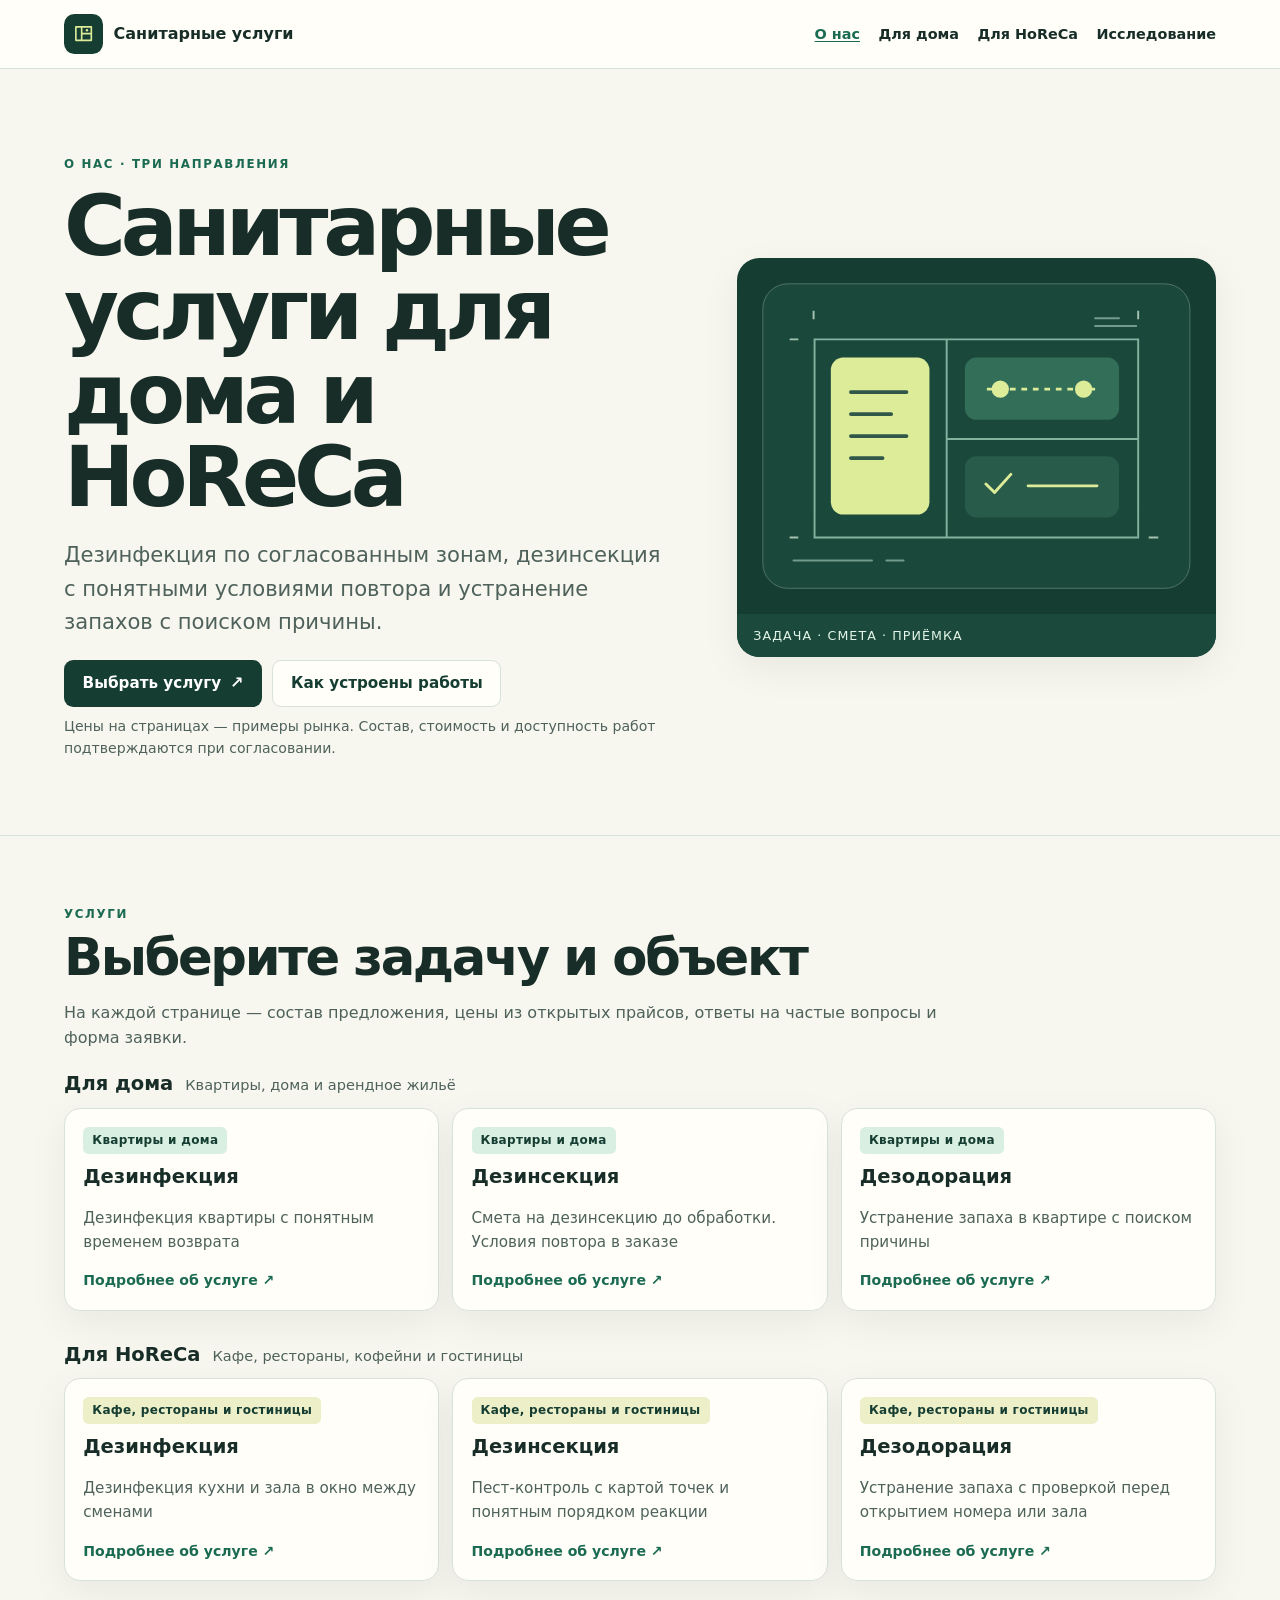
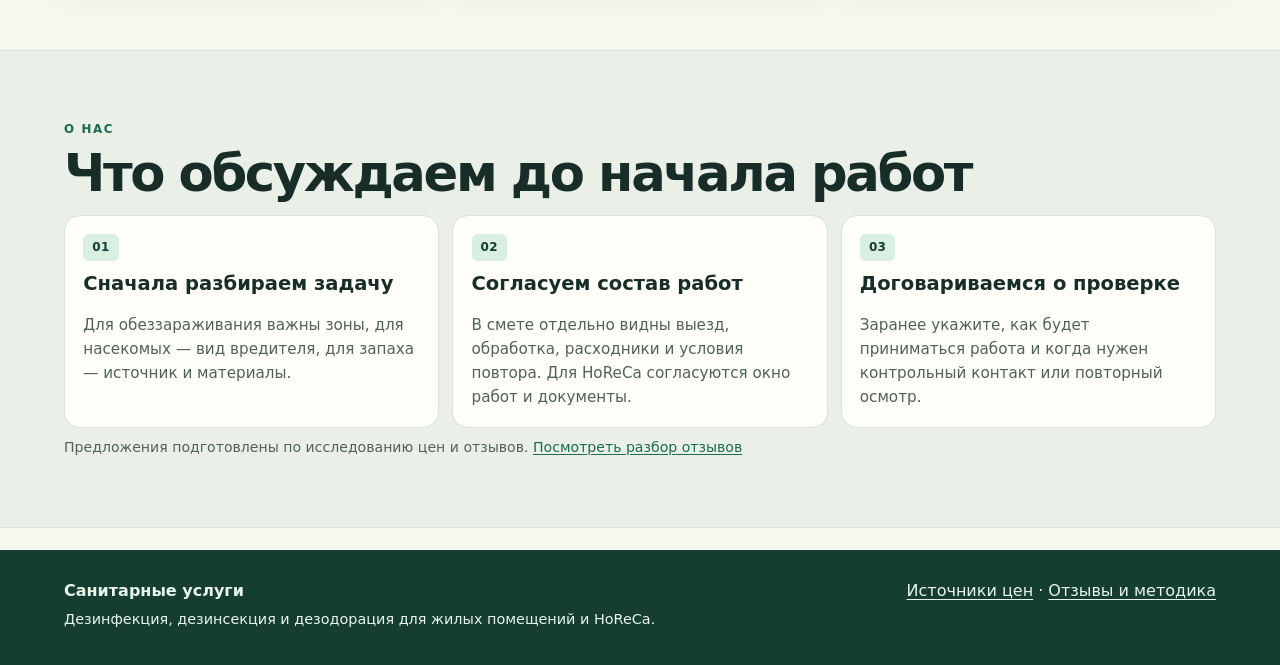
<file: services/index.html>
<!doctype html>
<html lang="ru"><head>
<meta charset="utf-8"><meta name="viewport" content="width=device-width, initial-scale=1">
<meta http-equiv="Content-Security-Policy" content="default-src 'none'; style-src 'self'; script-src 'self'; img-src 'self' data:; base-uri 'none'; form-action 'none'; object-src 'none'">
<meta name="description" content="Санитарные услуги для дома и HoReCa">
<title>Санитарные услуги — о нас и услуги</title>
<link rel="stylesheet" href="assets/landing.css">
</head><body>
<a href="#main" class="skip">Перейти к содержанию</a>
<header class="site-header"><div class="wrap header-inner">
      <a class="brand" href="./"><span class="brand-mark"><svg viewBox="0 0 24 24" fill="none" aria-hidden="true"><path d="M4 5h16v14H4zM10 5v14m0-7h10" stroke="currentColor" stroke-width="1.7" stroke-linejoin="round"/><circle cx="15.5" cy="8.5" r="1.25" fill="currentColor"/></svg></span>Санитарные услуги</a>
      <nav class="site-nav" aria-label="Основная навигация">
        <a href="./" aria-current="page">О нас</a><a href="#households">Для дома</a><a href="#horeca">Для HoReCa</a><a href="../#reviews">Исследование</a>
      </nav></div></header>
<main id="main">
    <section class="hero wrap"><div class="hero-grid"><div>
    <p class="kicker">О нас · три направления</p><h1>Санитарные услуги для дома и HoReCa</h1>
    <p class="lead">Дезинфекция по согласованным зонам, дезинсекция с понятными условиями повтора и устранение запахов с поиском причины.</p>
    <div class="actions"><a class="button button-primary button-arrow" href="#services">Выбрать услугу</a><a class="button button-secondary" href="#approach">Как устроены работы</a></div>
    <p class="fine">Цены на страницах — примеры рынка. Состав, стоимость и доступность работ подтверждаются при согласовании.</p></div><figure class="hero-art"><svg viewBox="0 0 500 372" aria-hidden="true" focusable="false">
      <rect x="27" y="27" width="446" height="318" rx="26" fill="#1a493c" stroke="#527666"/>
      <path d="M81 85h338v207H81zM219 85v207M219 189h200" fill="none" stroke="#85b19f" stroke-width="2"/>
      <path d="M80 64v-9m339 9v-9M64 85h-9m9 207h-9m375 0h10" fill="none" stroke="#a5c3ae" stroke-width="2"/>
      <path d="M59 316h82m15 0h18m200-253h25m-25 8h43" fill="none" stroke="#739b8b" stroke-width="2" stroke-linecap="round"/>
    
          <rect x="98" y="104" width="103" height="164" rx="13" fill="#ddec99"/>
          <path d="M119 140h58m-58 23h42m-42 23h58m-58 23h33" stroke="#305748" stroke-width="4" stroke-linecap="round"/>
          <rect x="238" y="104" width="161" height="65" rx="12" fill="#326e58"/>
          <path d="M261 137h113" stroke="#ddec99" stroke-width="3" stroke-dasharray="6 6"/>
          <circle cx="275" cy="137" r="9" fill="#ddec99"/><circle cx="362" cy="137" r="9" fill="#ddec99"/>
          <rect x="238" y="207" width="161" height="64" rx="12" fill="#285b49"/>
          <path d="m260 236 9 9 17-19m18 12h72" stroke="#ddec99" stroke-width="3" fill="none" stroke-linecap="round" stroke-linejoin="round"/>
        </svg><figcaption>Задача · смета · приёмка</figcaption></figure></div></section>
    <section class="section" id="services"><div class="wrap"><p class="kicker">Услуги</p><h2>Выберите задачу и объект</h2>
    <p class="section-intro">На каждой странице — состав предложения, цены из открытых прайсов, ответы на частые вопросы и форма заявки.</p>
    <div class="service-lane" id="households"><div class="lane-title"><h3>Для дома</h3><span>Квартиры, дома и арендное жильё</span></div><div class="card-grid"><a class="card" href="b2c-disinfection/">
    <span class="tag">Квартиры и дома</span>
    <h3>Дезинфекция</h3><p>Дезинфекция квартиры с понятным временем возврата</p>
    <span class="card-more">Подробнее об услуге ↗</span></a><a class="card" href="b2c-pest-control/">
    <span class="tag">Квартиры и дома</span>
    <h3>Дезинсекция</h3><p>Смета на дезинсекцию до обработки. Условия повтора в заказе</p>
    <span class="card-more">Подробнее об услуге ↗</span></a><a class="card" href="b2c-deodorization/">
    <span class="tag">Квартиры и дома</span>
    <h3>Дезодорация</h3><p>Устранение запаха в квартире с поиском причины</p>
    <span class="card-more">Подробнее об услуге ↗</span></a></div></div><div class="service-lane" id="horeca"><div class="lane-title"><h3>Для HoReCa</h3><span>Кафе, рестораны, кофейни и гостиницы</span></div><div class="card-grid"><a class="card" href="horeca-disinfection/">
    <span class="tag tag-business">Кафе, рестораны и гостиницы</span>
    <h3>Дезинфекция</h3><p>Дезинфекция кухни и зала в окно между сменами</p>
    <span class="card-more">Подробнее об услуге ↗</span></a><a class="card" href="horeca-pest-control/">
    <span class="tag tag-business">Кафе, рестораны и гостиницы</span>
    <h3>Дезинсекция</h3><p>Пест-контроль с картой точек и понятным порядком реакции</p>
    <span class="card-more">Подробнее об услуге ↗</span></a><a class="card" href="horeca-deodorization/">
    <span class="tag tag-business">Кафе, рестораны и гостиницы</span>
    <h3>Дезодорация</h3><p>Устранение запаха с проверкой перед открытием номера или зала</p>
    <span class="card-more">Подробнее об услуге ↗</span></a></div></div></div></section>
    <section class="section tint" id="approach"><div class="wrap"><p class="kicker">О нас</p><h2>Что обсуждаем до начала работ</h2>
    <div class="process-grid"><article class="process-card"><span class="step-index">01</span><h3>Сначала разбираем задачу</h3><p>Для обеззараживания важны зоны, для насекомых — вид вредителя, для запаха — источник и материалы.</p></article><article class="process-card"><span class="step-index">02</span><h3>Согласуем состав работ</h3><p>В смете отдельно видны выезд, обработка, расходники и условия повтора. Для HoReCa согласуются окно работ и документы.</p></article><article class="process-card"><span class="step-index">03</span><h3>Договариваемся о проверке</h3><p>Заранее укажите, как будет приниматься работа и когда нужен контрольный контакт или повторный осмотр.</p></article></div>
    <p class="fine">Предложения подготовлены по исследованию цен и отзывов. <a href="../#reviews">Посмотреть разбор отзывов</a></p></div></section></main>
<footer class="site-footer"><div class="wrap footer-inner">
      <div><strong>Санитарные услуги</strong><p>Дезинфекция, дезинсекция и дезодорация для жилых помещений и HoReCa.</p></div>
      <div><a href="../#section-pricing">Источники цен</a> · <a href="../#reviews">Отзывы и методика</a></div>
    </div></footer>
</body></html>
</file>
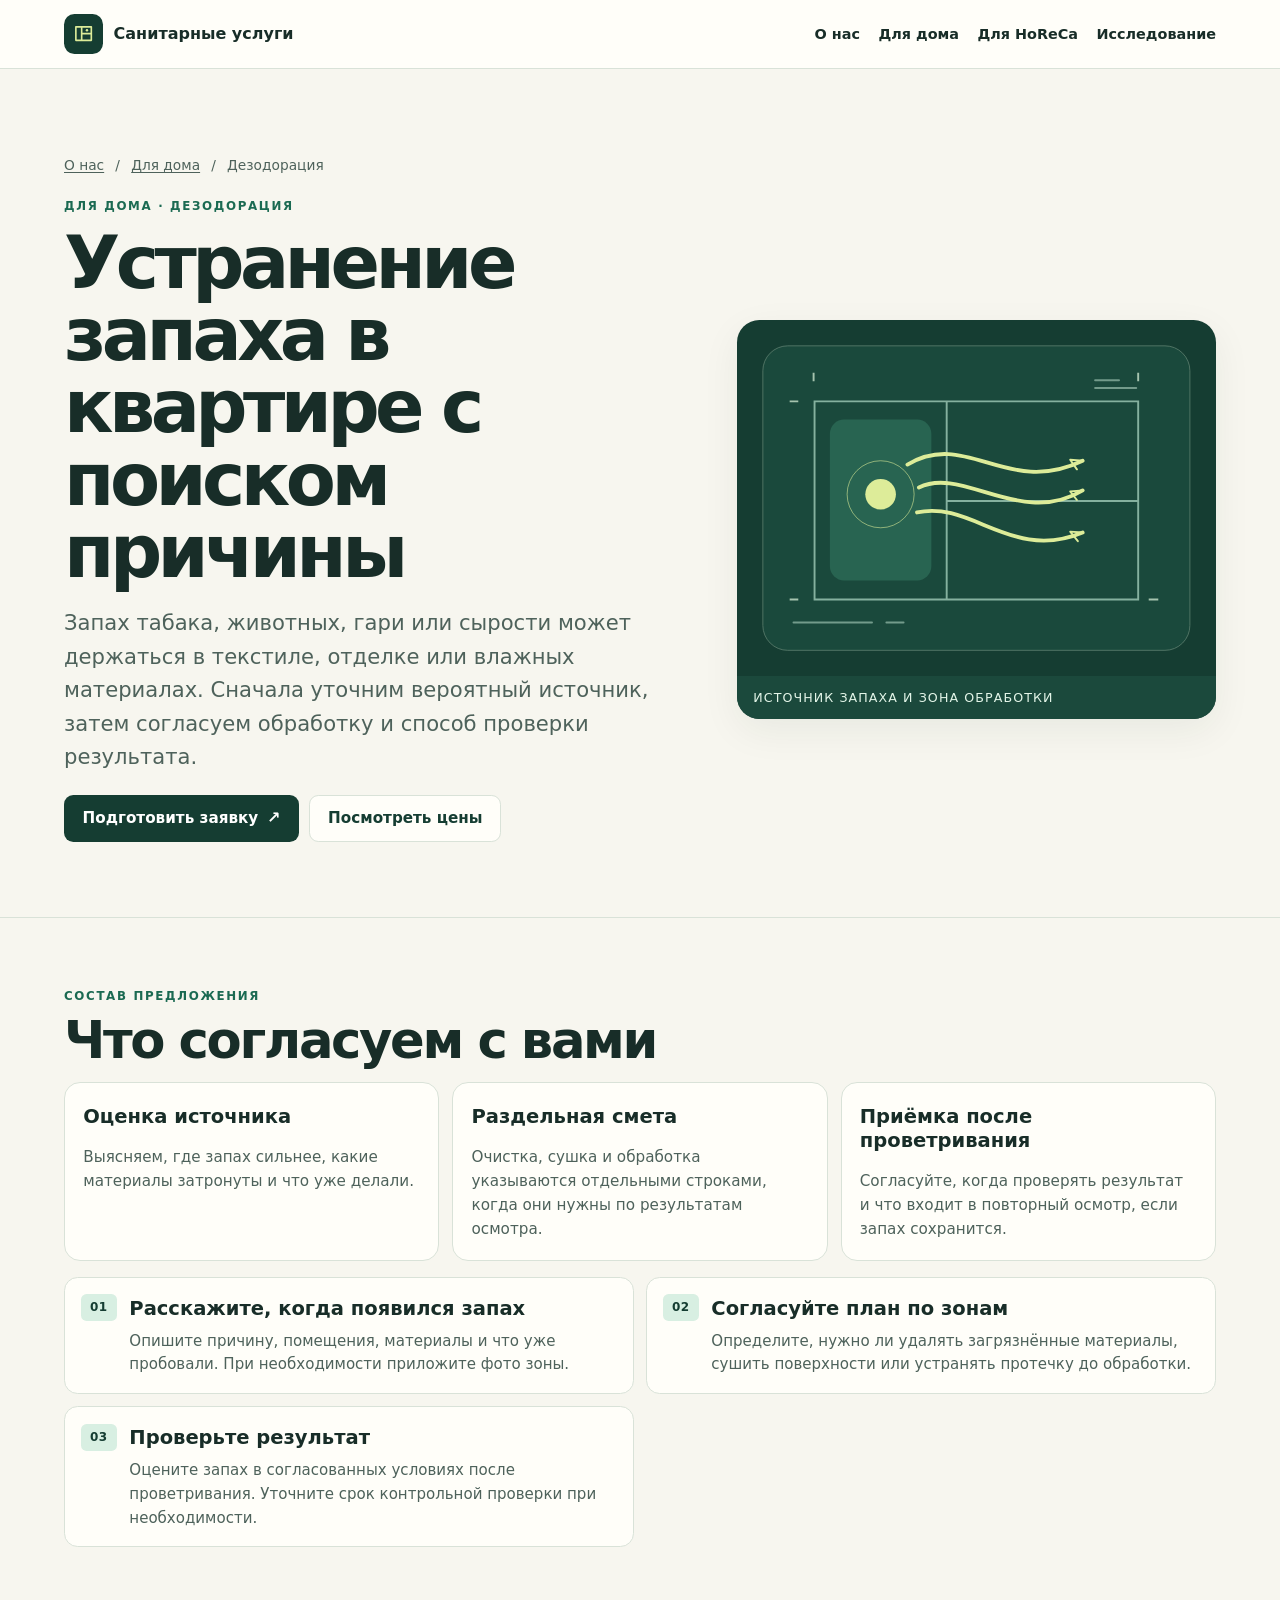
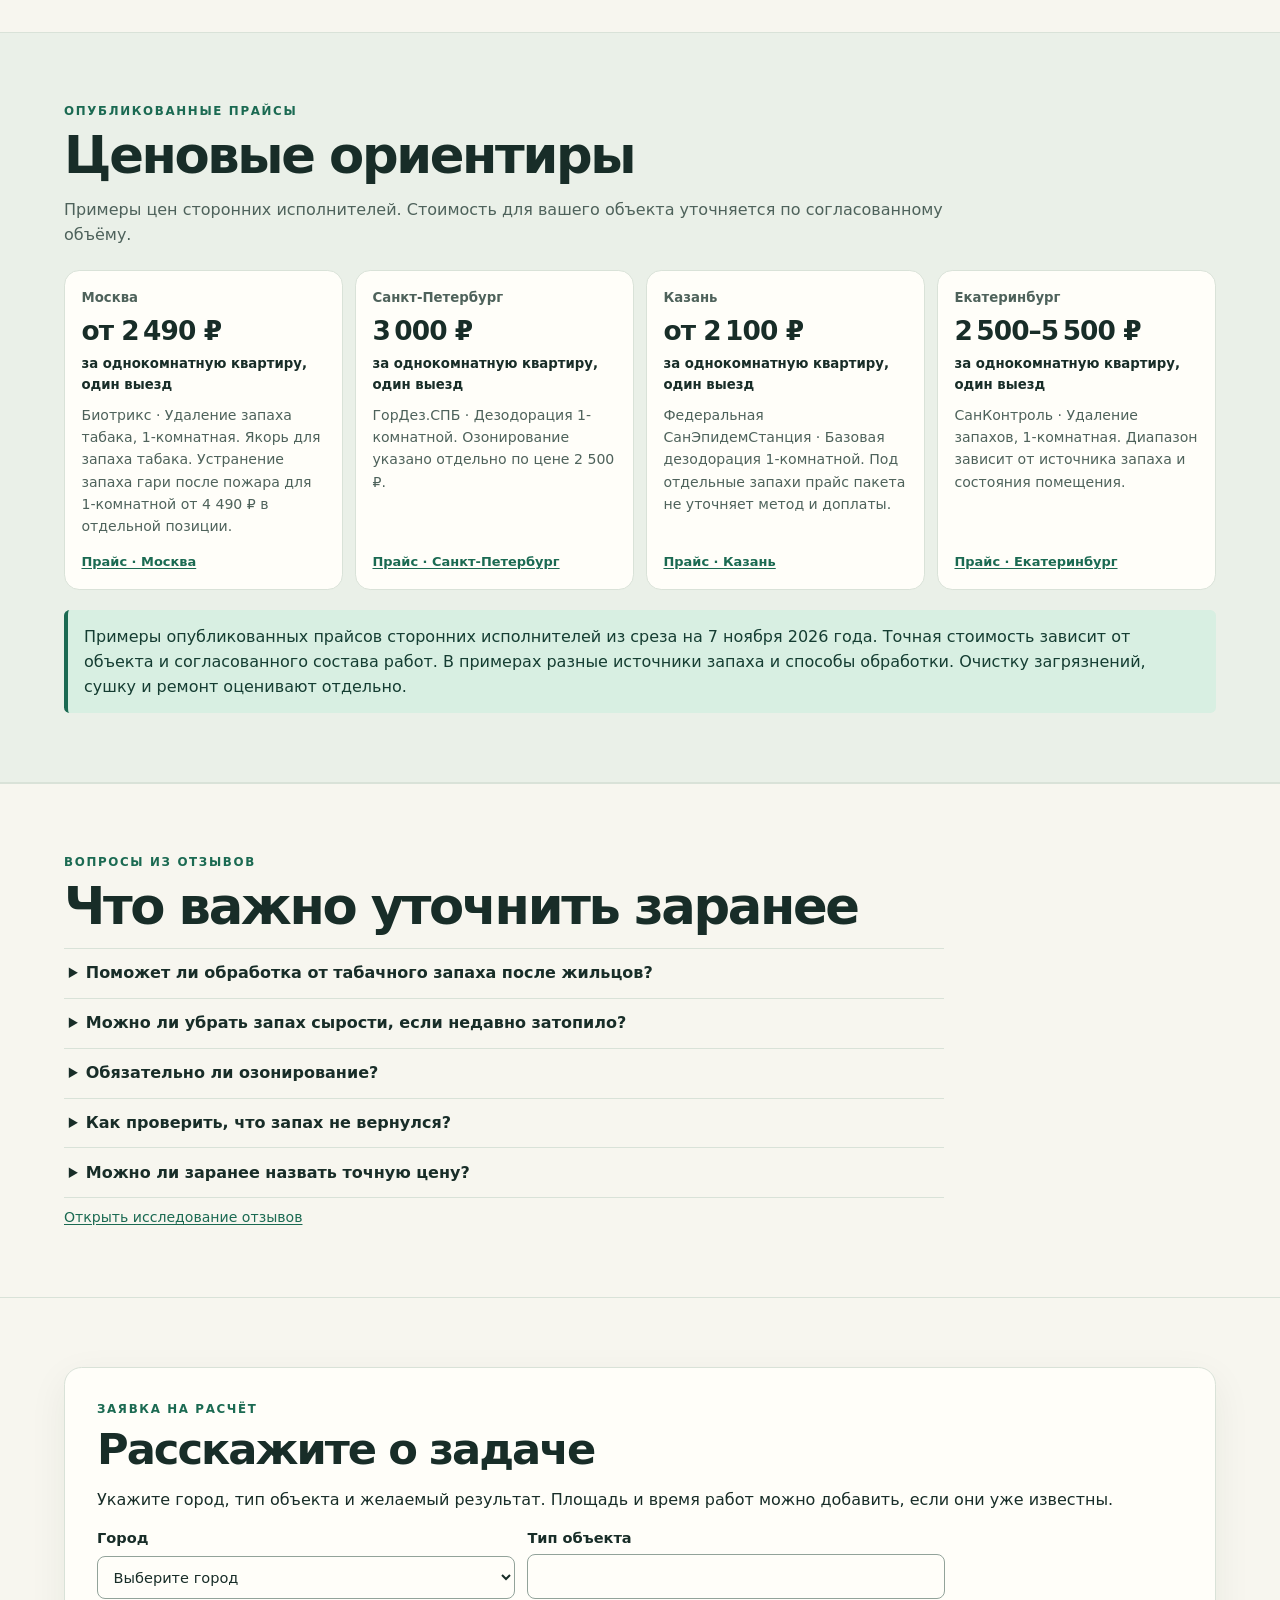
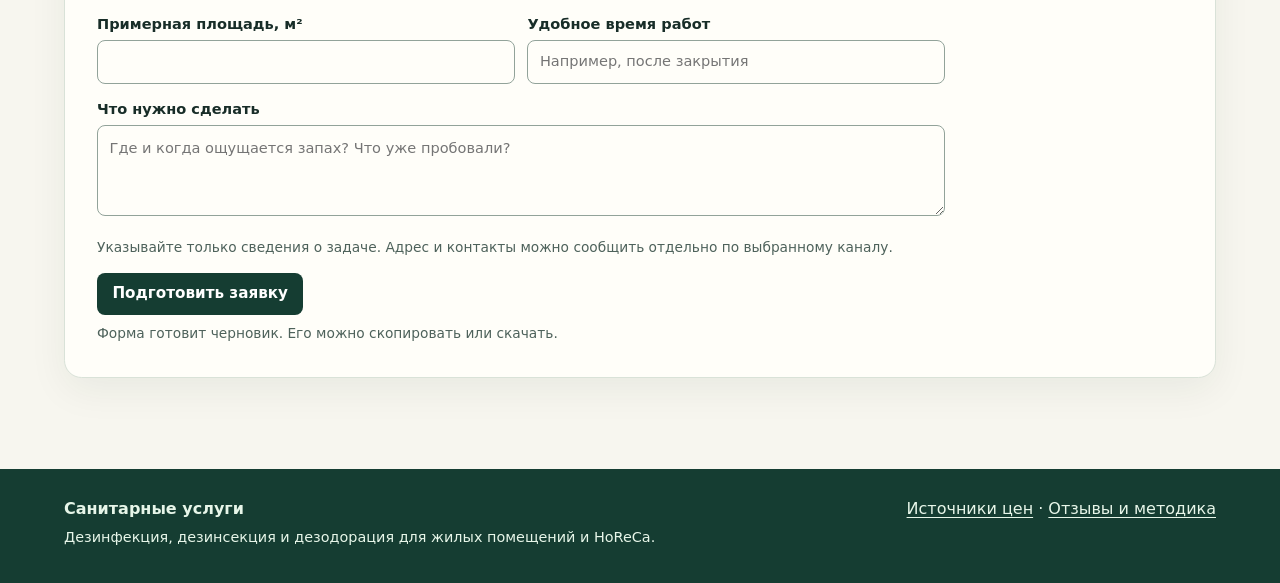
<file: services/b2c-deodorization/index.html>
<!doctype html>
<html lang="ru"><head>
<meta charset="utf-8"><meta name="viewport" content="width=device-width, initial-scale=1">
<meta http-equiv="Content-Security-Policy" content="default-src 'none'; style-src 'self'; script-src 'self'; img-src 'self' data:; base-uri 'none'; form-action 'none'; object-src 'none'">
<meta name="description" content="Запах табака, животных, гари или сырости может держаться в текстиле, отделке или влажных материалах. Сначала уточним вероятный источник, затем согласуем обработку и способ проверки результата.">
<title>Дезодорация · Для дома | Санитарные услуги</title>
<link rel="stylesheet" href="../assets/landing.css">
</head><body>
<a href="#main" class="skip">Перейти к содержанию</a>
<header class="site-header"><div class="wrap header-inner">
      <a class="brand" href="../"><span class="brand-mark"><svg viewBox="0 0 24 24" fill="none" aria-hidden="true"><path d="M4 5h16v14H4zM10 5v14m0-7h10" stroke="currentColor" stroke-width="1.7" stroke-linejoin="round"/><circle cx="15.5" cy="8.5" r="1.25" fill="currentColor"/></svg></span>Санитарные услуги</a>
      <nav class="site-nav" aria-label="Основная навигация">
        <a href="../">О нас</a><a href="../#households">Для дома</a><a href="../#horeca">Для HoReCa</a><a href="../../#reviews">Исследование</a>
      </nav></div></header>
<main id="main">
    <section class="hero service-hero wrap"><div class="crumbs"><a href="../">О нас</a><span aria-hidden="true">/</span><a href="../#households">Для дома</a><span aria-hidden="true">/</span><span>Дезодорация</span></div>
    <div class="hero-grid"><div><p class="kicker">Для дома · Дезодорация</p><h1>Устранение запаха в квартире с поиском причины</h1>
    <p class="lead">Запах табака, животных, гари или сырости может держаться в текстиле, отделке или влажных материалах. Сначала уточним вероятный источник, затем согласуем обработку и способ проверки результата.</p><div class="actions"><a class="button button-primary button-arrow" href="#request">Подготовить заявку</a><a class="button button-secondary" href="#prices">Посмотреть цены</a></div></div><figure class="hero-art"><svg viewBox="0 0 500 372" aria-hidden="true" focusable="false">
      <rect x="27" y="27" width="446" height="318" rx="26" fill="#1a493c" stroke="#527666"/>
      <path d="M81 85h338v207H81zM219 85v207M219 189h200" fill="none" stroke="#85b19f" stroke-width="2"/>
      <path d="M80 64v-9m339 9v-9M64 85h-9m9 207h-9m375 0h10" fill="none" stroke="#a5c3ae" stroke-width="2"/>
      <path d="M59 316h82m15 0h18m200-253h25m-25 8h43" fill="none" stroke="#739b8b" stroke-width="2" stroke-linecap="round"/>
    
          <rect x="97" y="104" width="106" height="168" rx="15" fill="#286451"/>
          <circle cx="150" cy="182" r="35" fill="none" stroke="#ddec99" stroke-opacity=".6"/>
          <circle cx="150" cy="182" r="16" fill="#ddec99"/>
          <path d="M178 151c62-37 104 34 183-4m-171 28c45-23 107 42 171 3m-173 23c57-13 99 52 173 21" stroke="#ddec99" stroke-width="4" stroke-linecap="round" fill="none"/>
          <path d="m361 147-13-1 7 10m6 22-13 1 7 9m6 34-13-1 8 10" fill="none" stroke="#ddec99" stroke-width="2" stroke-linecap="round" stroke-linejoin="round"/>
        </svg><figcaption>Источник запаха и зона обработки</figcaption></figure></div></section>
    <section class="section" aria-labelledby="included"><div class="wrap"><p class="kicker">Состав предложения</p><h2 id="included">Что согласуем с вами</h2><div class="process-grid"><article class="process-card"><h3>Оценка источника</h3><p>Выясняем, где запах сильнее, какие материалы затронуты и что уже делали.</p></article><article class="process-card"><h3>Раздельная смета</h3><p>Очистка, сушка и обработка указываются отдельными строками, когда они нужны по результатам осмотра.</p></article><article class="process-card"><h3>Приёмка после проветривания</h3><p>Согласуйте, когда проверять результат и что входит в повторный осмотр, если запах сохранится.</p></article></div>
    <ol class="process-list" aria-label="Этапы"><li><span class="step-index">01</span><div><h3>Расскажите, когда появился запах</h3><p>Опишите причину, помещения, материалы и что уже пробовали. При необходимости приложите фото зоны.</p></div></li><li><span class="step-index">02</span><div><h3>Согласуйте план по зонам</h3><p>Определите, нужно ли удалять загрязнённые материалы, сушить поверхности или устранять протечку до обработки.</p></div></li><li><span class="step-index">03</span><div><h3>Проверьте результат</h3><p>Оцените запах в согласованных условиях после проветривания. Уточните срок контрольной проверки при необходимости.</p></div></li></ol></div></section>
    <section class="section tint" id="prices"><div class="wrap"><p class="kicker">Опубликованные прайсы</p><h2>Ценовые ориентиры</h2>
    <p class="section-intro">Примеры цен сторонних исполнителей. Стоимость для вашего объекта уточняется по согласованному объёму.</p><div class="price-grid"><article class="price-card"><p class="price-city">Москва</p><p class="price-value">от 2 490 ₽</p>
        <p class="price-unit">за однокомнатную квартиру, один выезд</p><p class="price-detail">Биотрикс · Удаление запаха табака, 1-комнатная. Якорь для запаха табака. Устранение запаха гари после пожара для 1-комнатной от 4 490 ₽ в отдельной позиции.</p><a href="https://biotriks.ru/unichtozhenie-zapakhov" rel="noreferrer">Прайс · Москва</a></article><article class="price-card"><p class="price-city">Санкт-Петербург</p><p class="price-value">3 000 ₽</p>
        <p class="price-unit">за однокомнатную квартиру, один выезд</p><p class="price-detail">ГорДез.СПБ · Дезодорация 1-комнатной. Озонирование указано отдельно по цене 2 500 ₽.</p><a href="https://xn--c1acdi6am.xn--90a1af.xn--p1ai/odor-removal.html" rel="noreferrer">Прайс · Санкт-Петербург</a></article><article class="price-card"><p class="price-city">Казань</p><p class="price-value">от 2 100 ₽</p>
        <p class="price-unit">за однокомнатную квартиру, один выезд</p><p class="price-detail">Федеральная СанЭпидемСтанция · Базовая дезодорация 1-комнатной. Под отдельные запахи прайс пакета не уточняет метод и доплаты.</p><a href="https://kzn.fedses.ru/uslugi/dezodoracija/" rel="noreferrer">Прайс · Казань</a></article><article class="price-card"><p class="price-city">Екатеринбург</p><p class="price-value">2 500–5 500 ₽</p>
        <p class="price-unit">за однокомнатную квартиру, один выезд</p><p class="price-detail">СанКонтроль · Удаление запахов, 1-комнатная. Диапазон зависит от источника запаха и состояния помещения.</p><a href="https://san-control.ru/unichtozhenie-zapahov" rel="noreferrer">Прайс · Екатеринбург</a></article></div><p class="callout">Примеры опубликованных прайсов сторонних исполнителей из среза на 7 ноября 2026 года. Точная стоимость зависит от объекта и согласованного состава работ. В примерах разные источники запаха и способы обработки. Очистку загрязнений, сушку и ремонт оценивают отдельно.</p></div></section>
    <section class="section" id="questions"><div class="wrap"><p class="kicker">Вопросы из отзывов</p><h2>Что важно уточнить заранее</h2>
    <div class="faq"><details><summary>Поможет ли обработка от табачного запаха после жильцов?</summary><p>Начните с осмотра зоны и текстиля. Если запах держится в мягкой мебели или отделке, обработку воздуха могут дополнить очисткой поверхностей и текстиля.</p><p class=source><a href="https://yandex.com/maps/org/77795260187/reviews/?reviews%5BpublicId%5D=i1TnQHSkOom2RWdeoii2s3QrXa9Wgs9S" rel="noreferrer">Источник вопроса</a></p></details><details><summary>Можно ли убрать запах сырости, если недавно затопило?</summary><p>Сначала выясните, остановлена ли протечка и что ещё влажное. При необходимости в план отдельно включаются сушка и устранение причины, а затем обработка.</p><p class=source><a href="https://yandex.com/maps/org/16358241478/reviews/?reviews%5BpublicId%5D=z9z45MzxEQM-UoWD0RB0PN56AxVrr_pK" rel="noreferrer">Источник вопроса</a></p></details><details><summary>Обязательно ли озонирование?</summary><p>Метод зависит от источника и материалов. Исполнитель объяснит, что нужно очистить или высушить и какие условия доступа действуют при выбранной обработке.</p></details><details><summary>Как проверить, что запах не вернулся?</summary><p>Договоритесь о проверке после проветривания. Если запах сохранится, пригодится запись о месте, времени и условиях, в которых он снова ощущается. Порядок повторного осмотра укажите в заказе.</p><p class=source><a href="https://yandex.com/maps/org/77795260187/reviews/?reviews%5BpublicId%5D=pvA24ZvutmufVmf74DfNtx-88ZC27pe" rel="noreferrer">Источник вопроса</a></p></details><details><summary>Можно ли заранее назвать точную цену?</summary><p>Предварительная оценка зависит от площади и описания запаха. Итоговая смета учитывает источник, состояние материалов и необходимость дополнительных работ.</p></details></div><p class="fine"><a href="../../#reviews">Открыть исследование отзывов</a></p></div></section>
    <section class="section"><div class="wrap"><section class="request-section" id="request" aria-labelledby="request-heading"
         data-request data-service="Дезодорация" data-audience="B2C"
         data-route="" data-route-label="">
  <div class="request-intro">
    <p class="kicker">Заявка на расчёт</p>
    <h2 id="request-heading">Расскажите о задаче</h2>
    <p>Укажите город, тип объекта и желаемый результат. Площадь и время работ можно добавить, если они уже известны.</p>
  </div>
  <form class="request-form" hidden>
    <div class="request-fields">
      <label for="request-city">Город
        <select id="request-city" data-request-field="city" required>
          <option value="">Выберите город</option>
          <option>Москва</option>
          <option>Санкт-Петербург</option>
          <option>Казань</option>
          <option>Екатеринбург</option>
          <option>Другой город</option>
        </select>
      </label>
      <label for="request-object">Тип объекта
        <input id="request-object" data-request-field="object" maxlength="90" required>
      </label>
      <label for="request-area">Примерная площадь, м²
        <input id="request-area" data-request-field="area" type="number" min="1" max="1000000" step="any" inputmode="decimal">
      </label>
      <label for="request-window">Удобное время работ
        <input id="request-window" data-request-field="window" maxlength="120" placeholder="Например, после закрытия">
      </label>
      <label class="request-wide" for="request-details">Что нужно сделать
        <textarea id="request-details" placeholder="Где и когда ощущается запах? Что уже пробовали?" data-request-field="details" rows="3" maxlength="500" aria-describedby="request-private"></textarea>
      </label>
    </div>
    <p id="request-private" class="request-hint">Указывайте только сведения о задаче. Адрес и контакты можно сообщить отдельно по выбранному каналу.</p>
    <button class="button button-primary" type="submit">Подготовить заявку</button>
  </form>
  <div class="request-result" hidden data-request-result>
    <label for="request-draft">Текст заявки</label>
    <textarea id="request-draft" rows="7" readonly data-request-draft></textarea>
    <div class="request-actions">
      <button class="button button-primary" type="button" data-request-copy>Скопировать</button>
      <button class="button button-secondary" type="button" data-request-download>Скачать текст</button>
      <a class="button button-secondary" data-request-send hidden></a>
    </div>
  </div>
  <p class="request-hint" role="status" data-request-status></p>
  <noscript><p>Для подготовки черновика включите JavaScript в браузере.</p></noscript>
</section>
</div></section></main>
<footer class="site-footer"><div class="wrap footer-inner">
      <div><strong>Санитарные услуги</strong><p>Дезинфекция, дезинсекция и дезодорация для жилых помещений и HoReCa.</p></div>
      <div><a href="../../#section-pricing">Источники цен</a> · <a href="../../#reviews">Отзывы и методика</a></div>
    </div></footer><script src="../assets/request.js" defer></script>
</body></html>
</file>
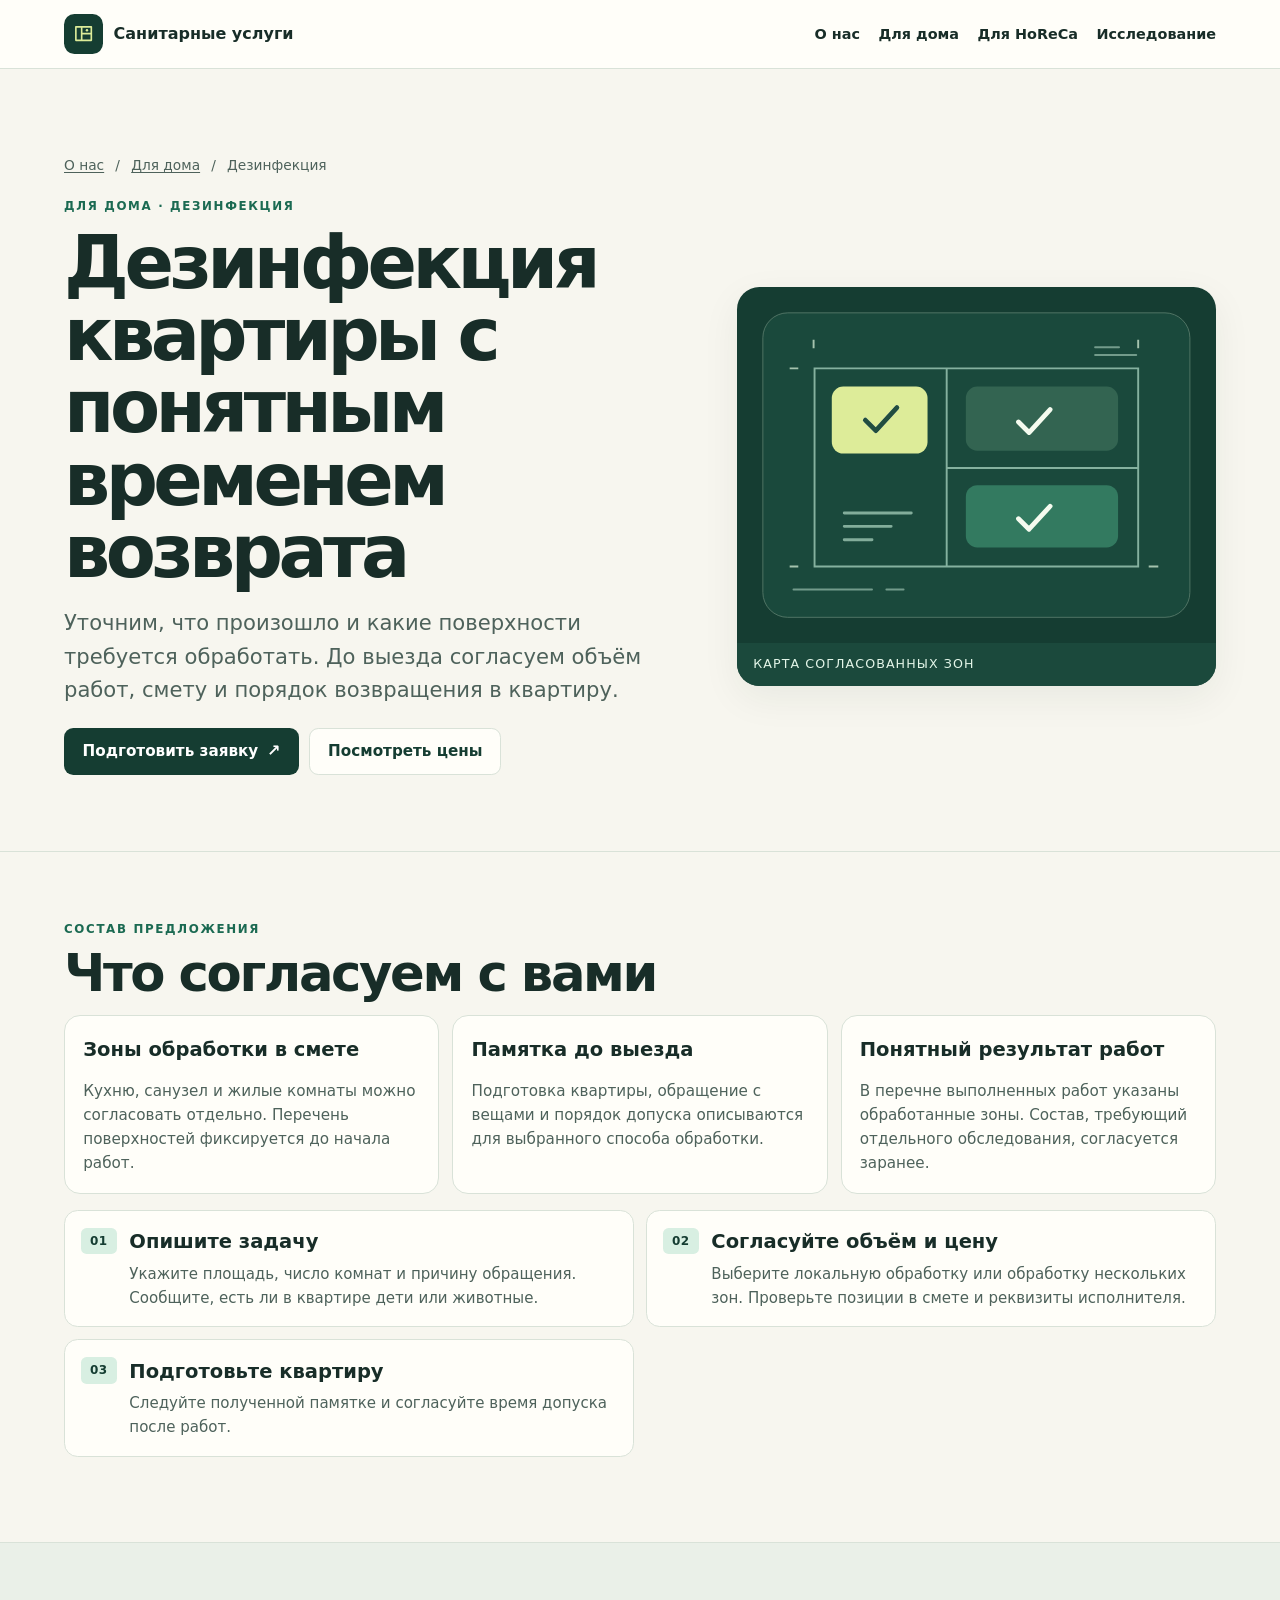
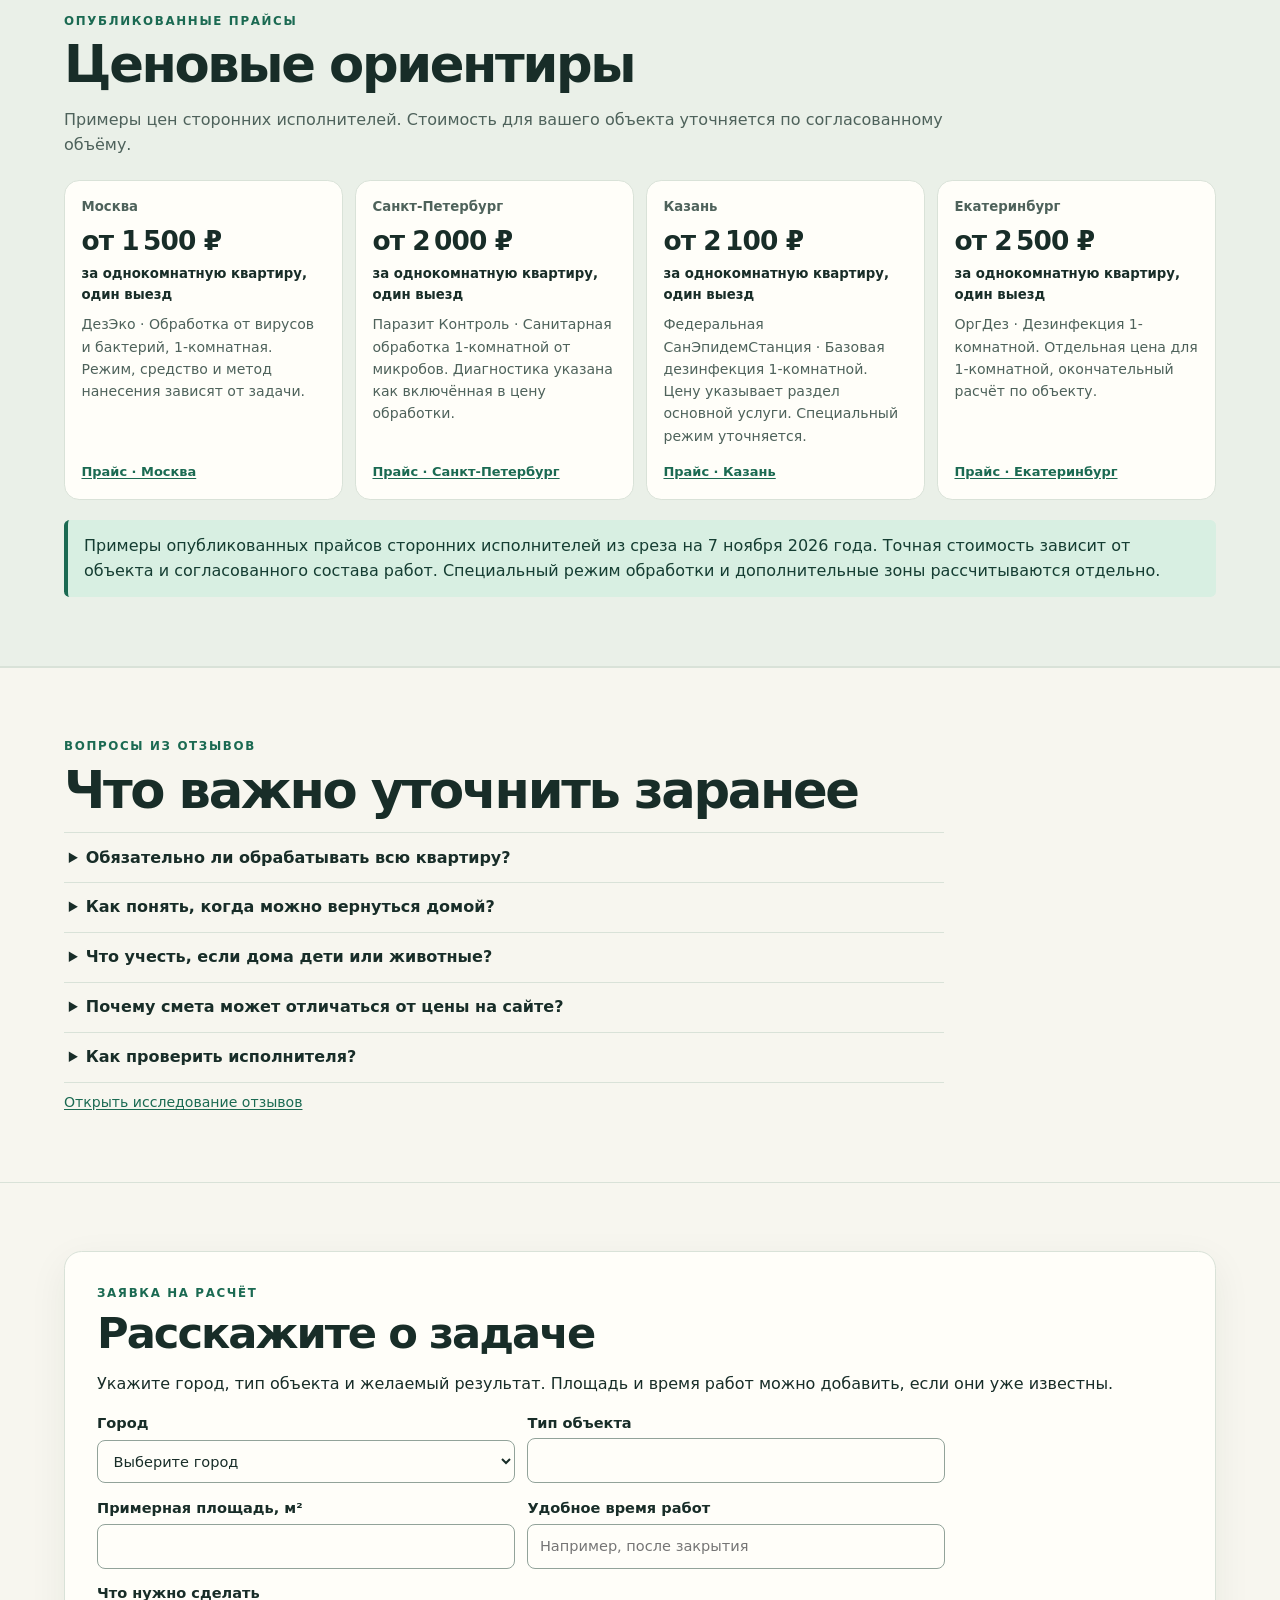
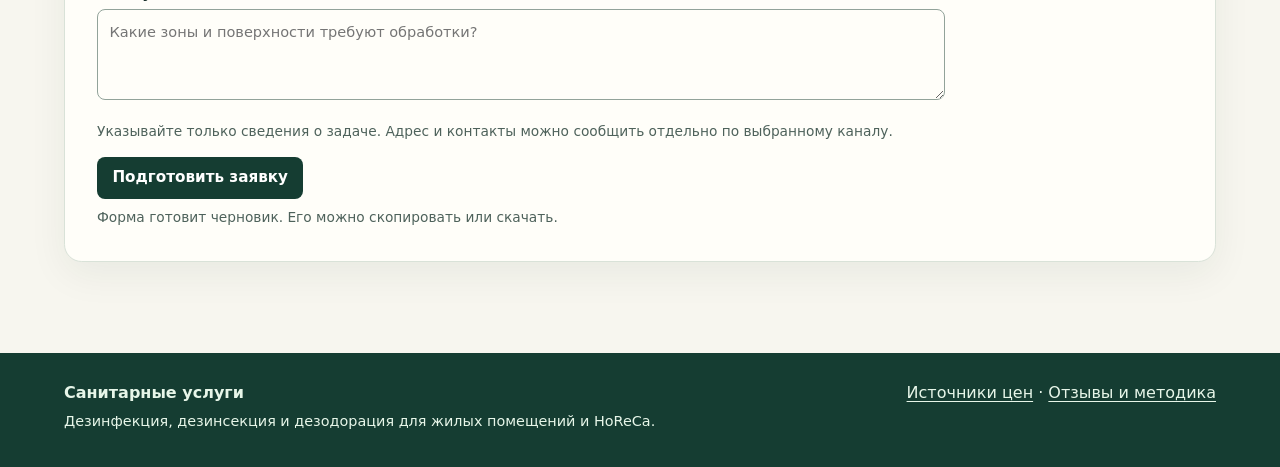
<file: services/b2c-disinfection/index.html>
<!doctype html>
<html lang="ru"><head>
<meta charset="utf-8"><meta name="viewport" content="width=device-width, initial-scale=1">
<meta http-equiv="Content-Security-Policy" content="default-src 'none'; style-src 'self'; script-src 'self'; img-src 'self' data:; base-uri 'none'; form-action 'none'; object-src 'none'">
<meta name="description" content="Уточним, что произошло и какие поверхности требуется обработать. До выезда согласуем объём работ, смету и порядок возвращения в квартиру.">
<title>Дезинфекция · Для дома | Санитарные услуги</title>
<link rel="stylesheet" href="../assets/landing.css">
</head><body>
<a href="#main" class="skip">Перейти к содержанию</a>
<header class="site-header"><div class="wrap header-inner">
      <a class="brand" href="../"><span class="brand-mark"><svg viewBox="0 0 24 24" fill="none" aria-hidden="true"><path d="M4 5h16v14H4zM10 5v14m0-7h10" stroke="currentColor" stroke-width="1.7" stroke-linejoin="round"/><circle cx="15.5" cy="8.5" r="1.25" fill="currentColor"/></svg></span>Санитарные услуги</a>
      <nav class="site-nav" aria-label="Основная навигация">
        <a href="../">О нас</a><a href="../#households">Для дома</a><a href="../#horeca">Для HoReCa</a><a href="../../#reviews">Исследование</a>
      </nav></div></header>
<main id="main">
    <section class="hero service-hero wrap"><div class="crumbs"><a href="../">О нас</a><span aria-hidden="true">/</span><a href="../#households">Для дома</a><span aria-hidden="true">/</span><span>Дезинфекция</span></div>
    <div class="hero-grid"><div><p class="kicker">Для дома · Дезинфекция</p><h1>Дезинфекция квартиры с понятным временем возврата</h1>
    <p class="lead">Уточним, что произошло и какие поверхности требуется обработать. До выезда согласуем объём работ, смету и порядок возвращения в квартиру.</p><div class="actions"><a class="button button-primary button-arrow" href="#request">Подготовить заявку</a><a class="button button-secondary" href="#prices">Посмотреть цены</a></div></div><figure class="hero-art"><svg viewBox="0 0 500 372" aria-hidden="true" focusable="false">
      <rect x="27" y="27" width="446" height="318" rx="26" fill="#1a493c" stroke="#527666"/>
      <path d="M81 85h338v207H81zM219 85v207M219 189h200" fill="none" stroke="#85b19f" stroke-width="2"/>
      <path d="M80 64v-9m339 9v-9M64 85h-9m9 207h-9m375 0h10" fill="none" stroke="#a5c3ae" stroke-width="2"/>
      <path d="M59 316h82m15 0h18m200-253h25m-25 8h43" fill="none" stroke="#739b8b" stroke-width="2" stroke-linecap="round"/>
    
          <rect x="99" y="104" width="100" height="70" rx="12" fill="#ddec99"/>
          <rect x="239" y="104" width="159" height="67" rx="12" fill="#336451"/>
          <rect x="239" y="207" width="159" height="65" rx="12" fill="#337a60"/>
          <path d="m134 139 11 11 22-24m127 15 11 11 22-24m-33 114 11 11 22-24" fill="none" stroke="#f5fbef" stroke-width="5" stroke-linecap="round" stroke-linejoin="round"/>
          <path d="m134 139 11 11 22-24" fill="none" stroke="#214d3f" stroke-width="5" stroke-linecap="round" stroke-linejoin="round"/>
          <path d="M112 236h70m-70 14h49m-49 14h29" stroke="#83ad9b" stroke-width="3" stroke-linecap="round"/>
        </svg><figcaption>Карта согласованных зон</figcaption></figure></div></section>
    <section class="section" aria-labelledby="included"><div class="wrap"><p class="kicker">Состав предложения</p><h2 id="included">Что согласуем с вами</h2><div class="process-grid"><article class="process-card"><h3>Зоны обработки в смете</h3><p>Кухню, санузел и жилые комнаты можно согласовать отдельно. Перечень поверхностей фиксируется до начала работ.</p></article><article class="process-card"><h3>Памятка до выезда</h3><p>Подготовка квартиры, обращение с вещами и порядок допуска описываются для выбранного способа обработки.</p></article><article class="process-card"><h3>Понятный результат работ</h3><p>В перечне выполненных работ указаны обработанные зоны. Состав, требующий отдельного обследования, согласуется заранее.</p></article></div>
    <ol class="process-list" aria-label="Этапы"><li><span class="step-index">01</span><div><h3>Опишите задачу</h3><p>Укажите площадь, число комнат и причину обращения. Сообщите, есть ли в квартире дети или животные.</p></div></li><li><span class="step-index">02</span><div><h3>Согласуйте объём и цену</h3><p>Выберите локальную обработку или обработку нескольких зон. Проверьте позиции в смете и реквизиты исполнителя.</p></div></li><li><span class="step-index">03</span><div><h3>Подготовьте квартиру</h3><p>Следуйте полученной памятке и согласуйте время допуска после работ.</p></div></li></ol></div></section>
    <section class="section tint" id="prices"><div class="wrap"><p class="kicker">Опубликованные прайсы</p><h2>Ценовые ориентиры</h2>
    <p class="section-intro">Примеры цен сторонних исполнителей. Стоимость для вашего объекта уточняется по согласованному объёму.</p><div class="price-grid"><article class="price-card"><p class="price-city">Москва</p><p class="price-value">от 1 500 ₽</p>
        <p class="price-unit">за однокомнатную квартиру, один выезд</p><p class="price-detail">ДезЭко · Обработка от вирусов и бактерий, 1-комнатная. Режим, средство и метод нанесения зависят от задачи.</p><a href="https://deseko.ru/dezinfekciya/" rel="noreferrer">Прайс · Москва</a></article><article class="price-card"><p class="price-city">Санкт-Петербург</p><p class="price-value">от 2 000 ₽</p>
        <p class="price-unit">за однокомнатную квартиру, один выезд</p><p class="price-detail">Паразит Контроль · Санитарная обработка 1-комнатной от микробов. Диагностика указана как включённая в цену обработки.</p><a href="https://parasite-control.ru/mikroby" rel="noreferrer">Прайс · Санкт-Петербург</a></article><article class="price-card"><p class="price-city">Казань</p><p class="price-value">от 2 100 ₽</p>
        <p class="price-unit">за однокомнатную квартиру, один выезд</p><p class="price-detail">Федеральная СанЭпидемСтанция · Базовая дезинфекция 1-комнатной. Цену указывает раздел основной услуги. Специальный режим уточняется.</p><a href="https://kzn.fedses.ru/uslugi/dezinfekcija/" rel="noreferrer">Прайс · Казань</a></article><article class="price-card"><p class="price-city">Екатеринбург</p><p class="price-value">от 2 500 ₽</p>
        <p class="price-unit">за однокомнатную квартиру, один выезд</p><p class="price-detail">ОргДез · Дезинфекция 1-комнатной. Отдельная цена для 1-комнатной, окончательный расчёт по объекту.</p><a href="https://ekaterinburg.orgdez.ru/uslugi/provedenie-dezinfekczii/" rel="noreferrer">Прайс · Екатеринбург</a></article></div><p class="callout">Примеры опубликованных прайсов сторонних исполнителей из среза на 7 ноября 2026 года. Точная стоимость зависит от объекта и согласованного состава работ. Специальный режим обработки и дополнительные зоны рассчитываются отдельно.</p></div></section>
    <section class="section" id="questions"><div class="wrap"><p class="kicker">Вопросы из отзывов</p><h2>Что важно уточнить заранее</h2>
    <div class="faq"><details><summary>Обязательно ли обрабатывать всю квартиру?</summary><p>Укажите, что случилось и какие помещения затронуты. План может охватывать отдельные поверхности, одну комнату или несколько зон в зависимости от задачи.</p><p class=source><a href="https://yandex.com/maps/org/16358241478/reviews/?reviews%5BpublicId%5D=LmMRQHjGVfncW4TYv5peSsO4svkx9pWiG" rel="noreferrer">Источник вопроса</a></p></details><details><summary>Как понять, когда можно вернуться домой?</summary><p>Попросите письменную памятку до визита. Время допуска и порядок проветривания определяются для согласованного метода и средства, с учётом инструкции производителя.</p><p class=source><a href="https://yandex.com/maps/org/1140127397/reviews/?reviews%5BpublicId%5D=_aGtSDZikWQXD9ju1Ixaoujv4S-thQOO" rel="noreferrer">Источник вопроса</a></p></details><details><summary>Что учесть, если дома дети или животные?</summary><p>Сообщите о детях и питомцах заранее. Исполнитель уточнит, какие поверхности нужно подготовить и в каких условиях можно вернуться в помещение. Необходимость обработки зависит от ситуации.</p></details><details><summary>Почему смета может отличаться от цены на сайте?</summary><p>Прайс указывает конкретный тип помещения и базовый объём. В смете уточняются площадь, зоны, режим и дополнительные работы. Если объём меняется, его согласуют до обработки.</p></details><details><summary>Как проверить исполнителя?</summary><p>Попросите реквизиты и номер лицензии. Сверьте сведения в реестре, затем проверьте, что согласованные зоны, цена и порядок допуска зафиксированы письменно.</p><p class=source><a href="https://zpp.rospotrebnadzor.ru/news/federal/540127" rel="noreferrer">Источник вопроса</a></p></details></div><p class="fine"><a href="../../#reviews">Открыть исследование отзывов</a></p></div></section>
    <section class="section"><div class="wrap"><section class="request-section" id="request" aria-labelledby="request-heading"
         data-request data-service="Дезинфекция" data-audience="B2C"
         data-route="" data-route-label="">
  <div class="request-intro">
    <p class="kicker">Заявка на расчёт</p>
    <h2 id="request-heading">Расскажите о задаче</h2>
    <p>Укажите город, тип объекта и желаемый результат. Площадь и время работ можно добавить, если они уже известны.</p>
  </div>
  <form class="request-form" hidden>
    <div class="request-fields">
      <label for="request-city">Город
        <select id="request-city" data-request-field="city" required>
          <option value="">Выберите город</option>
          <option>Москва</option>
          <option>Санкт-Петербург</option>
          <option>Казань</option>
          <option>Екатеринбург</option>
          <option>Другой город</option>
        </select>
      </label>
      <label for="request-object">Тип объекта
        <input id="request-object" data-request-field="object" maxlength="90" required>
      </label>
      <label for="request-area">Примерная площадь, м²
        <input id="request-area" data-request-field="area" type="number" min="1" max="1000000" step="any" inputmode="decimal">
      </label>
      <label for="request-window">Удобное время работ
        <input id="request-window" data-request-field="window" maxlength="120" placeholder="Например, после закрытия">
      </label>
      <label class="request-wide" for="request-details">Что нужно сделать
        <textarea id="request-details" placeholder="Какие зоны и поверхности требуют обработки?" data-request-field="details" rows="3" maxlength="500" aria-describedby="request-private"></textarea>
      </label>
    </div>
    <p id="request-private" class="request-hint">Указывайте только сведения о задаче. Адрес и контакты можно сообщить отдельно по выбранному каналу.</p>
    <button class="button button-primary" type="submit">Подготовить заявку</button>
  </form>
  <div class="request-result" hidden data-request-result>
    <label for="request-draft">Текст заявки</label>
    <textarea id="request-draft" rows="7" readonly data-request-draft></textarea>
    <div class="request-actions">
      <button class="button button-primary" type="button" data-request-copy>Скопировать</button>
      <button class="button button-secondary" type="button" data-request-download>Скачать текст</button>
      <a class="button button-secondary" data-request-send hidden></a>
    </div>
  </div>
  <p class="request-hint" role="status" data-request-status></p>
  <noscript><p>Для подготовки черновика включите JavaScript в браузере.</p></noscript>
</section>
</div></section></main>
<footer class="site-footer"><div class="wrap footer-inner">
      <div><strong>Санитарные услуги</strong><p>Дезинфекция, дезинсекция и дезодорация для жилых помещений и HoReCa.</p></div>
      <div><a href="../../#section-pricing">Источники цен</a> · <a href="../../#reviews">Отзывы и методика</a></div>
    </div></footer><script src="../assets/request.js" defer></script>
</body></html>
</file>
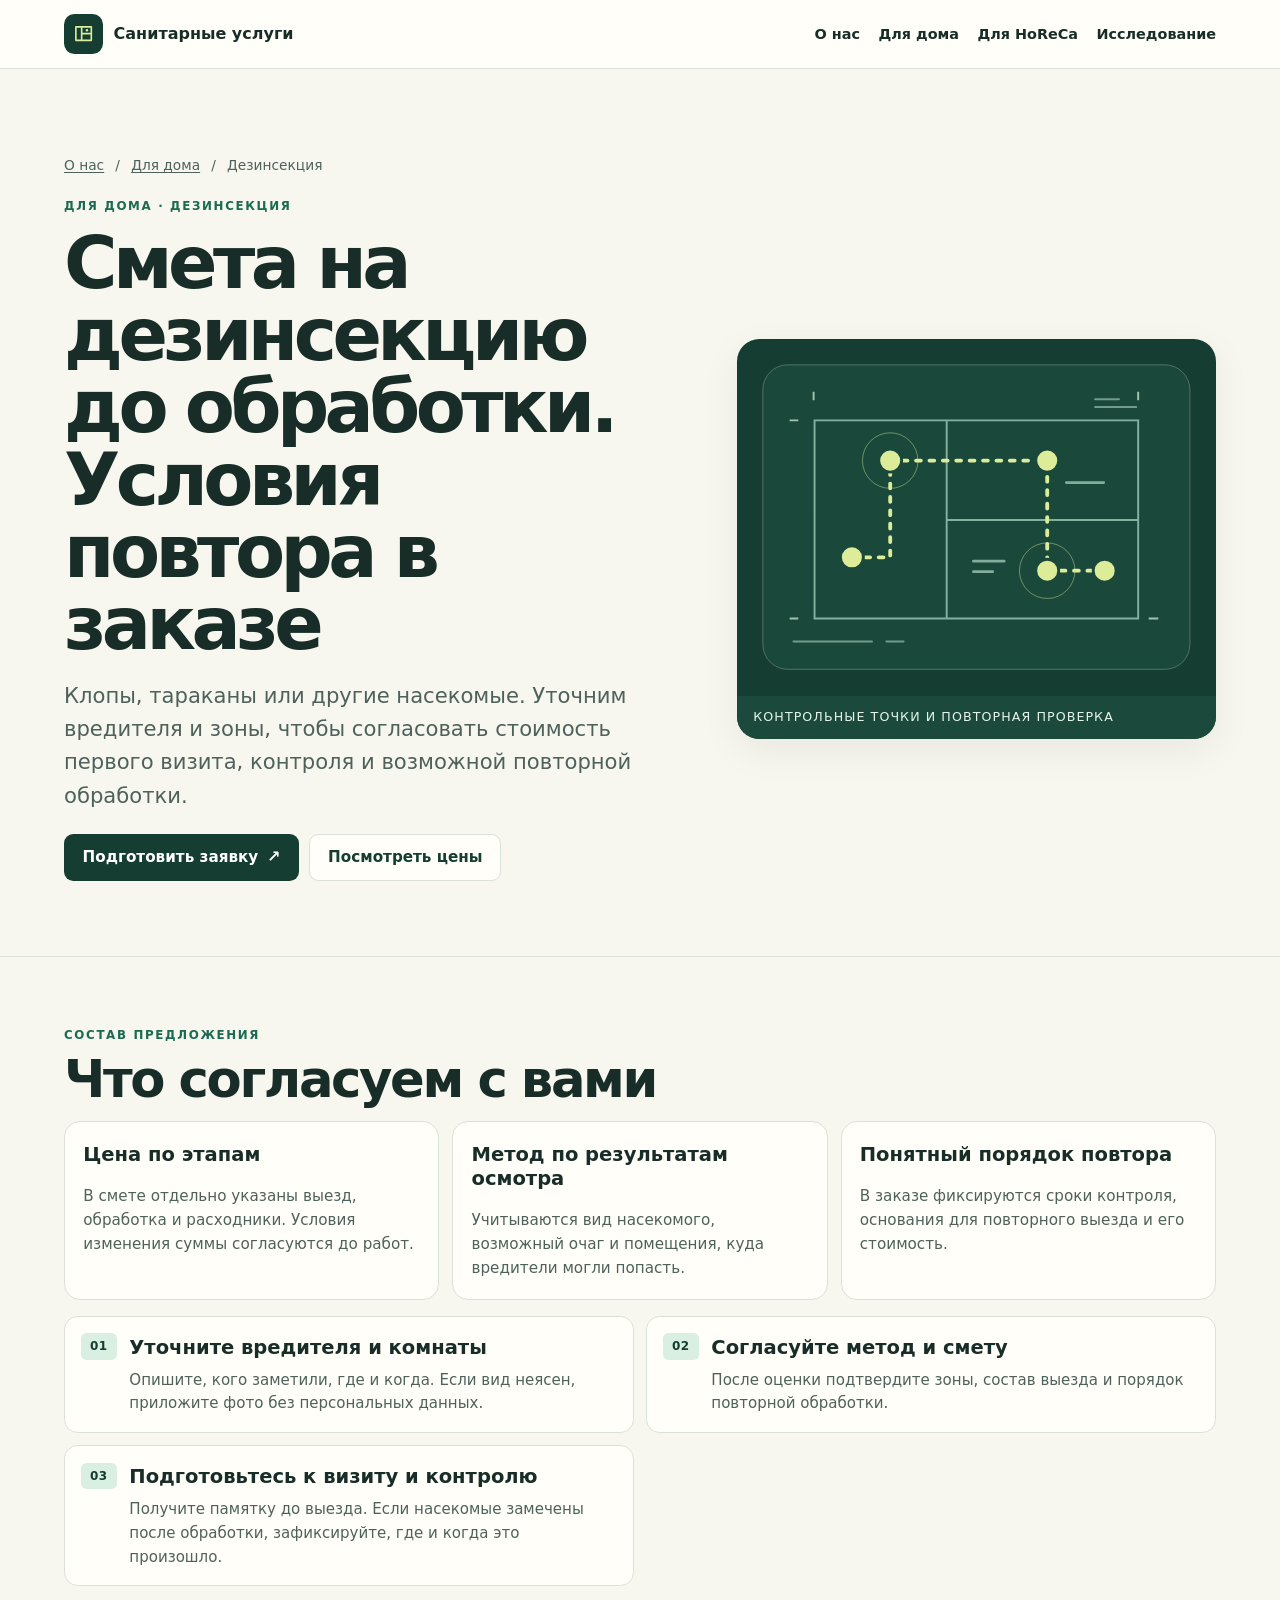
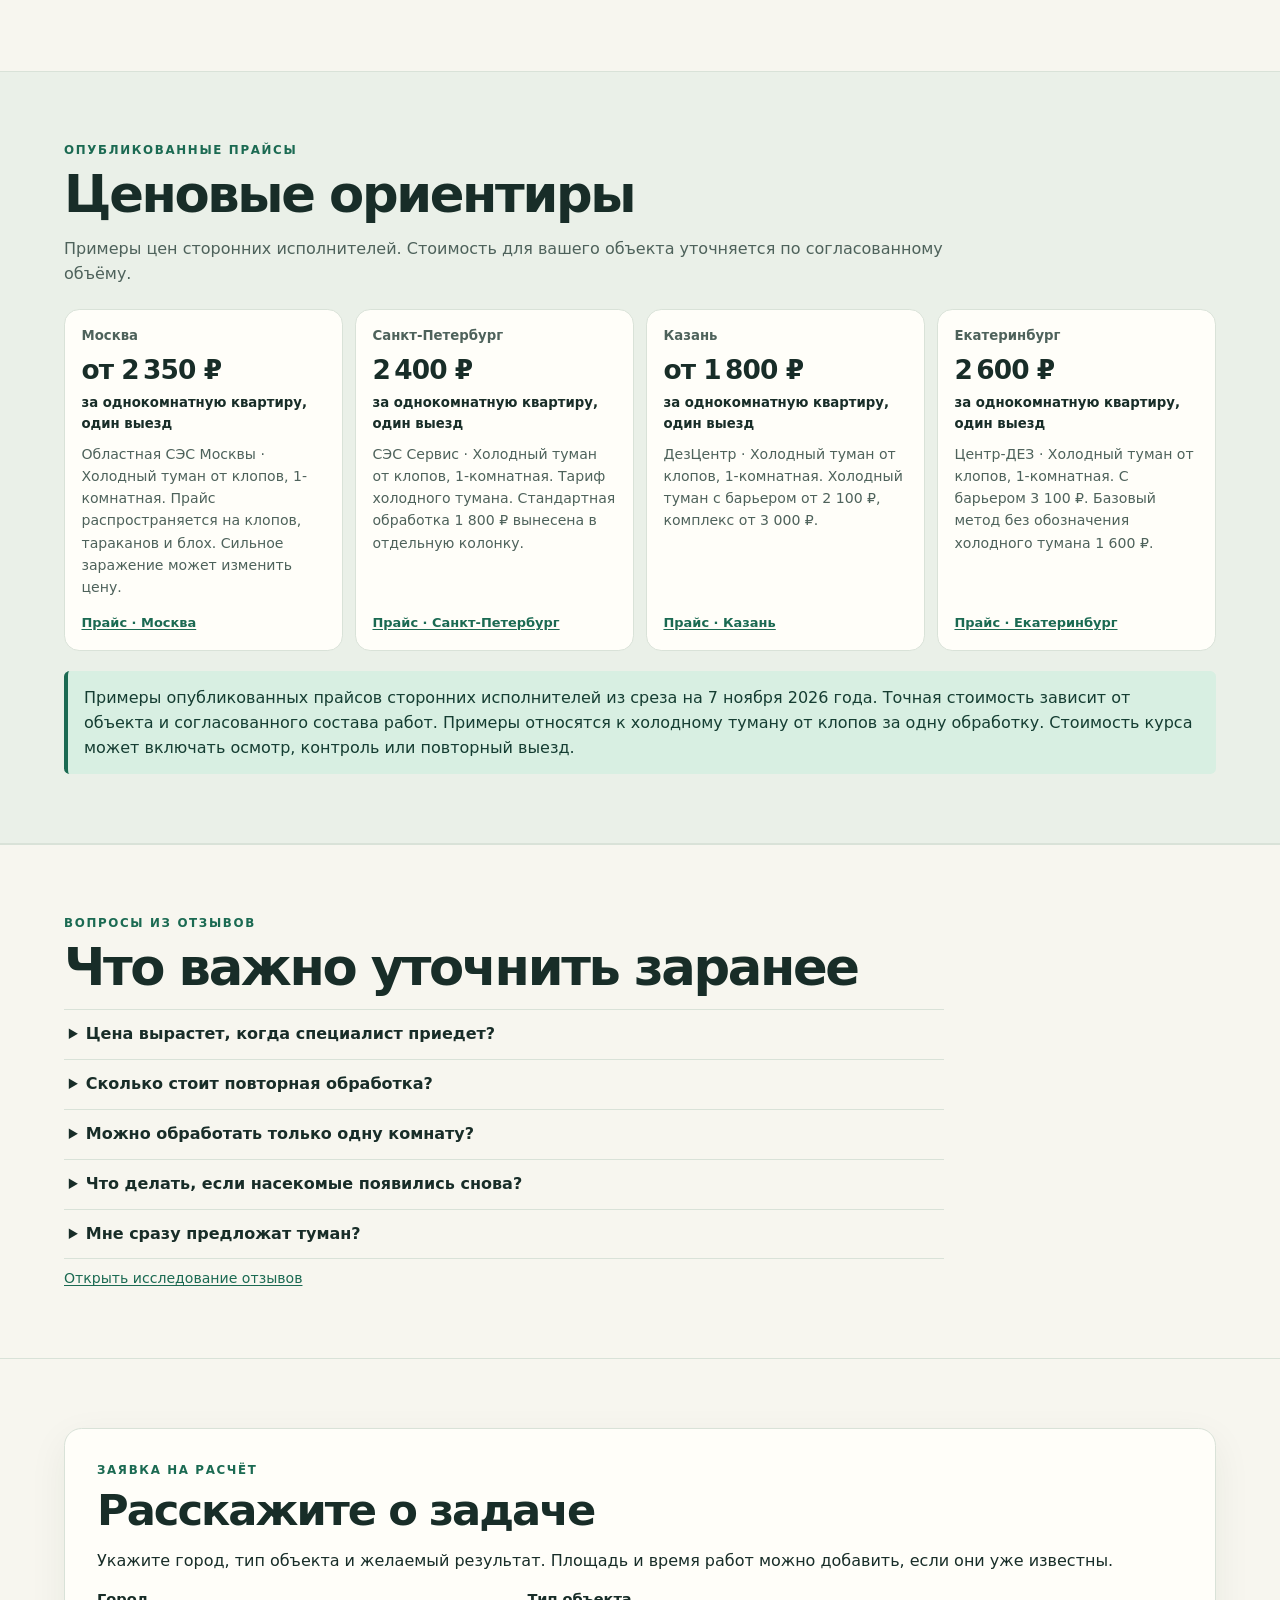
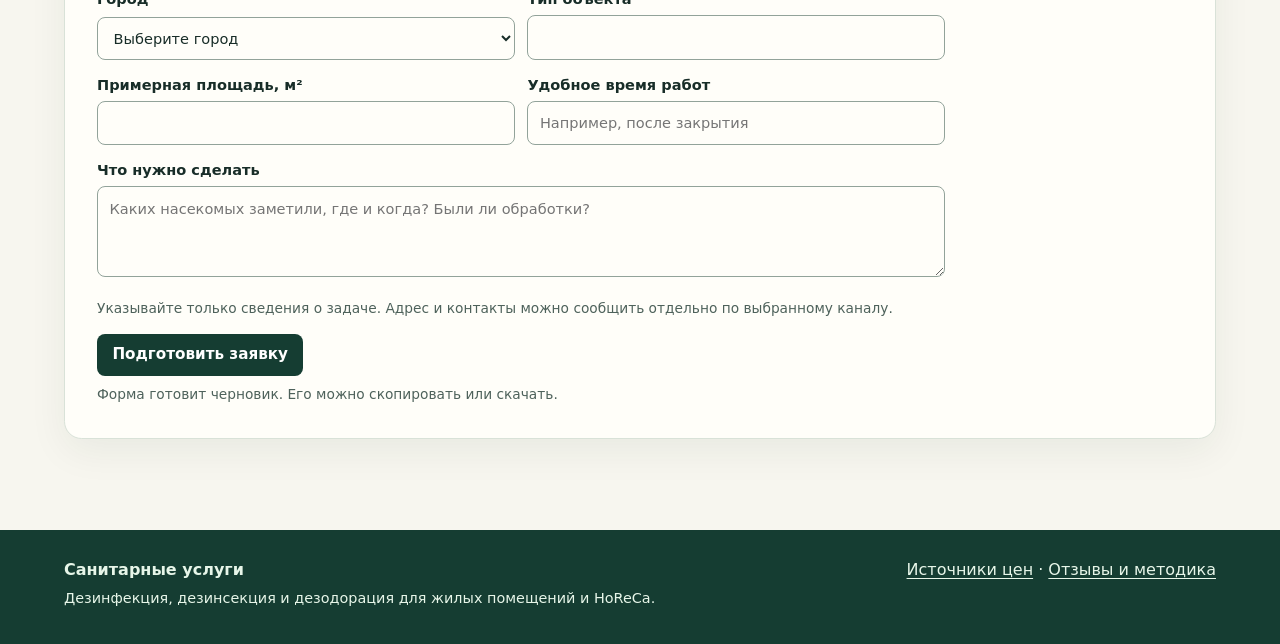
<file: services/b2c-pest-control/index.html>
<!doctype html>
<html lang="ru"><head>
<meta charset="utf-8"><meta name="viewport" content="width=device-width, initial-scale=1">
<meta http-equiv="Content-Security-Policy" content="default-src 'none'; style-src 'self'; script-src 'self'; img-src 'self' data:; base-uri 'none'; form-action 'none'; object-src 'none'">
<meta name="description" content="Клопы, тараканы или другие насекомые. Уточним вредителя и зоны, чтобы согласовать стоимость первого визита, контроля и возможной повторной обработки.">
<title>Дезинсекция · Для дома | Санитарные услуги</title>
<link rel="stylesheet" href="../assets/landing.css">
</head><body>
<a href="#main" class="skip">Перейти к содержанию</a>
<header class="site-header"><div class="wrap header-inner">
      <a class="brand" href="../"><span class="brand-mark"><svg viewBox="0 0 24 24" fill="none" aria-hidden="true"><path d="M4 5h16v14H4zM10 5v14m0-7h10" stroke="currentColor" stroke-width="1.7" stroke-linejoin="round"/><circle cx="15.5" cy="8.5" r="1.25" fill="currentColor"/></svg></span>Санитарные услуги</a>
      <nav class="site-nav" aria-label="Основная навигация">
        <a href="../">О нас</a><a href="../#households">Для дома</a><a href="../#horeca">Для HoReCa</a><a href="../../#reviews">Исследование</a>
      </nav></div></header>
<main id="main">
    <section class="hero service-hero wrap"><div class="crumbs"><a href="../">О нас</a><span aria-hidden="true">/</span><a href="../#households">Для дома</a><span aria-hidden="true">/</span><span>Дезинсекция</span></div>
    <div class="hero-grid"><div><p class="kicker">Для дома · Дезинсекция</p><h1>Смета на дезинсекцию до обработки. Условия повтора в заказе</h1>
    <p class="lead">Клопы, тараканы или другие насекомые. Уточним вредителя и зоны, чтобы согласовать стоимость первого визита, контроля и возможной повторной обработки.</p><div class="actions"><a class="button button-primary button-arrow" href="#request">Подготовить заявку</a><a class="button button-secondary" href="#prices">Посмотреть цены</a></div></div><figure class="hero-art"><svg viewBox="0 0 500 372" aria-hidden="true" focusable="false">
      <rect x="27" y="27" width="446" height="318" rx="26" fill="#1a493c" stroke="#527666"/>
      <path d="M81 85h338v207H81zM219 85v207M219 189h200" fill="none" stroke="#85b19f" stroke-width="2"/>
      <path d="M80 64v-9m339 9v-9M64 85h-9m9 207h-9m375 0h10" fill="none" stroke="#a5c3ae" stroke-width="2"/>
      <path d="M59 316h82m15 0h18m200-253h25m-25 8h43" fill="none" stroke="#739b8b" stroke-width="2" stroke-linecap="round"/>
    
          <path d="M120 228H160V127h164v115h60" fill="none" stroke="#ddec99" stroke-width="4" stroke-dasharray="5 9" stroke-linecap="round"/>
          <g fill="#ddec99" stroke="#1a493c" stroke-width="3"><circle cx="120" cy="228" r="12"/><circle cx="160" cy="127" r="12"/><circle cx="324" cy="127" r="12"/><circle cx="324" cy="242" r="12"/><circle cx="384" cy="242" r="12"/></g>
          <circle cx="160" cy="127" r="29" fill="none" stroke="#ddec99" stroke-opacity=".45"/>
          <circle cx="324" cy="242" r="29" fill="none" stroke="#ddec99" stroke-opacity=".45"/>
          <path d="M247 232h32m-32 11h20m77-93h39" stroke="#83ad9b" stroke-width="3" stroke-linecap="round"/>
        </svg><figcaption>Контрольные точки и повторная проверка</figcaption></figure></div></section>
    <section class="section" aria-labelledby="included"><div class="wrap"><p class="kicker">Состав предложения</p><h2 id="included">Что согласуем с вами</h2><div class="process-grid"><article class="process-card"><h3>Цена по этапам</h3><p>В смете отдельно указаны выезд, обработка и расходники. Условия изменения суммы согласуются до работ.</p></article><article class="process-card"><h3>Метод по результатам осмотра</h3><p>Учитываются вид насекомого, возможный очаг и помещения, куда вредители могли попасть.</p></article><article class="process-card"><h3>Понятный порядок повтора</h3><p>В заказе фиксируются сроки контроля, основания для повторного выезда и его стоимость.</p></article></div>
    <ol class="process-list" aria-label="Этапы"><li><span class="step-index">01</span><div><h3>Уточните вредителя и комнаты</h3><p>Опишите, кого заметили, где и когда. Если вид неясен, приложите фото без персональных данных.</p></div></li><li><span class="step-index">02</span><div><h3>Согласуйте метод и смету</h3><p>После оценки подтвердите зоны, состав выезда и порядок повторной обработки.</p></div></li><li><span class="step-index">03</span><div><h3>Подготовьтесь к визиту и контролю</h3><p>Получите памятку до выезда. Если насекомые замечены после обработки, зафиксируйте, где и когда это произошло.</p></div></li></ol></div></section>
    <section class="section tint" id="prices"><div class="wrap"><p class="kicker">Опубликованные прайсы</p><h2>Ценовые ориентиры</h2>
    <p class="section-intro">Примеры цен сторонних исполнителей. Стоимость для вашего объекта уточняется по согласованному объёму.</p><div class="price-grid"><article class="price-card"><p class="price-city">Москва</p><p class="price-value">от 2 350 ₽</p>
        <p class="price-unit">за однокомнатную квартиру, один выезд</p><p class="price-detail">Областная СЭС Москвы · Холодный туман от клопов, 1-комнатная. Прайс распространяется на клопов, тараканов и блох. Сильное заражение может изменить цену.</p><a href="https://oblses.com/dezinsektsiya/klopy" rel="noreferrer">Прайс · Москва</a></article><article class="price-card"><p class="price-city">Санкт-Петербург</p><p class="price-value">2 400 ₽</p>
        <p class="price-unit">за однокомнатную квартиру, один выезд</p><p class="price-detail">СЭС Сервис · Холодный туман от клопов, 1-комнатная. Тариф холодного тумана. Стандартная обработка 1 800 ₽ вынесена в отдельную колонку.</p><a href="https://ses-service.ru/price.html" rel="noreferrer">Прайс · Санкт-Петербург</a></article><article class="price-card"><p class="price-city">Казань</p><p class="price-value">от 1 800 ₽</p>
        <p class="price-unit">за однокомнатную квартиру, один выезд</p><p class="price-detail">ДезЦентр · Холодный туман от клопов, 1-комнатная. Холодный туман с барьером от 2 100 ₽, комплекс от 3 000 ₽.</p><a href="https://kazan.dez-centre.ru/dezinsekciya/unichtozhenie-klopov-v-kazani/" rel="noreferrer">Прайс · Казань</a></article><article class="price-card"><p class="price-city">Екатеринбург</p><p class="price-value">2 600 ₽</p>
        <p class="price-unit">за однокомнатную квартиру, один выезд</p><p class="price-detail">Центр-ДЕЗ · Холодный туман от клопов, 1-комнатная. С барьером 3 100 ₽. Базовый метод без обозначения холодного тумана 1 600 ₽.</p><a href="https://xn--90auhoa5e.xn--p1ai/%D1%83%D0%BD%D0%B8%D1%87%D1%82%D0%BE%D0%B6%D0%B5%D0%BD%D0%B8%D0%B5-%D0%BA%D0%BB%D0%BE%D0%BF%D0%BE%D0%B2/%D0%BE%D0%B1%D1%80%D0%B0%D0%B1%D0%BE%D1%82%D0%BA%D0%B0-%D1%85%D0%BE%D0%BB%D0%BE%D0%B4%D0%BD%D1%8B%D0%BC-%D1%82%D1%83%D0%BC%D0%B0%D0%BD%D0%BE%D0%BC-%D0%BE%D1%82-%D0%BA%D0%BB%D0%BE%D0%BF%D0%BE%D0%B2" rel="noreferrer">Прайс · Екатеринбург</a></article></div><p class="callout">Примеры опубликованных прайсов сторонних исполнителей из среза на 7 ноября 2026 года. Точная стоимость зависит от объекта и согласованного состава работ. Примеры относятся к холодному туману от клопов за одну обработку. Стоимость курса может включать осмотр, контроль или повторный выезд.</p></div></section>
    <section class="section" id="questions"><div class="wrap"><p class="kicker">Вопросы из отзывов</p><h2>Что важно уточнить заранее</h2>
    <div class="faq"><details><summary>Цена вырастет, когда специалист приедет?</summary><p>Начальная оценка опирается на площадь и описание задачи. Если при осмотре выявятся дополнительные зоны или потребуется другой метод, изменённый объём и сумму согласуют до обработки.</p><p class=source><a href="https://2gis.ru/ekaterinburg/firm/70000001031652866/tab/reviews" rel="noreferrer">Источник вопроса</a></p></details><details><summary>Сколько стоит повторная обработка?</summary><p>Смета отдельно показывает контрольный контакт, повторный выезд, обработку и расходники. Попросите указать, что включено и какие обстоятельства меняют условия.</p><p class=source><a href="https://2gis.ru/ekaterinburg/firm/70000001026630613/tab/reviews" rel="noreferrer">Источник вопроса</a></p></details><details><summary>Можно обработать только одну комнату?</summary><p>Укажите, где нашли насекомых. Если выбираете обработку одной комнаты, зафиксируйте границы работ и условия повтора для этой зоны в заказе.</p><p class=source><a href="https://yandex.com/maps/org/1280464441/reviews/?reviews%5BpublicId%5D=1-aL3s8xEuQrk_RpZClrMp9xA8o1nEDU" rel="noreferrer">Источник вопроса</a></p></details><details><summary>Что делать, если насекомые появились снова?</summary><p>Запишите дату и место обнаружения и сообщите исполнителю по согласованному каналу. Решение о контрольном осмотре или повторной обработке принимается по условиям заказа.</p><p class=source><a href="https://yandex.com/maps/org/1280464441/reviews/?reviews%5BpublicId%5D=QhQJlsamkwUdIBuuZwFdObmoEEf1SlF" rel="noreferrer">Источник вопроса</a></p></details><details><summary>Мне сразу предложат туман?</summary><p>Способ подбирается после уточнения вида вредителя и осмотра очага. Попросите объяснить, почему предлагается конкретный метод и какие зоны он охватит.</p><p class=source><a href="https://yandex.com/maps/org/103378542162/reviews/?reviews%5BpublicId%5D=bGMnRFkc6vfmRI3Gwq4LbGziETrcRQ" rel="noreferrer">Источник вопроса</a></p></details></div><p class="fine"><a href="../../#reviews">Открыть исследование отзывов</a></p></div></section>
    <section class="section"><div class="wrap"><section class="request-section" id="request" aria-labelledby="request-heading"
         data-request data-service="Дезинсекция" data-audience="B2C"
         data-route="" data-route-label="">
  <div class="request-intro">
    <p class="kicker">Заявка на расчёт</p>
    <h2 id="request-heading">Расскажите о задаче</h2>
    <p>Укажите город, тип объекта и желаемый результат. Площадь и время работ можно добавить, если они уже известны.</p>
  </div>
  <form class="request-form" hidden>
    <div class="request-fields">
      <label for="request-city">Город
        <select id="request-city" data-request-field="city" required>
          <option value="">Выберите город</option>
          <option>Москва</option>
          <option>Санкт-Петербург</option>
          <option>Казань</option>
          <option>Екатеринбург</option>
          <option>Другой город</option>
        </select>
      </label>
      <label for="request-object">Тип объекта
        <input id="request-object" data-request-field="object" maxlength="90" required>
      </label>
      <label for="request-area">Примерная площадь, м²
        <input id="request-area" data-request-field="area" type="number" min="1" max="1000000" step="any" inputmode="decimal">
      </label>
      <label for="request-window">Удобное время работ
        <input id="request-window" data-request-field="window" maxlength="120" placeholder="Например, после закрытия">
      </label>
      <label class="request-wide" for="request-details">Что нужно сделать
        <textarea id="request-details" placeholder="Каких насекомых заметили, где и когда? Были ли обработки?" data-request-field="details" rows="3" maxlength="500" aria-describedby="request-private"></textarea>
      </label>
    </div>
    <p id="request-private" class="request-hint">Указывайте только сведения о задаче. Адрес и контакты можно сообщить отдельно по выбранному каналу.</p>
    <button class="button button-primary" type="submit">Подготовить заявку</button>
  </form>
  <div class="request-result" hidden data-request-result>
    <label for="request-draft">Текст заявки</label>
    <textarea id="request-draft" rows="7" readonly data-request-draft></textarea>
    <div class="request-actions">
      <button class="button button-primary" type="button" data-request-copy>Скопировать</button>
      <button class="button button-secondary" type="button" data-request-download>Скачать текст</button>
      <a class="button button-secondary" data-request-send hidden></a>
    </div>
  </div>
  <p class="request-hint" role="status" data-request-status></p>
  <noscript><p>Для подготовки черновика включите JavaScript в браузере.</p></noscript>
</section>
</div></section></main>
<footer class="site-footer"><div class="wrap footer-inner">
      <div><strong>Санитарные услуги</strong><p>Дезинфекция, дезинсекция и дезодорация для жилых помещений и HoReCa.</p></div>
      <div><a href="../../#section-pricing">Источники цен</a> · <a href="../../#reviews">Отзывы и методика</a></div>
    </div></footer><script src="../assets/request.js" defer></script>
</body></html>
</file>
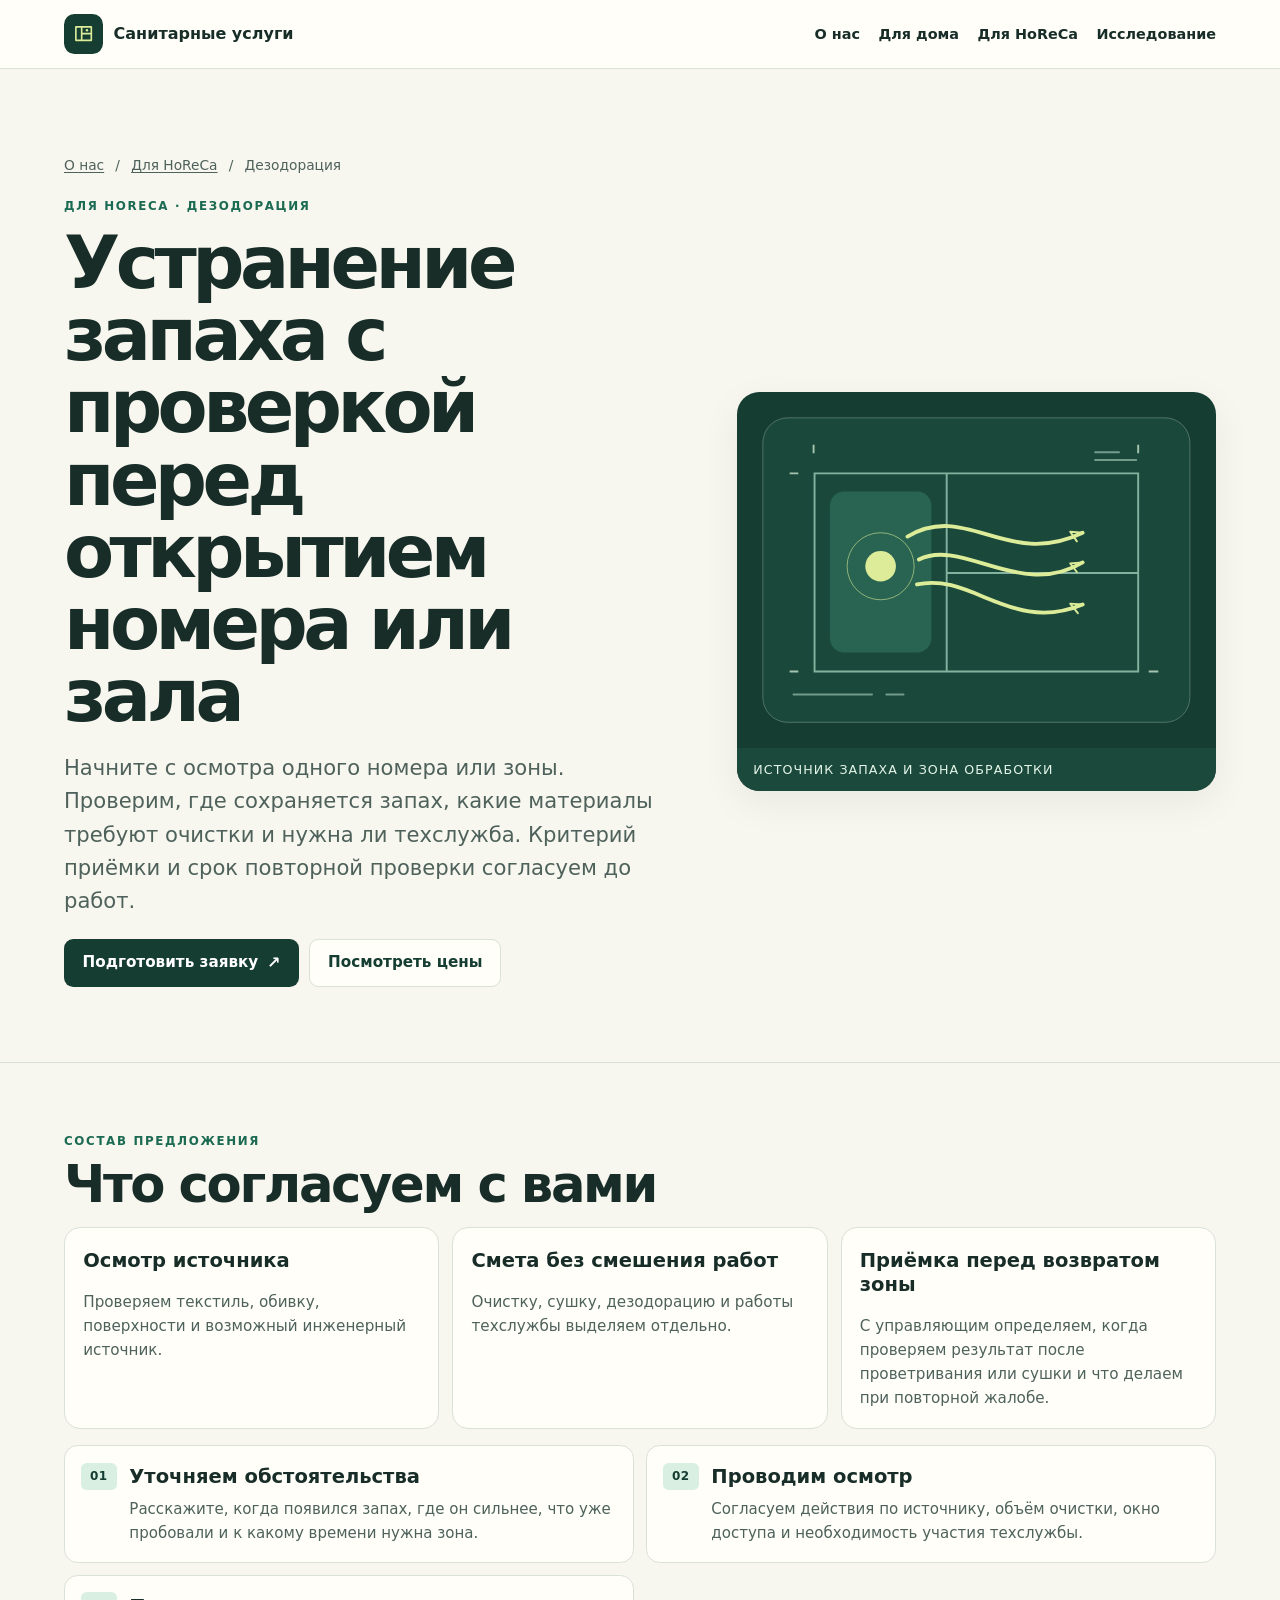
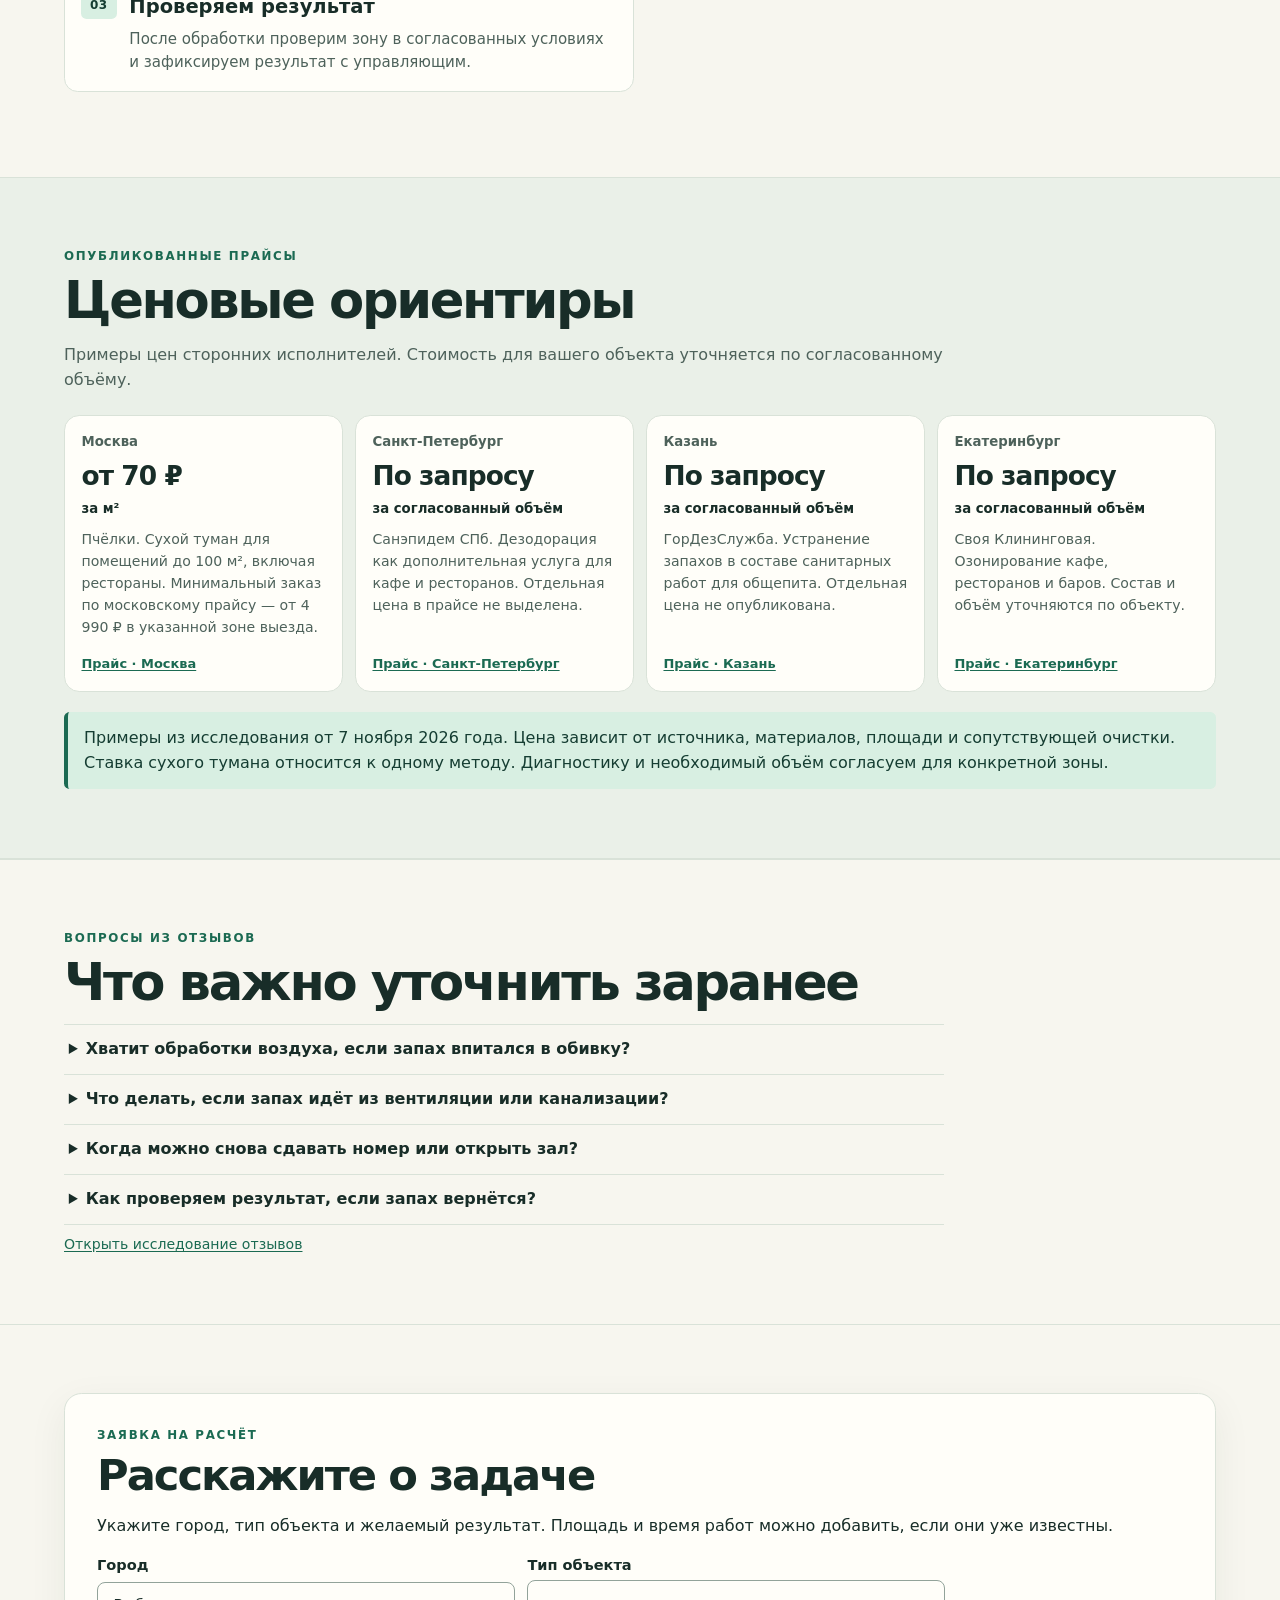
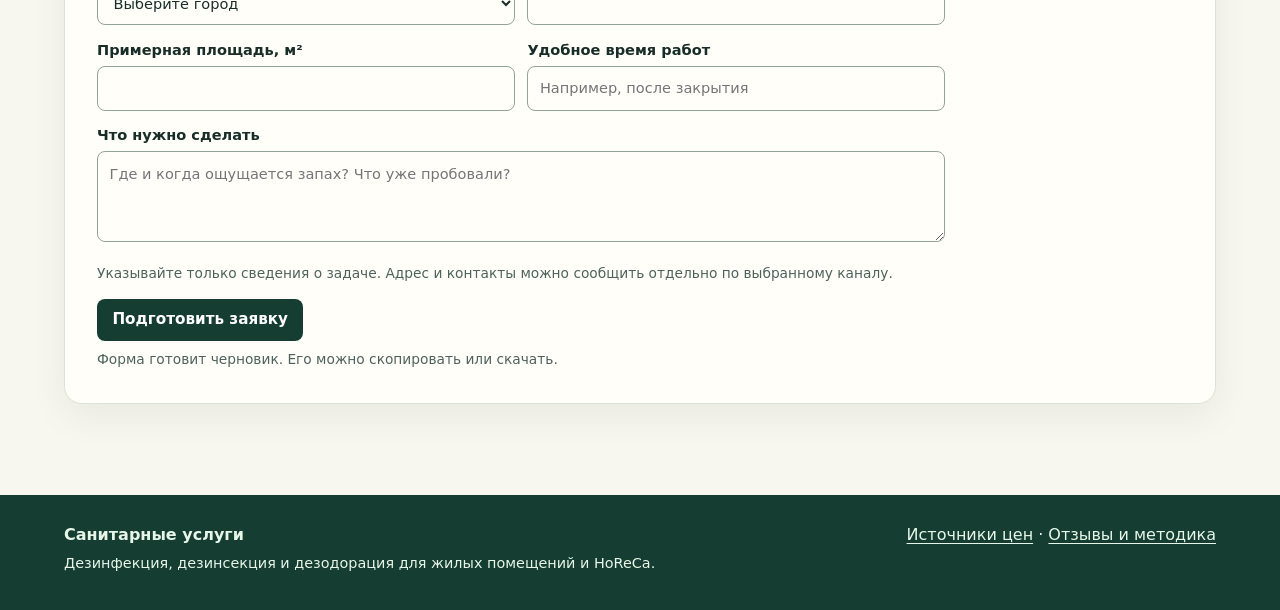
<file: services/horeca-deodorization/index.html>
<!doctype html>
<html lang="ru"><head>
<meta charset="utf-8"><meta name="viewport" content="width=device-width, initial-scale=1">
<meta http-equiv="Content-Security-Policy" content="default-src 'none'; style-src 'self'; script-src 'self'; img-src 'self' data:; base-uri 'none'; form-action 'none'; object-src 'none'">
<meta name="description" content="Начните с осмотра одного номера или зоны. Проверим, где сохраняется запах, какие материалы требуют очистки и нужна ли техслужба. Критерий приёмки и срок повторной проверки согласуем до работ.">
<title>Дезодорация · Для HoReCa | Санитарные услуги</title>
<link rel="stylesheet" href="../assets/landing.css">
</head><body>
<a href="#main" class="skip">Перейти к содержанию</a>
<header class="site-header"><div class="wrap header-inner">
      <a class="brand" href="../"><span class="brand-mark"><svg viewBox="0 0 24 24" fill="none" aria-hidden="true"><path d="M4 5h16v14H4zM10 5v14m0-7h10" stroke="currentColor" stroke-width="1.7" stroke-linejoin="round"/><circle cx="15.5" cy="8.5" r="1.25" fill="currentColor"/></svg></span>Санитарные услуги</a>
      <nav class="site-nav" aria-label="Основная навигация">
        <a href="../">О нас</a><a href="../#households">Для дома</a><a href="../#horeca">Для HoReCa</a><a href="../../#reviews">Исследование</a>
      </nav></div></header>
<main id="main">
    <section class="hero service-hero wrap"><div class="crumbs"><a href="../">О нас</a><span aria-hidden="true">/</span><a href="../#horeca">Для HoReCa</a><span aria-hidden="true">/</span><span>Дезодорация</span></div>
    <div class="hero-grid"><div><p class="kicker">Для HoReCa · Дезодорация</p><h1>Устранение запаха с проверкой перед открытием номера или зала</h1>
    <p class="lead">Начните с осмотра одного номера или зоны. Проверим, где сохраняется запах, какие материалы требуют очистки и нужна ли техслужба. Критерий приёмки и срок повторной проверки согласуем до работ.</p><div class="actions"><a class="button button-primary button-arrow" href="#request">Подготовить заявку</a><a class="button button-secondary" href="#prices">Посмотреть цены</a></div></div><figure class="hero-art"><svg viewBox="0 0 500 372" aria-hidden="true" focusable="false">
      <rect x="27" y="27" width="446" height="318" rx="26" fill="#1a493c" stroke="#527666"/>
      <path d="M81 85h338v207H81zM219 85v207M219 189h200" fill="none" stroke="#85b19f" stroke-width="2"/>
      <path d="M80 64v-9m339 9v-9M64 85h-9m9 207h-9m375 0h10" fill="none" stroke="#a5c3ae" stroke-width="2"/>
      <path d="M59 316h82m15 0h18m200-253h25m-25 8h43" fill="none" stroke="#739b8b" stroke-width="2" stroke-linecap="round"/>
    
          <rect x="97" y="104" width="106" height="168" rx="15" fill="#286451"/>
          <circle cx="150" cy="182" r="35" fill="none" stroke="#ddec99" stroke-opacity=".6"/>
          <circle cx="150" cy="182" r="16" fill="#ddec99"/>
          <path d="M178 151c62-37 104 34 183-4m-171 28c45-23 107 42 171 3m-173 23c57-13 99 52 173 21" stroke="#ddec99" stroke-width="4" stroke-linecap="round" fill="none"/>
          <path d="m361 147-13-1 7 10m6 22-13 1 7 9m6 34-13-1 8 10" fill="none" stroke="#ddec99" stroke-width="2" stroke-linecap="round" stroke-linejoin="round"/>
        </svg><figcaption>Источник запаха и зона обработки</figcaption></figure></div></section>
    <section class="section" aria-labelledby="included"><div class="wrap"><p class="kicker">Состав предложения</p><h2 id="included">Что согласуем с вами</h2><div class="process-grid"><article class="process-card"><h3>Осмотр источника</h3><p>Проверяем текстиль, обивку, поверхности и возможный инженерный источник.</p></article><article class="process-card"><h3>Смета без смешения работ</h3><p>Очистку, сушку, дезодорацию и работы техслужбы выделяем отдельно.</p></article><article class="process-card"><h3>Приёмка перед возвратом зоны</h3><p>С управляющим определяем, когда проверяем результат после проветривания или сушки и что делаем при повторной жалобе.</p></article></div>
    <ol class="process-list" aria-label="Этапы"><li><span class="step-index">01</span><div><h3>Уточняем обстоятельства</h3><p>Расскажите, когда появился запах, где он сильнее, что уже пробовали и к какому времени нужна зона.</p></div></li><li><span class="step-index">02</span><div><h3>Проводим осмотр</h3><p>Согласуем действия по источнику, объём очистки, окно доступа и необходимость участия техслужбы.</p></div></li><li><span class="step-index">03</span><div><h3>Проверяем результат</h3><p>После обработки проверим зону в согласованных условиях и зафиксируем результат с управляющим.</p></div></li></ol></div></section>
    <section class="section tint" id="prices"><div class="wrap"><p class="kicker">Опубликованные прайсы</p><h2>Ценовые ориентиры</h2>
    <p class="section-intro">Примеры цен сторонних исполнителей. Стоимость для вашего объекта уточняется по согласованному объёму.</p><div class="price-grid"><article class="price-card"><p class="price-city">Москва</p><p class="price-value">от 70 ₽</p>
        <p class="price-unit">за м²</p><p class="price-detail">Пчёлки. Сухой туман для помещений до 100 м², включая рестораны. Минимальный заказ по московскому прайсу — от 4 990 ₽ в указанной зоне выезда.</p><a href="https://pchelki-cleaning.ru/tseny/" rel="noreferrer">Прайс · Москва</a></article><article class="price-card"><p class="price-city">Санкт-Петербург</p><p class="price-value">По запросу</p>
        <p class="price-unit">за согласованный объём</p><p class="price-detail">Санэпидем СПб. Дезодорация как дополнительная услуга для кафе и ресторанов. Отдельная цена в прайсе не выделена.</p><a href="https://sanepidem-spb.ru/obrabotka-sanpin/obrabotka-kafe-i-restoranov/" rel="noreferrer">Прайс · Санкт-Петербург</a></article><article class="price-card"><p class="price-city">Казань</p><p class="price-value">По запросу</p>
        <p class="price-unit">за согласованный объём</p><p class="price-detail">ГорДезСлужба. Устранение запахов в составе санитарных работ для общепита. Отдельная цена не опубликована.</p><a href="https://kazan.gor-dezsluzhba.ru/dezinfekciya/dezinfekcziya-restoranov/" rel="noreferrer">Прайс · Казань</a></article><article class="price-card"><p class="price-city">Екатеринбург</p><p class="price-value">По запросу</p>
        <p class="price-unit">за согласованный объём</p><p class="price-detail">Своя Клининговая. Озонирование кафе, ресторанов и баров. Состав и объём уточняются по объекту.</p><a href="https://myclean.pro/ozonirovanie-dlya-restoranov/" rel="noreferrer">Прайс · Екатеринбург</a></article></div><p class="callout">Примеры из исследования от 7 ноября 2026 года. Цена зависит от источника, материалов, площади и сопутствующей очистки. Ставка сухого тумана относится к одному методу. Диагностику и необходимый объём согласуем для конкретной зоны.</p></div></section>
    <section class="section" id="questions"><div class="wrap"><p class="kicker">Вопросы из отзывов</p><h2>Что важно уточнить заранее</h2>
    <div class="faq"><details><summary>Хватит обработки воздуха, если запах впитался в обивку?</summary><p>Обивка и отделка могут сохранять запах. По результатам осмотра смета отдельно покажет чистку текстиля, поверхностей, сушку и дезодорацию.</p><p class=source><a href="https://myclean.pro/himchistka-ot-pyaten-dlya-restoranov/" rel="noreferrer">Источник вопроса</a></p></details><details><summary>Что делать, если запах идёт из вентиляции или канализации?</summary><p>Сначала локализуем источник. При действующей протечке, проблеме вентиляции или канализации согласуем участие техслужбы и последовательность работ.</p></details><details><summary>Когда можно снова сдавать номер или открыть зал?</summary><p>Время зависит от метода, проветривания, высыхания и объёма. До начала согласуем окно и условия возврата, а приёмку проведём по согласованному критерию.</p></details><details><summary>Как проверяем результат, если запах вернётся?</summary><p>При осмотре согласуем зону проверки, условия после проветривания и срок повторной оценки. Порядок контрольного визита фиксируем в смете.</p></details></div><p class="fine"><a href="../../#reviews">Открыть исследование отзывов</a></p></div></section>
    <section class="section"><div class="wrap"><section class="request-section" id="request" aria-labelledby="request-heading"
         data-request data-service="Дезодорация" data-audience="HoReCa"
         data-route="" data-route-label="">
  <div class="request-intro">
    <p class="kicker">Заявка на расчёт</p>
    <h2 id="request-heading">Расскажите о задаче</h2>
    <p>Укажите город, тип объекта и желаемый результат. Площадь и время работ можно добавить, если они уже известны.</p>
  </div>
  <form class="request-form" hidden>
    <div class="request-fields">
      <label for="request-city">Город
        <select id="request-city" data-request-field="city" required>
          <option value="">Выберите город</option>
          <option>Москва</option>
          <option>Санкт-Петербург</option>
          <option>Казань</option>
          <option>Екатеринбург</option>
          <option>Другой город</option>
        </select>
      </label>
      <label for="request-object">Тип объекта
        <input id="request-object" data-request-field="object" maxlength="90" required>
      </label>
      <label for="request-area">Примерная площадь, м²
        <input id="request-area" data-request-field="area" type="number" min="1" max="1000000" step="any" inputmode="decimal">
      </label>
      <label for="request-window">Удобное время работ
        <input id="request-window" data-request-field="window" maxlength="120" placeholder="Например, после закрытия">
      </label>
      <label class="request-wide" for="request-details">Что нужно сделать
        <textarea id="request-details" placeholder="Где и когда ощущается запах? Что уже пробовали?" data-request-field="details" rows="3" maxlength="500" aria-describedby="request-private"></textarea>
      </label>
    </div>
    <p id="request-private" class="request-hint">Указывайте только сведения о задаче. Адрес и контакты можно сообщить отдельно по выбранному каналу.</p>
    <button class="button button-primary" type="submit">Подготовить заявку</button>
  </form>
  <div class="request-result" hidden data-request-result>
    <label for="request-draft">Текст заявки</label>
    <textarea id="request-draft" rows="7" readonly data-request-draft></textarea>
    <div class="request-actions">
      <button class="button button-primary" type="button" data-request-copy>Скопировать</button>
      <button class="button button-secondary" type="button" data-request-download>Скачать текст</button>
      <a class="button button-secondary" data-request-send hidden></a>
    </div>
  </div>
  <p class="request-hint" role="status" data-request-status></p>
  <noscript><p>Для подготовки черновика включите JavaScript в браузере.</p></noscript>
</section>
</div></section></main>
<footer class="site-footer"><div class="wrap footer-inner">
      <div><strong>Санитарные услуги</strong><p>Дезинфекция, дезинсекция и дезодорация для жилых помещений и HoReCa.</p></div>
      <div><a href="../../#section-pricing">Источники цен</a> · <a href="../../#reviews">Отзывы и методика</a></div>
    </div></footer><script src="../assets/request.js" defer></script>
</body></html>
</file>
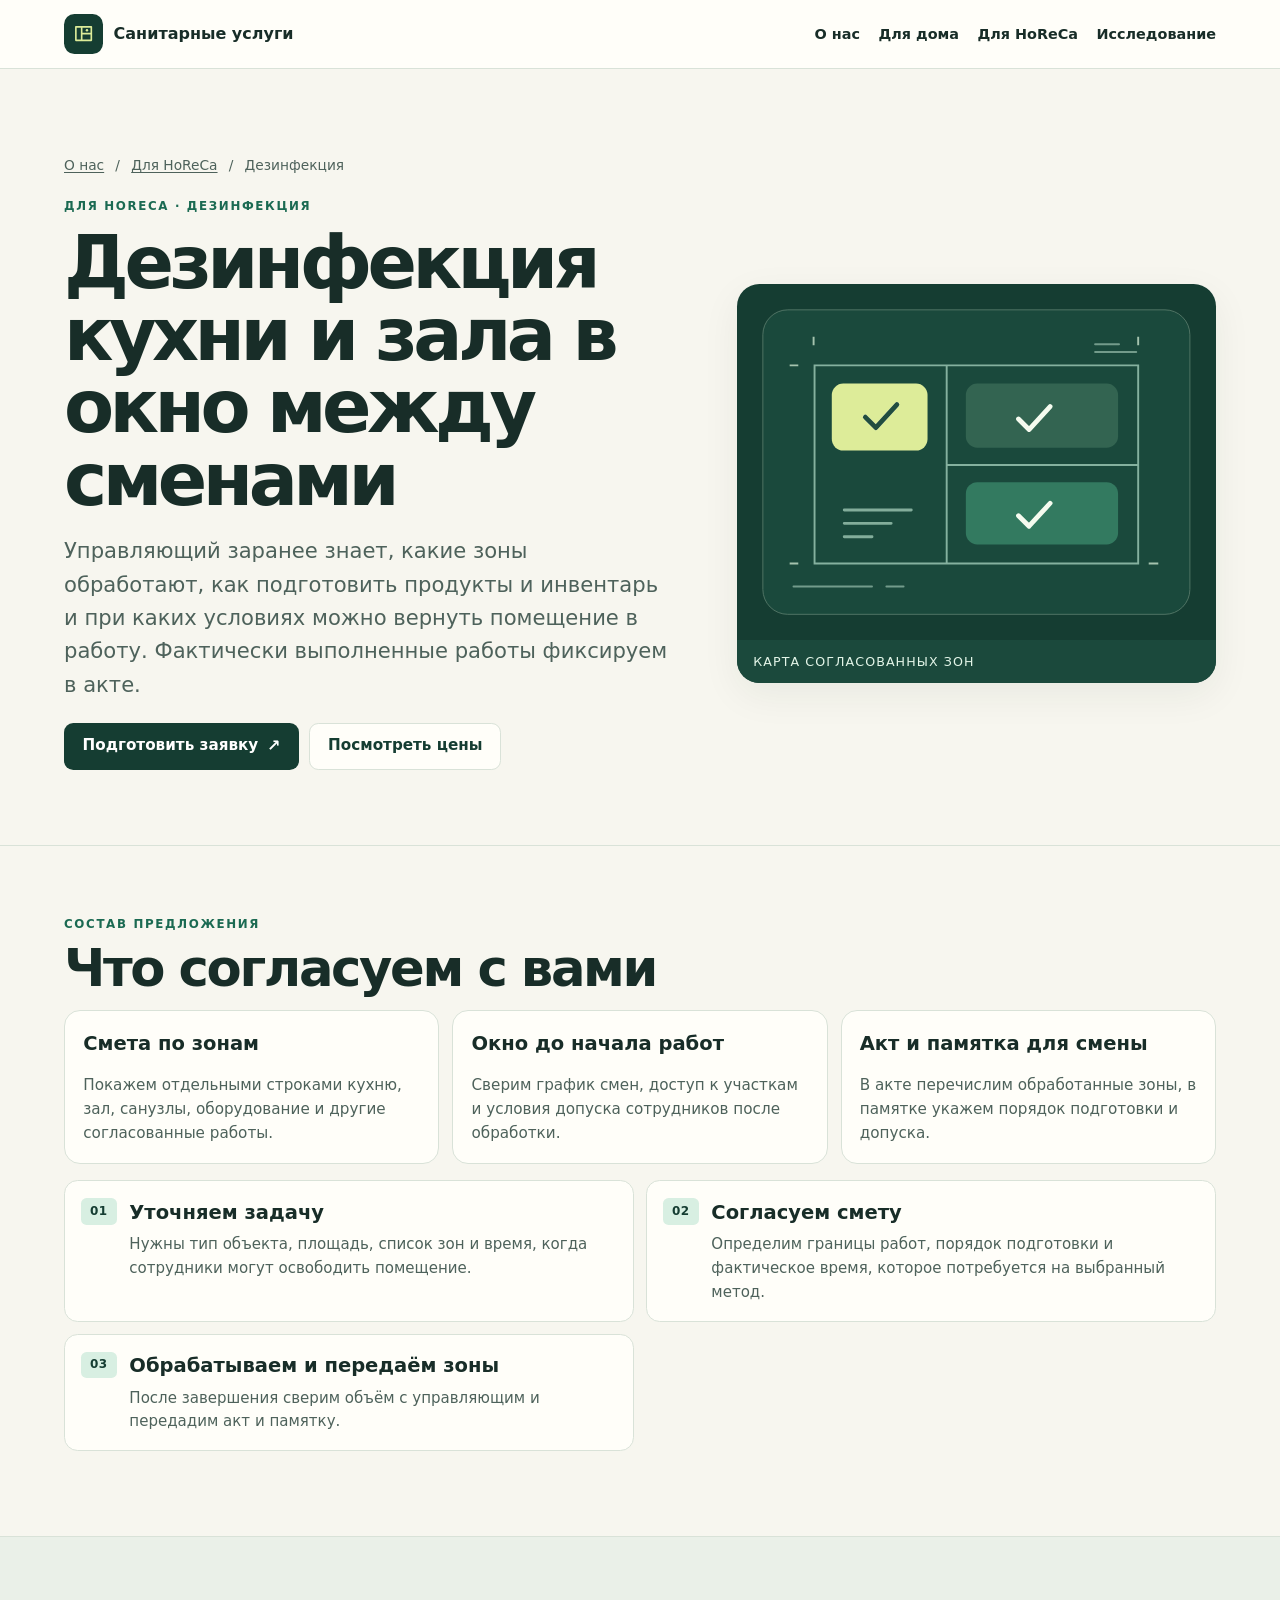
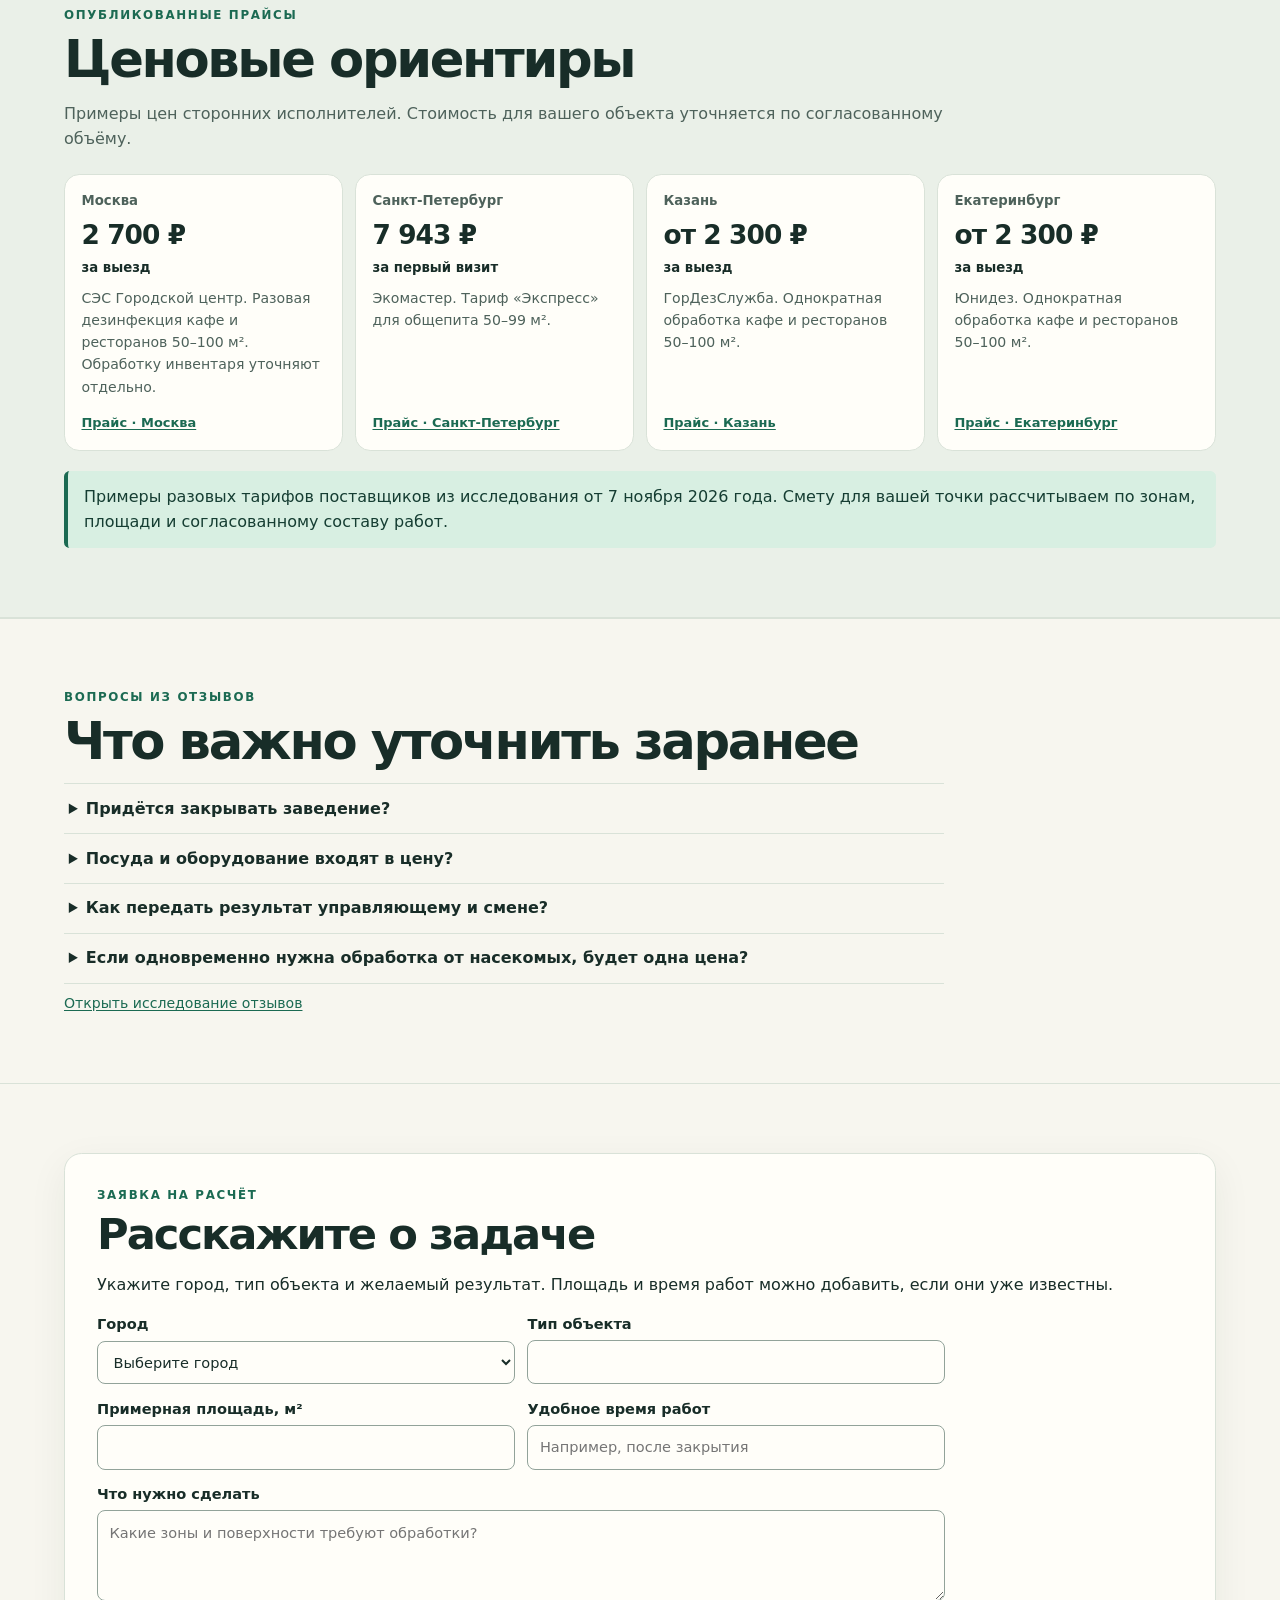
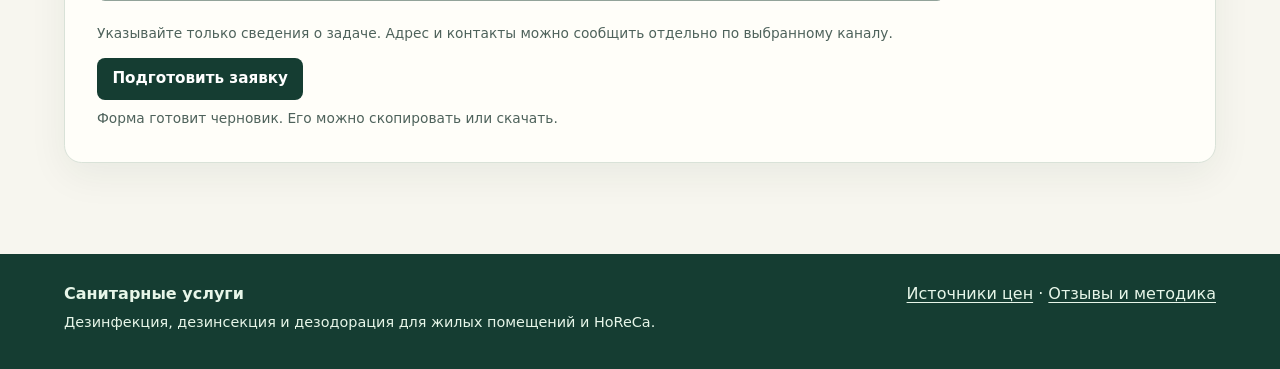
<file: services/horeca-disinfection/index.html>
<!doctype html>
<html lang="ru"><head>
<meta charset="utf-8"><meta name="viewport" content="width=device-width, initial-scale=1">
<meta http-equiv="Content-Security-Policy" content="default-src 'none'; style-src 'self'; script-src 'self'; img-src 'self' data:; base-uri 'none'; form-action 'none'; object-src 'none'">
<meta name="description" content="Управляющий заранее знает, какие зоны обработают, как подготовить продукты и инвентарь и при каких условиях можно вернуть помещение в работу. Фактически выполненные работы фиксируем в акте.">
<title>Дезинфекция · Для HoReCa | Санитарные услуги</title>
<link rel="stylesheet" href="../assets/landing.css">
</head><body>
<a href="#main" class="skip">Перейти к содержанию</a>
<header class="site-header"><div class="wrap header-inner">
      <a class="brand" href="../"><span class="brand-mark"><svg viewBox="0 0 24 24" fill="none" aria-hidden="true"><path d="M4 5h16v14H4zM10 5v14m0-7h10" stroke="currentColor" stroke-width="1.7" stroke-linejoin="round"/><circle cx="15.5" cy="8.5" r="1.25" fill="currentColor"/></svg></span>Санитарные услуги</a>
      <nav class="site-nav" aria-label="Основная навигация">
        <a href="../">О нас</a><a href="../#households">Для дома</a><a href="../#horeca">Для HoReCa</a><a href="../../#reviews">Исследование</a>
      </nav></div></header>
<main id="main">
    <section class="hero service-hero wrap"><div class="crumbs"><a href="../">О нас</a><span aria-hidden="true">/</span><a href="../#horeca">Для HoReCa</a><span aria-hidden="true">/</span><span>Дезинфекция</span></div>
    <div class="hero-grid"><div><p class="kicker">Для HoReCa · Дезинфекция</p><h1>Дезинфекция кухни и зала в окно между сменами</h1>
    <p class="lead">Управляющий заранее знает, какие зоны обработают, как подготовить продукты и инвентарь и при каких условиях можно вернуть помещение в работу. Фактически выполненные работы фиксируем в акте.</p><div class="actions"><a class="button button-primary button-arrow" href="#request">Подготовить заявку</a><a class="button button-secondary" href="#prices">Посмотреть цены</a></div></div><figure class="hero-art"><svg viewBox="0 0 500 372" aria-hidden="true" focusable="false">
      <rect x="27" y="27" width="446" height="318" rx="26" fill="#1a493c" stroke="#527666"/>
      <path d="M81 85h338v207H81zM219 85v207M219 189h200" fill="none" stroke="#85b19f" stroke-width="2"/>
      <path d="M80 64v-9m339 9v-9M64 85h-9m9 207h-9m375 0h10" fill="none" stroke="#a5c3ae" stroke-width="2"/>
      <path d="M59 316h82m15 0h18m200-253h25m-25 8h43" fill="none" stroke="#739b8b" stroke-width="2" stroke-linecap="round"/>
    
          <rect x="99" y="104" width="100" height="70" rx="12" fill="#ddec99"/>
          <rect x="239" y="104" width="159" height="67" rx="12" fill="#336451"/>
          <rect x="239" y="207" width="159" height="65" rx="12" fill="#337a60"/>
          <path d="m134 139 11 11 22-24m127 15 11 11 22-24m-33 114 11 11 22-24" fill="none" stroke="#f5fbef" stroke-width="5" stroke-linecap="round" stroke-linejoin="round"/>
          <path d="m134 139 11 11 22-24" fill="none" stroke="#214d3f" stroke-width="5" stroke-linecap="round" stroke-linejoin="round"/>
          <path d="M112 236h70m-70 14h49m-49 14h29" stroke="#83ad9b" stroke-width="3" stroke-linecap="round"/>
        </svg><figcaption>Карта согласованных зон</figcaption></figure></div></section>
    <section class="section" aria-labelledby="included"><div class="wrap"><p class="kicker">Состав предложения</p><h2 id="included">Что согласуем с вами</h2><div class="process-grid"><article class="process-card"><h3>Смета по зонам</h3><p>Покажем отдельными строками кухню, зал, санузлы, оборудование и другие согласованные работы.</p></article><article class="process-card"><h3>Окно до начала работ</h3><p>Сверим график смен, доступ к участкам и условия допуска сотрудников после обработки.</p></article><article class="process-card"><h3>Акт и памятка для смены</h3><p>В акте перечислим обработанные зоны, в памятке укажем порядок подготовки и допуска.</p></article></div>
    <ol class="process-list" aria-label="Этапы"><li><span class="step-index">01</span><div><h3>Уточняем задачу</h3><p>Нужны тип объекта, площадь, список зон и время, когда сотрудники могут освободить помещение.</p></div></li><li><span class="step-index">02</span><div><h3>Согласуем смету</h3><p>Определим границы работ, порядок подготовки и фактическое время, которое потребуется на выбранный метод.</p></div></li><li><span class="step-index">03</span><div><h3>Обрабатываем и передаём зоны</h3><p>После завершения сверим объём с управляющим и передадим акт и памятку.</p></div></li></ol></div></section>
    <section class="section tint" id="prices"><div class="wrap"><p class="kicker">Опубликованные прайсы</p><h2>Ценовые ориентиры</h2>
    <p class="section-intro">Примеры цен сторонних исполнителей. Стоимость для вашего объекта уточняется по согласованному объёму.</p><div class="price-grid"><article class="price-card"><p class="price-city">Москва</p><p class="price-value">2 700 ₽</p>
        <p class="price-unit">за выезд</p><p class="price-detail">СЭС Городской центр. Разовая дезинфекция кафе и ресторанов 50–100 м². Обработку инвентаря уточняют отдельно.</p><a href="https://gorcenterdez.ru/dezinfektsiya/dezinfektsiya-restoranov-i-kafe/" rel="noreferrer">Прайс · Москва</a></article><article class="price-card"><p class="price-city">Санкт-Петербург</p><p class="price-value">7 943 ₽</p>
        <p class="price-unit">за первый визит</p><p class="price-detail">Экомастер. Тариф «Экспресс» для общепита 50–99 м².</p><a href="https://ecomasterspb.ru/dezinfekciya-predpriyatij-obshhestvennogo-pitaniya/" rel="noreferrer">Прайс · Санкт-Петербург</a></article><article class="price-card"><p class="price-city">Казань</p><p class="price-value">от 2 300 ₽</p>
        <p class="price-unit">за выезд</p><p class="price-detail">ГорДезСлужба. Однократная обработка кафе и ресторанов 50–100 м².</p><a href="https://kazan.gor-dezsluzhba.ru/dezinfekciya/dezinfekcziya-restoranov/" rel="noreferrer">Прайс · Казань</a></article><article class="price-card"><p class="price-city">Екатеринбург</p><p class="price-value">от 2 300 ₽</p>
        <p class="price-unit">за выезд</p><p class="price-detail">Юнидез. Однократная обработка кафе и ресторанов 50–100 м².</p><a href="https://uni-dez.ru/ekaterinburg/dezinfekcziya-kafe-i-restoranov/" rel="noreferrer">Прайс · Екатеринбург</a></article></div><p class="callout">Примеры разовых тарифов поставщиков из исследования от 7 ноября 2026 года. Смету для вашей точки рассчитываем по зонам, площади и согласованному составу работ.</p></div></section>
    <section class="section" id="questions"><div class="wrap"><p class="kicker">Вопросы из отзывов</p><h2>Что важно уточнить заранее</h2>
    <div class="faq"><details><summary>Придётся закрывать заведение?</summary><p>Согласуем окно после закрытия или между сменами. Длительность зависит от метода, числа зон и условий допуска. Время открытия подтверждаем после согласования плана работ.</p><p class=source><a href="https://clinero-dez.ru/otzyvy/" rel="noreferrer">Источник вопроса</a></p></details><details><summary>Посуда и оборудование входят в цену?</summary><p>Смета перечисляет конкретные зоны и поверхности. Оборудование, инвентарь и вентиляцию обсуждаем отдельными позициями до работ.</p></details><details><summary>Как передать результат управляющему и смене?</summary><p>В акте фиксируем фактически обработанные зоны. В памятке указываем подготовку и условия допуска для выбранного метода.</p><p class=source><a href="https://novosinkovo.moscd.ru/menyu-uslug/dezinfekcziya/dezinfekcziya-pomeshheniya-xolodnyim-tumanom" rel="noreferrer">Источник вопроса</a></p></details><details><summary>Если одновременно нужна обработка от насекомых, будет одна цена?</summary><p>Объём дезинфекции и дезинсекции согласуем отдельными строками. Так видно, за какую работу вы платите и что вошло в акт.</p><p class=source><a href="https://yandex.com/maps/org/64790601853/reviews/?reviews%5BpublicId%5D=3-JlqQ3P4lTtAjqL1Gqjx76_YBiiMp" rel="noreferrer">Источник вопроса</a></p></details></div><p class="fine"><a href="../../#reviews">Открыть исследование отзывов</a></p></div></section>
    <section class="section"><div class="wrap"><section class="request-section" id="request" aria-labelledby="request-heading"
         data-request data-service="Дезинфекция" data-audience="HoReCa"
         data-route="" data-route-label="">
  <div class="request-intro">
    <p class="kicker">Заявка на расчёт</p>
    <h2 id="request-heading">Расскажите о задаче</h2>
    <p>Укажите город, тип объекта и желаемый результат. Площадь и время работ можно добавить, если они уже известны.</p>
  </div>
  <form class="request-form" hidden>
    <div class="request-fields">
      <label for="request-city">Город
        <select id="request-city" data-request-field="city" required>
          <option value="">Выберите город</option>
          <option>Москва</option>
          <option>Санкт-Петербург</option>
          <option>Казань</option>
          <option>Екатеринбург</option>
          <option>Другой город</option>
        </select>
      </label>
      <label for="request-object">Тип объекта
        <input id="request-object" data-request-field="object" maxlength="90" required>
      </label>
      <label for="request-area">Примерная площадь, м²
        <input id="request-area" data-request-field="area" type="number" min="1" max="1000000" step="any" inputmode="decimal">
      </label>
      <label for="request-window">Удобное время работ
        <input id="request-window" data-request-field="window" maxlength="120" placeholder="Например, после закрытия">
      </label>
      <label class="request-wide" for="request-details">Что нужно сделать
        <textarea id="request-details" placeholder="Какие зоны и поверхности требуют обработки?" data-request-field="details" rows="3" maxlength="500" aria-describedby="request-private"></textarea>
      </label>
    </div>
    <p id="request-private" class="request-hint">Указывайте только сведения о задаче. Адрес и контакты можно сообщить отдельно по выбранному каналу.</p>
    <button class="button button-primary" type="submit">Подготовить заявку</button>
  </form>
  <div class="request-result" hidden data-request-result>
    <label for="request-draft">Текст заявки</label>
    <textarea id="request-draft" rows="7" readonly data-request-draft></textarea>
    <div class="request-actions">
      <button class="button button-primary" type="button" data-request-copy>Скопировать</button>
      <button class="button button-secondary" type="button" data-request-download>Скачать текст</button>
      <a class="button button-secondary" data-request-send hidden></a>
    </div>
  </div>
  <p class="request-hint" role="status" data-request-status></p>
  <noscript><p>Для подготовки черновика включите JavaScript в браузере.</p></noscript>
</section>
</div></section></main>
<footer class="site-footer"><div class="wrap footer-inner">
      <div><strong>Санитарные услуги</strong><p>Дезинфекция, дезинсекция и дезодорация для жилых помещений и HoReCa.</p></div>
      <div><a href="../../#section-pricing">Источники цен</a> · <a href="../../#reviews">Отзывы и методика</a></div>
    </div></footer><script src="../assets/request.js" defer></script>
</body></html>
</file>
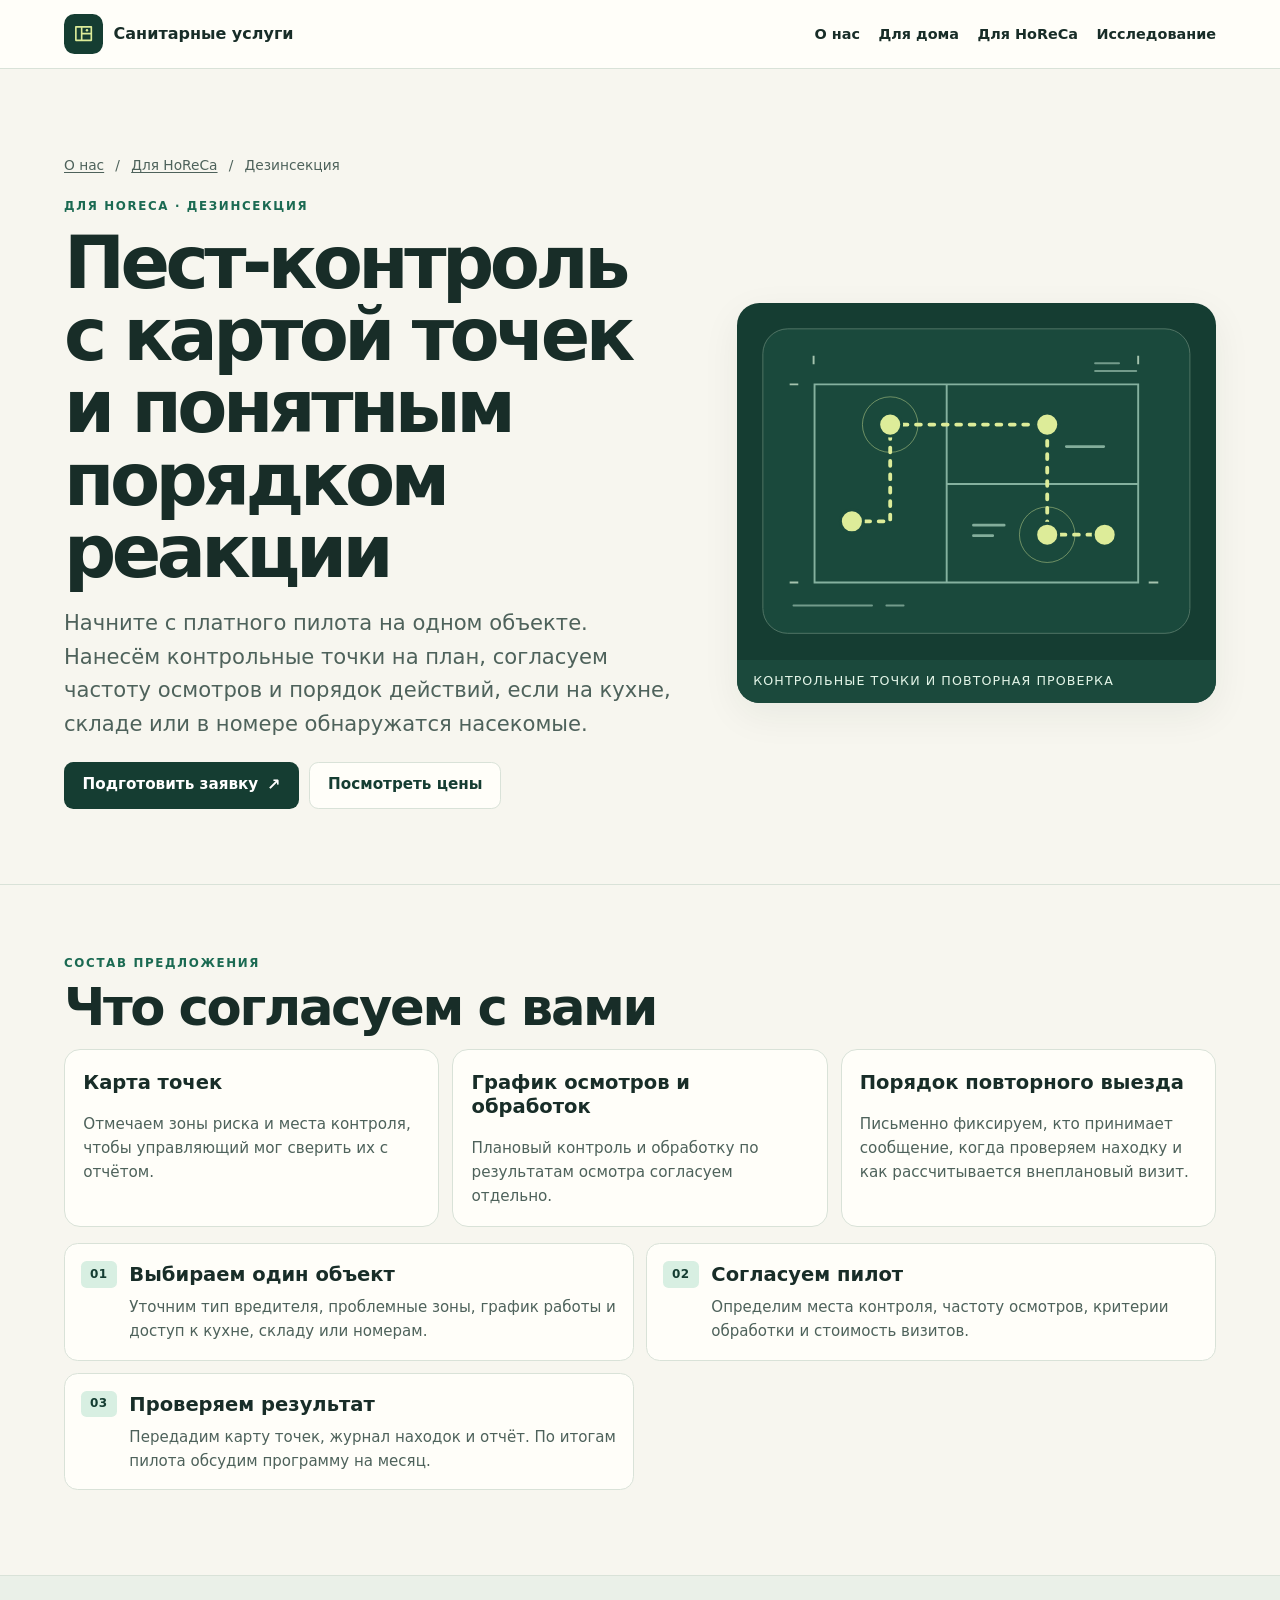
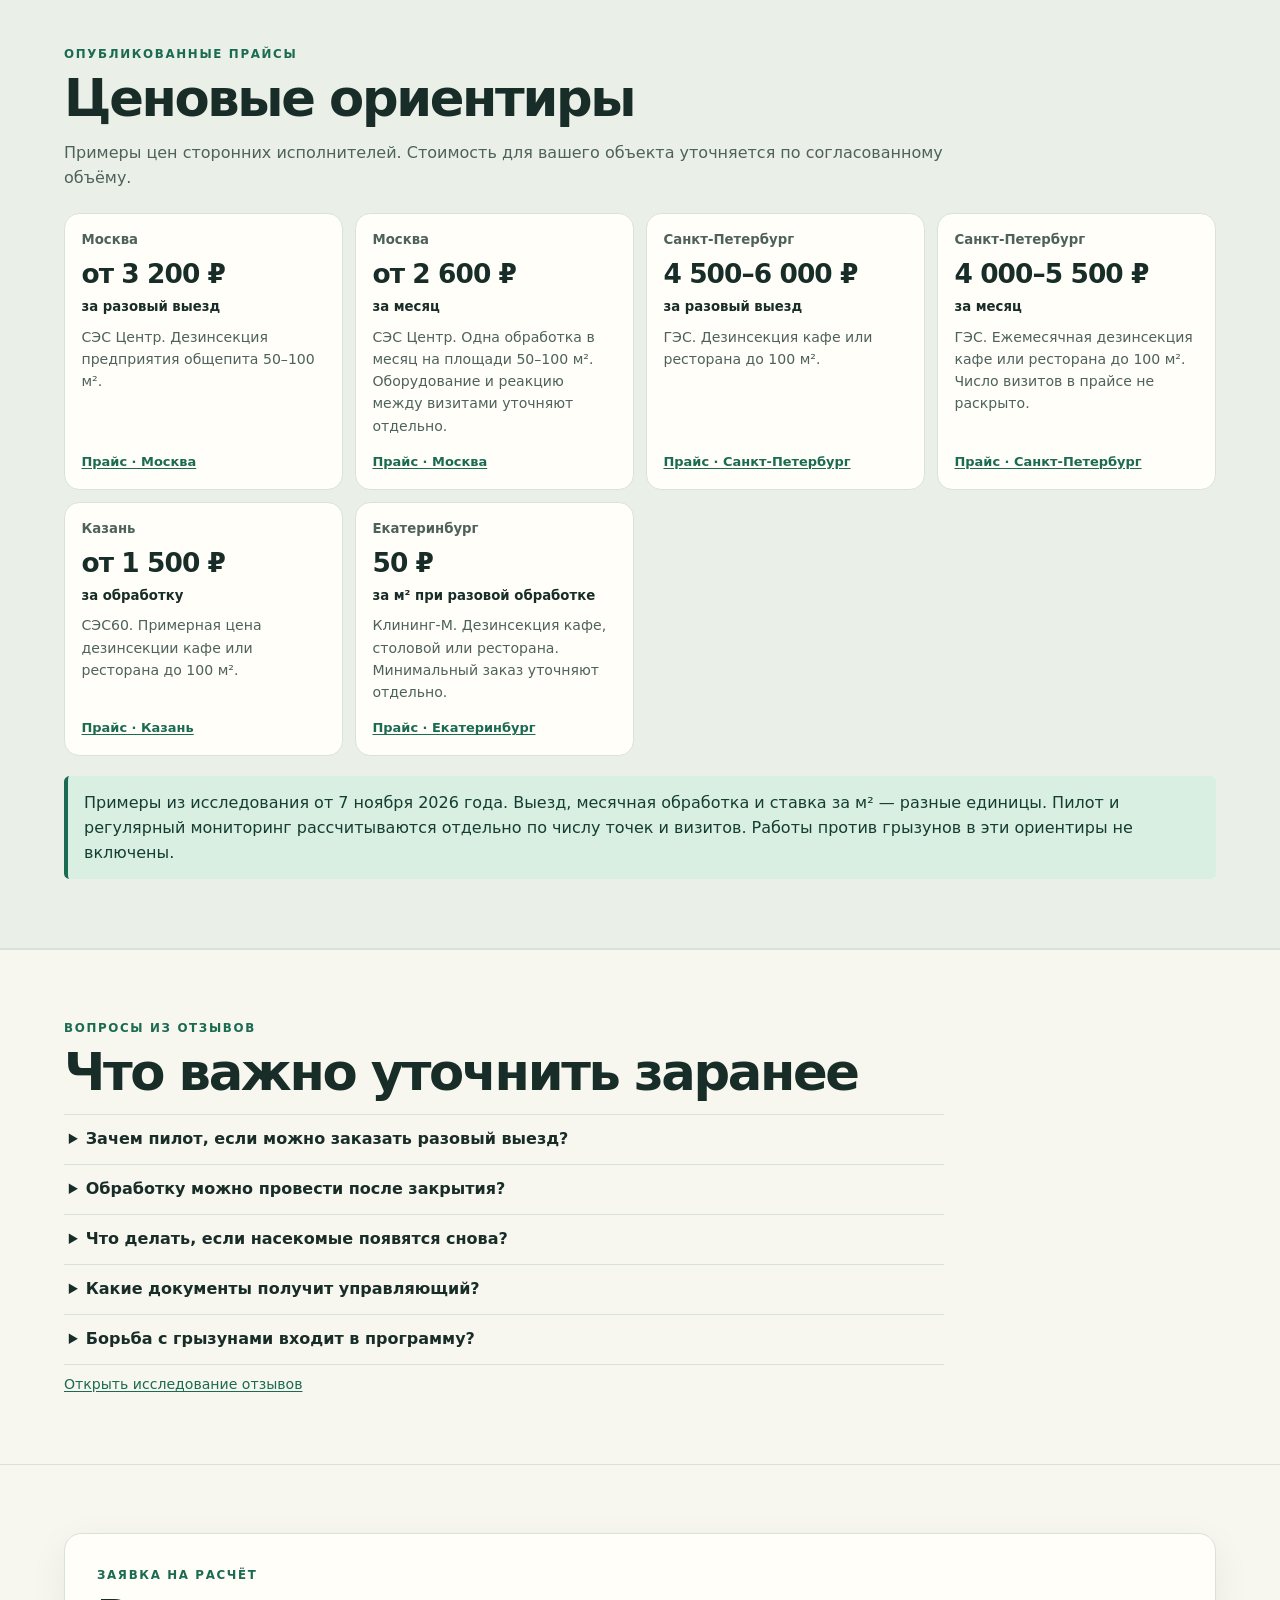
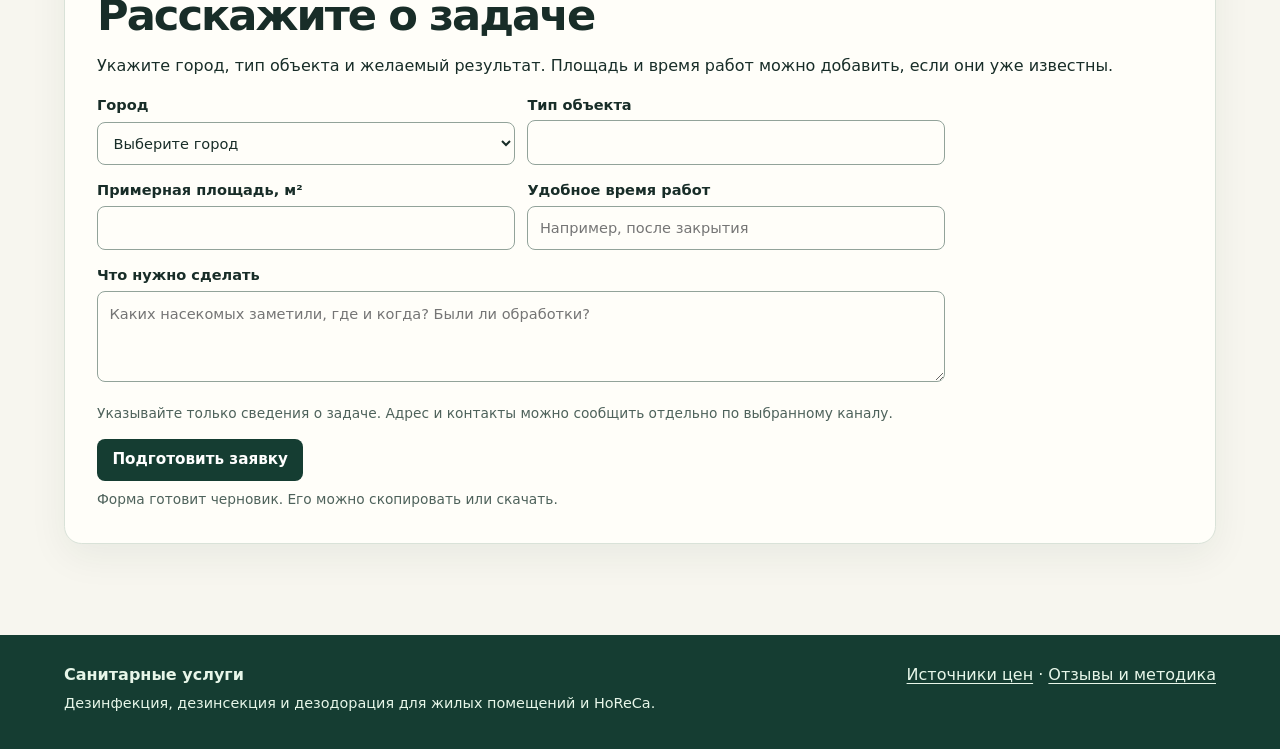
<file: services/horeca-pest-control/index.html>
<!doctype html>
<html lang="ru"><head>
<meta charset="utf-8"><meta name="viewport" content="width=device-width, initial-scale=1">
<meta http-equiv="Content-Security-Policy" content="default-src 'none'; style-src 'self'; script-src 'self'; img-src 'self' data:; base-uri 'none'; form-action 'none'; object-src 'none'">
<meta name="description" content="Начните с платного пилота на одном объекте. Нанесём контрольные точки на план, согласуем частоту осмотров и порядок действий, если на кухне, складе или в номере обнаружатся насекомые.">
<title>Дезинсекция · Для HoReCa | Санитарные услуги</title>
<link rel="stylesheet" href="../assets/landing.css">
</head><body>
<a href="#main" class="skip">Перейти к содержанию</a>
<header class="site-header"><div class="wrap header-inner">
      <a class="brand" href="../"><span class="brand-mark"><svg viewBox="0 0 24 24" fill="none" aria-hidden="true"><path d="M4 5h16v14H4zM10 5v14m0-7h10" stroke="currentColor" stroke-width="1.7" stroke-linejoin="round"/><circle cx="15.5" cy="8.5" r="1.25" fill="currentColor"/></svg></span>Санитарные услуги</a>
      <nav class="site-nav" aria-label="Основная навигация">
        <a href="../">О нас</a><a href="../#households">Для дома</a><a href="../#horeca">Для HoReCa</a><a href="../../#reviews">Исследование</a>
      </nav></div></header>
<main id="main">
    <section class="hero service-hero wrap"><div class="crumbs"><a href="../">О нас</a><span aria-hidden="true">/</span><a href="../#horeca">Для HoReCa</a><span aria-hidden="true">/</span><span>Дезинсекция</span></div>
    <div class="hero-grid"><div><p class="kicker">Для HoReCa · Дезинсекция</p><h1>Пест-контроль с картой точек и понятным порядком реакции</h1>
    <p class="lead">Начните с платного пилота на одном объекте. Нанесём контрольные точки на план, согласуем частоту осмотров и порядок действий, если на кухне, складе или в номере обнаружатся насекомые.</p><div class="actions"><a class="button button-primary button-arrow" href="#request">Подготовить заявку</a><a class="button button-secondary" href="#prices">Посмотреть цены</a></div></div><figure class="hero-art"><svg viewBox="0 0 500 372" aria-hidden="true" focusable="false">
      <rect x="27" y="27" width="446" height="318" rx="26" fill="#1a493c" stroke="#527666"/>
      <path d="M81 85h338v207H81zM219 85v207M219 189h200" fill="none" stroke="#85b19f" stroke-width="2"/>
      <path d="M80 64v-9m339 9v-9M64 85h-9m9 207h-9m375 0h10" fill="none" stroke="#a5c3ae" stroke-width="2"/>
      <path d="M59 316h82m15 0h18m200-253h25m-25 8h43" fill="none" stroke="#739b8b" stroke-width="2" stroke-linecap="round"/>
    
          <path d="M120 228H160V127h164v115h60" fill="none" stroke="#ddec99" stroke-width="4" stroke-dasharray="5 9" stroke-linecap="round"/>
          <g fill="#ddec99" stroke="#1a493c" stroke-width="3"><circle cx="120" cy="228" r="12"/><circle cx="160" cy="127" r="12"/><circle cx="324" cy="127" r="12"/><circle cx="324" cy="242" r="12"/><circle cx="384" cy="242" r="12"/></g>
          <circle cx="160" cy="127" r="29" fill="none" stroke="#ddec99" stroke-opacity=".45"/>
          <circle cx="324" cy="242" r="29" fill="none" stroke="#ddec99" stroke-opacity=".45"/>
          <path d="M247 232h32m-32 11h20m77-93h39" stroke="#83ad9b" stroke-width="3" stroke-linecap="round"/>
        </svg><figcaption>Контрольные точки и повторная проверка</figcaption></figure></div></section>
    <section class="section" aria-labelledby="included"><div class="wrap"><p class="kicker">Состав предложения</p><h2 id="included">Что согласуем с вами</h2><div class="process-grid"><article class="process-card"><h3>Карта точек</h3><p>Отмечаем зоны риска и места контроля, чтобы управляющий мог сверить их с отчётом.</p></article><article class="process-card"><h3>График осмотров и обработок</h3><p>Плановый контроль и обработку по результатам осмотра согласуем отдельно.</p></article><article class="process-card"><h3>Порядок повторного выезда</h3><p>Письменно фиксируем, кто принимает сообщение, когда проверяем находку и как рассчитывается внеплановый визит.</p></article></div>
    <ol class="process-list" aria-label="Этапы"><li><span class="step-index">01</span><div><h3>Выбираем один объект</h3><p>Уточним тип вредителя, проблемные зоны, график работы и доступ к кухне, складу или номерам.</p></div></li><li><span class="step-index">02</span><div><h3>Согласуем пилот</h3><p>Определим места контроля, частоту осмотров, критерии обработки и стоимость визитов.</p></div></li><li><span class="step-index">03</span><div><h3>Проверяем результат</h3><p>Передадим карту точек, журнал находок и отчёт. По итогам пилота обсудим программу на месяц.</p></div></li></ol></div></section>
    <section class="section tint" id="prices"><div class="wrap"><p class="kicker">Опубликованные прайсы</p><h2>Ценовые ориентиры</h2>
    <p class="section-intro">Примеры цен сторонних исполнителей. Стоимость для вашего объекта уточняется по согласованному объёму.</p><div class="price-grid"><article class="price-card"><p class="price-city">Москва</p><p class="price-value">от 3 200 ₽</p>
        <p class="price-unit">за разовый выезд</p><p class="price-detail">СЭС Центр. Дезинсекция предприятия общепита 50–100 м².</p><a href="https://sescentr.ru/gsd-dlya-obshchepita/" rel="noreferrer">Прайс · Москва</a></article><article class="price-card"><p class="price-city">Москва</p><p class="price-value">от 2 600 ₽</p>
        <p class="price-unit">за месяц</p><p class="price-detail">СЭС Центр. Одна обработка в месяц на площади 50–100 м². Оборудование и реакцию между визитами уточняют отдельно.</p><a href="https://sescentr.ru/gsd-dlya-obshchepita/" rel="noreferrer">Прайс · Москва</a></article><article class="price-card"><p class="price-city">Санкт-Петербург</p><p class="price-value">4 500–6 000 ₽</p>
        <p class="price-unit">за разовый выезд</p><p class="price-detail">ГЭС. Дезинсекция кафе или ресторана до 100 м².</p><a href="https://ecodez.spb.ru/dezinfekciya-predpriyatij/restorany-i-kafe/" rel="noreferrer">Прайс · Санкт-Петербург</a></article><article class="price-card"><p class="price-city">Санкт-Петербург</p><p class="price-value">4 000–5 500 ₽</p>
        <p class="price-unit">за месяц</p><p class="price-detail">ГЭС. Ежемесячная дезинсекция кафе или ресторана до 100 м². Число визитов в прайсе не раскрыто.</p><a href="https://ecodez.spb.ru/dezinfekciya-predpriyatij/restorany-i-kafe/" rel="noreferrer">Прайс · Санкт-Петербург</a></article><article class="price-card"><p class="price-city">Казань</p><p class="price-value">от 1 500 ₽</p>
        <p class="price-unit">за обработку</p><p class="price-detail">СЭС60. Примерная цена дезинсекции кафе или ресторана до 100 м².</p><a href="https://ses60.ru/kzn/dezinfekciya/kafe-i-restoranov" rel="noreferrer">Прайс · Казань</a></article><article class="price-card"><p class="price-city">Екатеринбург</p><p class="price-value">50 ₽</p>
        <p class="price-unit">за м² при разовой обработке</p><p class="price-detail">Клининг-М. Дезинсекция кафе, столовой или ресторана. Минимальный заказ уточняют отдельно.</p><a href="https://klining-m.ru/ekb/usluga-po-dezinsekczii-pomeshhenij/" rel="noreferrer">Прайс · Екатеринбург</a></article></div><p class="callout">Примеры из исследования от 7 ноября 2026 года. Выезд, месячная обработка и ставка за м² — разные единицы. Пилот и регулярный мониторинг рассчитываются отдельно по числу точек и визитов. Работы против грызунов в эти ориентиры не включены.</p></div></section>
    <section class="section" id="questions"><div class="wrap"><p class="kicker">Вопросы из отзывов</p><h2>Что важно уточнить заранее</h2>
    <div class="faq"><details><summary>Зачем пилот, если можно заказать разовый выезд?</summary><p>При разовом выезде согласуется конкретная обработка. В пилоте дополнительно фиксируем места и результаты осмотров, чтобы решить, какой контроль нужен объекту.</p></details><details><summary>Обработку можно провести после закрытия?</summary><p>Выбираем окно с управляющим, когда нужные зоны свободны. Время обработки и условия допуска согласуем заранее.</p><p class=source><a href="https://yandex.com/maps/org/1280464441/reviews/?reviews%5BpublicId%5D=iAXgZpU0ayqOcQIKkbH9SauH-gEGpPV-H" rel="noreferrer">Источник вопроса</a></p></details><details><summary>Что делать, если насекомые появятся снова?</summary><p>До старта фиксируем контакт, порядок оценки находки, контрольный срок и цену повторного визита. На осмотре проверяем повторное проникновение и активность в согласованных точках.</p><p class=source><a href="https://yandex.com/maps/org/1280464441/reviews/?reviews%5BpublicId%5D=XEGJ6dSMxIuI93s20li7hQclhxdMO3" rel="noreferrer">Источник вопроса</a></p></details><details><summary>Какие документы получит управляющий?</summary><p>В программу включаем карту точек, журнал осмотров и акт на выполненную обработку. Состав и сроки передачи документов прописываем в предложении.</p><p class=source><a href="https://yandex.com/maps/org/93696850554/reviews/?reviews%5BpublicId%5D=Sq5tqx4yoI2Ffb1_vjgKvFSbQMGQDLTw" rel="noreferrer">Источник вопроса</a></p></details><details><summary>Борьба с грызунами входит в программу?</summary><p>Текущий оффер относится к насекомым. При необходимости добавим дератизацию отдельной позицией.</p></details></div><p class="fine"><a href="../../#reviews">Открыть исследование отзывов</a></p></div></section>
    <section class="section"><div class="wrap"><section class="request-section" id="request" aria-labelledby="request-heading"
         data-request data-service="Дезинсекция" data-audience="HoReCa"
         data-route="" data-route-label="">
  <div class="request-intro">
    <p class="kicker">Заявка на расчёт</p>
    <h2 id="request-heading">Расскажите о задаче</h2>
    <p>Укажите город, тип объекта и желаемый результат. Площадь и время работ можно добавить, если они уже известны.</p>
  </div>
  <form class="request-form" hidden>
    <div class="request-fields">
      <label for="request-city">Город
        <select id="request-city" data-request-field="city" required>
          <option value="">Выберите город</option>
          <option>Москва</option>
          <option>Санкт-Петербург</option>
          <option>Казань</option>
          <option>Екатеринбург</option>
          <option>Другой город</option>
        </select>
      </label>
      <label for="request-object">Тип объекта
        <input id="request-object" data-request-field="object" maxlength="90" required>
      </label>
      <label for="request-area">Примерная площадь, м²
        <input id="request-area" data-request-field="area" type="number" min="1" max="1000000" step="any" inputmode="decimal">
      </label>
      <label for="request-window">Удобное время работ
        <input id="request-window" data-request-field="window" maxlength="120" placeholder="Например, после закрытия">
      </label>
      <label class="request-wide" for="request-details">Что нужно сделать
        <textarea id="request-details" placeholder="Каких насекомых заметили, где и когда? Были ли обработки?" data-request-field="details" rows="3" maxlength="500" aria-describedby="request-private"></textarea>
      </label>
    </div>
    <p id="request-private" class="request-hint">Указывайте только сведения о задаче. Адрес и контакты можно сообщить отдельно по выбранному каналу.</p>
    <button class="button button-primary" type="submit">Подготовить заявку</button>
  </form>
  <div class="request-result" hidden data-request-result>
    <label for="request-draft">Текст заявки</label>
    <textarea id="request-draft" rows="7" readonly data-request-draft></textarea>
    <div class="request-actions">
      <button class="button button-primary" type="button" data-request-copy>Скопировать</button>
      <button class="button button-secondary" type="button" data-request-download>Скачать текст</button>
      <a class="button button-secondary" data-request-send hidden></a>
    </div>
  </div>
  <p class="request-hint" role="status" data-request-status></p>
  <noscript><p>Для подготовки черновика включите JavaScript в браузере.</p></noscript>
</section>
</div></section></main>
<footer class="site-footer"><div class="wrap footer-inner">
      <div><strong>Санитарные услуги</strong><p>Дезинфекция, дезинсекция и дезодорация для жилых помещений и HoReCa.</p></div>
      <div><a href="../../#section-pricing">Источники цен</a> · <a href="../../#reviews">Отзывы и методика</a></div>
    </div></footer><script src="../assets/request.js" defer></script>
</body></html>
</file>
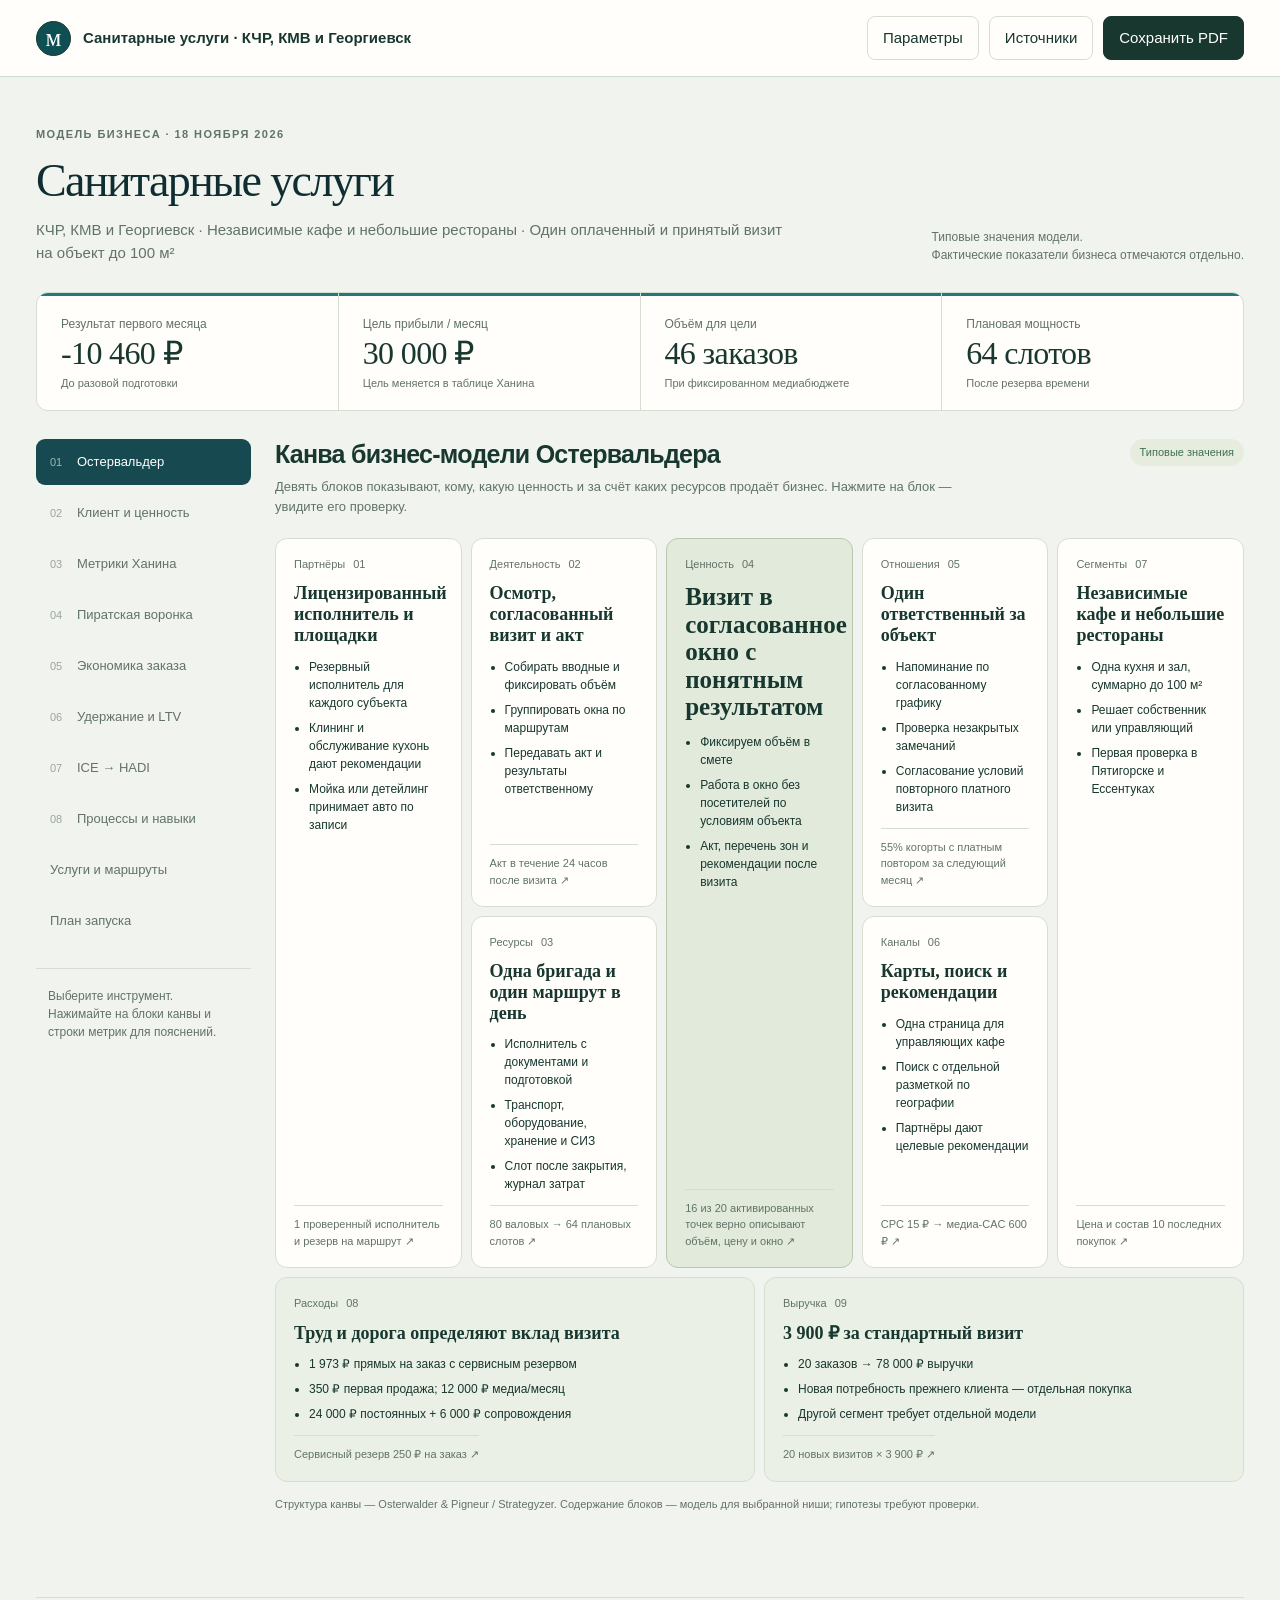
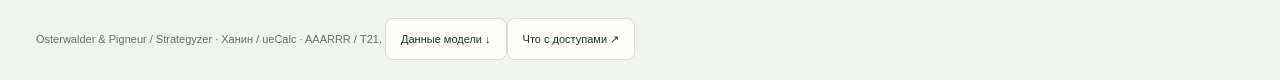
<file: kchr-kmv-georgievsk.html>
<!doctype html>
<html lang="ru"><head><meta charset="utf-8"><meta name="viewport" content="width=device-width,initial-scale=1"><meta name="description" content="Визуальная бизнес-модель: Остервальдер, метрики Ханина, AAARRR, экономика, удержание и процессы."><title>Санитарные услуги · КЧР, КМВ и Георгиевск — визуальная модель бизнеса</title><style>:root{--bg:#f1f3ee;--panel:#fffefb;--ink:#17372f;--muted:#617368;--line:#d6ded2;--accent:#b96840;--green:#3f7052;--soft:#e6edde;--warn:#fff1dd;--red:#a74732;--radius:16px}*{box-sizing:border-box}html{scroll-behavior:smooth}body{margin:0;background:var(--bg);font:15px/1.5 -apple-system,BlinkMacSystemFont,"Segoe UI",Arial,sans-serif;color:var(--ink)}button,input,select{font:inherit}button,a,input,select{touch-action:manipulation}button{cursor:pointer}a{color:inherit;text-underline-offset:4px}button:focus-visible,a:focus-visible,input:focus-visible,select:focus-visible{outline:3px solid var(--accent);outline-offset:3px}h1,h2,h3,p{margin:0}h1{font:46px/1.1 Georgia,serif;letter-spacing:-.035em}h2{font-size:25px;line-height:1.2;letter-spacing:-.03em}h3{font-size:17px;line-height:1.25}.shell{max-width:1600px;margin:auto;padding:0 36px}.top{border-bottom:1px solid var(--line);background:var(--panel)}.top-inner{height:76px;display:flex;align-items:center;justify-content:space-between;gap:22px}.brand{display:flex;align-items:center;gap:12px;font-weight:650}.brand-icon{width:35px;height:35px;border:1px solid var(--ink);border-radius:50%;display:grid;place-items:center;font:25px Georgia}.top-actions{display:flex;gap:10px}.btn{border:1px solid var(--line);border-radius:8px;background:var(--panel);color:var(--ink);padding:10px 15px;min-height:42px;text-decoration:none;display:inline-flex;align-items:center;justify-content:center;gap:10px}.btn.primary{background:var(--ink);border-color:var(--ink);color:var(--panel)}.btn:hover{filter:brightness(.96)}.intro{padding:36px 0 28px;display:flex;align-items:end;justify-content:space-between;gap:30px}.eyebrow{font-size:11px;letter-spacing:.13em;text-transform:uppercase;color:var(--muted);font-weight:650;margin-bottom:13px}.intro p{color:var(--muted);max-width:750px;margin-top:13px}.basis{font-size:12px;color:var(--muted);line-height:1.5}.summary{display:grid;grid-template-columns:repeat(4,minmax(0,1fr));gap:1px;background:var(--line);border:1px solid var(--line);border-radius:12px;overflow:hidden;margin-bottom:28px}.summary>div{background:var(--panel);padding:19px 24px}.summary span{font-size:12px;color:var(--muted);display:block}.summary strong{font:32px/1.3 Georgia,serif;letter-spacing:-.02em;display:block}.summary small{font-size:11px;color:var(--muted);display:block}.layout{display:grid;grid-template-columns:215px minmax(0,1fr);gap:24px;align-items:start}.sidebar{position:sticky;top:18px}.tabs{display:flex;flex-direction:column;gap:5px}.tab{border:0;background:transparent;padding:12px 14px;color:var(--muted);border-radius:9px;text-align:left;font-size:13px;display:flex;gap:10px;align-items:center;min-height:46px}.tab span{font-size:11px;opacity:.6;min-width:17px}.tab[aria-selected=true]{background:var(--ink);color:var(--panel)}.tab:hover{background:var(--soft);color:var(--ink)}.tab[aria-selected=true]:hover{background:var(--ink);color:var(--panel)}.sidebar-note{border-top:1px solid var(--line);margin-top:24px;padding:18px 12px;color:var(--muted);font-size:12px}.content{min-width:0;padding-bottom:55px}.pane-head{display:flex;align-items:start;justify-content:space-between;gap:22px;margin:0 0 22px}.pane-head p{color:var(--muted);font-size:13px;max-width:700px;margin-top:8px}.pill{display:inline-block;white-space:nowrap;font-size:11px;border-radius:30px;padding:5px 10px;background:var(--soft);color:var(--green)}.pill.warn{background:var(--warn);color:#88551d}.pill.bad{background:#fae7df;color:var(--red)}.canvas{display:grid;grid-template-columns:repeat(10,minmax(0,1fr));grid-template-rows:minmax(175px,auto) minmax(175px,auto) minmax(165px,auto);gap:9px}.canvas-block{background:var(--panel);border:1px solid var(--line);border-radius:12px;padding:18px;text-align:left;color:var(--ink);display:flex;flex-direction:column;gap:12px;min-width:0}.canvas-block:hover{border-color:var(--green);box-shadow:0 6px 22px #17372f08}.canvas-block .block-kicker{display:flex;align-items:start;justify-content:space-between;gap:8px;color:var(--muted);font-size:11px;line-height:1.3}.canvas-block .block-kicker b{font-weight:500}.canvas-block h3{font-size:18px;font-family:Georgia,serif;line-height:1.15}.canvas-block ul{margin:0;padding-left:15px;font-size:12px;line-height:1.5;flex:1}.canvas-block li+li{margin-top:7px}.canvas-block .block-foot{font-size:11px;border-top:1px solid var(--line);padding-top:10px;color:var(--muted)}.canvas-block.value{background:#e2eadb;border-color:#b8c8ae}.canvas-block.value h3{font-size:25px;line-height:1.1}.canvas-block.costs,.canvas-block.revenue{background:#eaf0e5}.partners{grid-area:1/1/3/3}.activities{grid-area:1/3/2/5}.resources{grid-area:2/3/3/5}.value{grid-area:1/5/3/7}.relations{grid-area:1/7/2/9}.channels{grid-area:2/7/3/9}.segments{grid-area:1/9/3/11}.costs{grid-area:3/1/4/6}.revenue{grid-area:3/6/4/11}.caption{font-size:11px;color:var(--muted);margin-top:14px}.cards2{display:grid;grid-template-columns:1fr 1fr;gap:18px}.panel{border:1px solid var(--line);background:var(--panel);border-radius:var(--radius);padding:24px;min-width:0}.panel h3{margin-bottom:15px}.panel p{font-size:13px;color:var(--muted)}.vpc-map{display:grid;grid-template-columns:1fr 60px 1fr;align-items:center;gap:16px}.vpc-middle{font:40px Georgia;text-align:center;color:var(--green)}.vpc-stack{display:flex;flex-direction:column;gap:12px}.vpc-item{padding:18px;background:var(--panel);border:1px solid var(--line);border-radius:12px}.vpc-item h3{font-size:15px;margin-bottom:9px}.vpc-item ul{padding-left:18px;margin:0;font-size:13px}.vpc-item.gain{border-top:3px solid var(--green)}.vpc-item.pain{border-top:3px solid var(--accent)}.vpc-item.job{border-top:3px solid var(--ink)}.section-title{margin:30px 0 17px}.ladder{display:grid;grid-template-columns:repeat(5,minmax(0,1fr));gap:9px}.ladder>div{padding:19px 15px;background:var(--panel);border:1px solid var(--line);border-radius:12px}.ladder b{font-size:20px;color:var(--accent);display:block;margin-bottom:14px}.ladder h3{font-size:14px;margin-bottom:10px}.ladder p{font-size:12px;color:var(--muted)}.ladder small{display:block;font-size:11px;border-top:1px solid var(--line);margin-top:14px;padding-top:10px}.goal-label{font-size:12px;display:block;color:var(--muted)}.goal-label input{display:block;margin-top:6px;max-width:180px;width:100%;padding:9px 12px;border:1px solid var(--line);border-radius:7px;background:var(--panel);font-size:18px;color:var(--ink)}.table-wrap{overflow:auto;border:1px solid var(--line);border-radius:12px;background:var(--panel)}table{width:100%;border-collapse:collapse;font-size:13px}th,td{padding:14px 15px;text-align:left;vertical-align:middle;border-bottom:1px solid var(--line)}th{font-size:11px;background:#e7eddf;color:var(--muted);font-weight:650;white-space:nowrap}td.num{font-variant-numeric:tabular-nums;white-space:nowrap}tr:last-child td{border-bottom:0}tbody tr[data-metric]{cursor:pointer}tbody tr[data-metric]:hover,tbody tr.selected{background:#f1f5eb}.metric-name{display:block;font-weight:600}.metric-symbol{font-size:11px;color:var(--muted)}.spark-track{display:block;width:100px;height:4px;background:#e5e9e0;margin-top:7px;border-radius:3px}.spark-track i{display:block;height:100%;background:var(--green);border-radius:3px}.explanation{display:grid;grid-template-columns:160px 1fr;gap:22px;background:#e2eadb;border-radius:12px;padding:22px 25px;margin-top:16px}.explanation strong{font:27px Georgia}.explanation p{font-size:13px;color:var(--ink)}.explanation small{font-size:11px;color:var(--muted);display:block;margin-top:7px}.bar-chart{display:flex;flex-direction:column;gap:17px}.bar-row{display:grid;grid-template-columns:175px minmax(80px,1fr) 100px;align-items:center;gap:16px;font-size:13px}.bar-track{height:16px;background:#e7ece1;border-radius:4px;overflow:hidden}.bar-track i{height:100%;display:block;background:var(--green);border-radius:4px;transition:width .2s}.bar-row b{text-align:right;font-weight:500;white-space:nowrap;font-variant-numeric:tabular-nums}.callout{border-left:3px solid var(--accent);background:#eee9dc;padding:17px 20px;font-size:13px;line-height:1.5;color:var(--muted);margin-top:18px}.funnel-layout{display:grid;grid-template-columns:1.2fr .9fr;gap:24px}.awareness{display:flex;justify-content:space-between;gap:16px;background:var(--ink);color:var(--panel);padding:23px 28px;border-radius:12px;margin-bottom:18px}.awareness b{font:30px Georgia;display:block}.awareness span{font-size:12px;color:#d7e1d0}.funnel{display:flex;flex-direction:column;gap:6px;align-items:center}.funnel-stage{width:var(--w);padding:17px 18px 20px;clip-path:polygon(0 0,100% 0,calc(100% - 12px) 100%,12px 100%);background:var(--soft);border:0;color:var(--ink);text-align:center;min-height:88px}.funnel-stage:nth-of-type(2){background:#d6e2ca}.funnel-stage:nth-of-type(3){background:#bdd2ad}.funnel-stage:nth-of-type(4){background:var(--green);color:white}.funnel-stage small{display:block;font-size:11px}.funnel-stage b{font-size:26px;font-weight:550;line-height:1.25}.funnel-stage span{font-size:12px;margin-left:7px}.flow-arrow{font-size:11px;color:var(--muted)}.stage-cards{display:flex;flex-direction:column;gap:13px}.stage-card{border:1px solid var(--line);background:var(--panel);border-radius:12px;padding:22px}.stage-card .letter{font:28px Georgia;color:var(--accent);float:right}.stage-card h3{font-size:17px;margin-bottom:8px}.stage-card b{font:29px Georgia;display:block;margin-bottom:5px}.stage-card p{font-size:13px;color:var(--muted)}.stage-card small{font-size:11px;display:block;color:var(--muted);margin-top:12px}.unit-flow{display:flex;flex-direction:column;gap:15px}.unit-row{display:grid;grid-template-columns:190px 1fr 120px;gap:16px;align-items:center;font-size:13px}.unit-row label span{display:block;color:var(--muted);font-size:11px}.unit-row .bar-track{height:22px}.unit-row .bar-track i{background:#9db78b}.unit-row:first-child .bar-track i,.unit-row:last-child .bar-track i{background:var(--green)}.unit-row b{text-align:right;font-weight:550;white-space:nowrap}.big-number{font:52px/1.1 Georgia;display:block;letter-spacing:-.03em;margin-bottom:8px}.capacity-grid{display:grid;grid-template-columns:repeat(11,1fr);gap:7px;margin:20px 0}.slot{height:25px;background:#d2dfc7;border-radius:4px}.slot.used{background:var(--green)}.slot.reserve{background:repeating-linear-gradient(45deg,#e1ddd2,#e1ddd2 3px,#f8f6ee 3px,#f8f6ee 6px)}.slot.empty{border:1px solid #b3c8a4;background:var(--panel)}.legend{display:flex;gap:20px;flex-wrap:wrap;color:var(--muted);font-size:11px}.legend i{width:10px;height:10px;display:inline-block;border-radius:2px;margin-right:5px;background:var(--green)}.legend i.reserve{background:#e1ddd2}.legend i.empty{background:var(--panel);border:1px solid var(--line)}.capacity-message{font-size:13px;padding:15px;background:var(--soft);border-radius:8px}.growth-line{width:100%;height:220px;display:block}.growth-line text{font:12px Arial;fill:var(--muted)}.cohort td,.cohort th{text-align:center;padding:12px 9px;min-width:52px;font-variant-numeric:tabular-nums}.cohort td:first-child,.cohort th:first-child{position:sticky;left:0;background:var(--panel);min-width:110px;text-align:left}.cohort .initial{background:var(--green);color:white}.cohort .repeat{background:#d1e1c6;color:var(--ink);font-weight:600}.cohort .future{background:#eeefea;color:#9ca79b}.cohort .zero{color:#99a48e}.retention-stats{display:grid;grid-template-columns:repeat(3,1fr);gap:16px;margin:20px 0}.retention-stats>div{padding:21px;background:var(--panel);border:1px solid var(--line);border-radius:12px}.retention-stats b{font:31px Georgia;display:block}.retention-stats span{font-size:12px;color:var(--muted)}.hadi{display:grid;grid-template-columns:repeat(4,minmax(0,1fr));gap:13px;margin-top:20px}.hadi>div{padding:22px;background:var(--panel);border:1px solid var(--line);border-radius:13px;position:relative}.hadi .letter{font:47px Georgia;color:#b2c8a3}.hadi h3{font-size:15px;margin:8px 0 12px}.hadi p{font-size:13px}.hadi small{font-size:11px;color:var(--muted);display:block;margin-top:13px}.selector{padding:10px 13px;border:1px solid var(--line);border-radius:7px;background:var(--panel);color:var(--ink);max-width:100%}.ice-bars{display:flex;gap:3px;height:13px;max-width:110px}.ice-bars span{height:100%;background:#c1d2b4;border-radius:2px}.ice-bars span:nth-child(2){background:#96b281}.ice-bars span:nth-child(3){background:var(--green)}.process-grid{display:grid;grid-template-columns:1fr 1fr;gap:13px}.process-card{padding:22px;background:var(--panel);border:1px solid var(--line);border-radius:12px;display:grid;grid-template-columns:38px 1fr;gap:15px}.process-card .number{font:27px Georgia;color:var(--accent)}.process-card h3{margin-bottom:9px}.process-card p{font-size:12px;color:var(--muted);margin-top:8px}.process-card code{font-size:12px;padding:4px 7px;background:var(--soft);display:inline-block;border-radius:5px;margin:9px 0}.process-card small{font-size:11px;color:var(--muted)}.launch{display:flex;align-items:end;gap:12px;margin:24px 0;padding:23px;background:#e2eadb;border-radius:12px}.launch label{flex:1;font-size:12px}.launch input{display:block;width:100%;min-height:44px;border:1px solid #b8c6af;background:var(--panel);padding:10px 13px;border-radius:7px;margin-top:6px}.footer{margin-top:30px;border-top:1px solid var(--line);padding:20px 0;color:var(--muted);font-size:11px}.footer a{margin-right:18px}dialog{border:1px solid var(--line);border-radius:18px;background:var(--panel);color:var(--ink);max-width:660px;width:calc(100% - 32px);padding:30px;max-height:85vh;overflow:auto}dialog::backdrop{background:#142e2666;backdrop-filter:blur(3px)}.dialog-top{display:flex;align-items:start;justify-content:space-between;gap:20px;margin-bottom:24px}.dialog-top button{border:0;background:var(--soft);color:var(--ink);border-radius:50%;width:35px;height:35px;flex-shrink:0}.dialog-content p{margin:14px 0;font-size:14px}.dialog-content ul{padding-left:20px;font-size:14px}.dialog-content .label{font-size:11px;text-transform:uppercase;letter-spacing:.1em;color:var(--muted);display:block;margin-top:20px}.dialog-form{display:grid;grid-template-columns:1fr 1fr;gap:16px}.dialog-form label{font-size:12px}.dialog-form input{display:block;width:100%;padding:10px 12px;border:1px solid var(--line);border-radius:7px;background:var(--bg);margin-top:6px}.dialog-form button{grid-column:1/-1;margin-top:10px}.error{color:var(--red);font-size:13px;margin-top:12px}.sr{position:absolute;width:1px;height:1px;clip:rect(0,0,0,0);overflow:hidden}.row{display:flex;gap:15px;align-items:center;flex-wrap:wrap}.pane[hidden]{display:none}
@media(max-width:1250px){.shell{padding:0 24px}.layout{grid-template-columns:185px minmax(0,1fr);gap:20px}.tab{font-size:12px;padding:11px 10px}.canvas-block{padding:14px}.canvas-block h3{font-size:16px}.canvas-block.value h3{font-size:21px}.canvas-block ul{font-size:11px}.canvas{gap:6px}.ladder{grid-template-columns:repeat(3,minmax(0,1fr))}.unit-row{grid-template-columns:165px 1fr 100px}}
@media(max-width:1050px){.layout{grid-template-columns:1fr}.sidebar{position:static}.tabs{flex-direction:row;overflow:auto;padding:0 0 10px;gap:7px}.tab{white-space:nowrap;border:1px solid var(--line);background:var(--panel);font-size:12px;padding:10px 13px}.sidebar-note{display:none}.canvas-block ul{font-size:12px}.canvas{grid-template-columns:repeat(3,minmax(0,1fr));grid-template-rows:auto}.canvas-block{grid-area:auto;min-height:220px;padding:18px}.canvas-block.value{grid-column:2;grid-row:1/3}.canvas-block.segments{grid-column:3;grid-row:1/3}.canvas-block.costs,.canvas-block.revenue{grid-column:auto}.canvas-block.partners{grid-row:3}.canvas-block.activities{grid-column:1;grid-row:1}.canvas-block.resources{grid-column:1;grid-row:2}.summary>div{padding:17px 20px}.intro h1{font-size:40px}}
@media(max-width:700px){.shell{padding:0 18px}.top-inner{min-height:72px;height:auto;padding:14px 0}.brand{font-size:13px}.top-actions{gap:6px}.top-actions .optional{display:none}.btn{font-size:12px;padding:9px 12px}.intro{padding:26px 0 22px;display:block}.intro h1{font-size:36px}.intro p{font-size:13px}.intro .basis{margin-top:15px}.summary{grid-template-columns:1fr 1fr;margin-bottom:21px}.summary strong{font-size:28px}.summary>div{padding:16px}.canvas{grid-template-columns:1fr 1fr}.canvas-block,.canvas-block.value,.canvas-block.segments,.canvas-block.partners,.canvas-block.activities,.canvas-block.resources,.canvas-block.costs,.canvas-block.revenue{grid-area:auto;min-height:220px}.canvas-block.value{grid-column:1/-1;min-height:190px;grid-row:1}.canvas-block.segments{grid-column:1/-1;min-height:180px;grid-row:2}.canvas-block h3{font-size:18px}.canvas-block.value h3{font-size:26px}.canvas-block ul{font-size:12px}.canvas-block.costs,.canvas-block.revenue{grid-column:1/-1;min-height:180px}.pane-head h2{font-size:23px}.pane-head{gap:14px}.pane-head p{font-size:12px}.pill{font-size:10px}.cards2,.funnel-layout,.vpc-map{grid-template-columns:1fr}.vpc-middle{transform:rotate(90deg);font-size:27px}.ladder{grid-template-columns:1fr 1fr}.explanation{grid-template-columns:1fr;gap:10px;padding:20px}.bar-row{grid-template-columns:135px minmax(30px,1fr) 83px;gap:9px;font-size:11px}.bar-track{height:13px}.panel{padding:20px}.unit-row{grid-template-columns:145px minmax(30px,1fr) 85px;gap:8px;font-size:11px}.unit-row label span{font-size:10px}.unit-row .bar-track{height:18px}.unit-row b{font-size:11px}.process-grid{grid-template-columns:1fr}.process-card{padding:20px}.hadi{grid-template-columns:1fr 1fr}.retention-stats{gap:9px}.retention-stats>div{padding:16px 12px}.retention-stats b{font-size:24px}.retention-stats span{font-size:10px}.launch{display:block;padding:20px}.launch .btn{margin-top:12px}.goal-label input{max-width:140px;font-size:16px}.growth-line{height:180px}.dialog-form{grid-template-columns:1fr}.top-actions .btn{font-size:11px}.caption{font-size:11px}}
@media(max-width:420px){.canvas{grid-template-columns:1fr}.canvas-block{min-height:175px}.canvas-block.value,.canvas-block.segments,.canvas-block.costs,.canvas-block.revenue{grid-column:1}.hadi{grid-template-columns:1fr}.ladder{grid-template-columns:1fr}.summary small{font-size:10px}.pane-head{flex-wrap:wrap}.bar-row{grid-template-columns:110px minmax(25px,1fr) 80px}.unit-row{grid-template-columns:125px minmax(20px,1fr) 78px}}
@media(prefers-reduced-motion:reduce){*{transition:none!important;scroll-behavior:auto!important}}
@media print{@page{size:A3 landscape;margin:12mm}.top-actions,.sidebar,.intro,.summary,.goal-label,.footer,.no-print{display:none!important}.layout{display:block}.shell{padding:0}.content{padding:0}.canvas{grid-template-columns:repeat(10,minmax(0,1fr));grid-template-rows:180px 180px 150px}.canvas-block.partners{grid-area:1/1/3/3}.canvas-block.activities{grid-area:1/3/2/5}.canvas-block.resources{grid-area:2/3/3/5}.canvas-block.value{grid-area:1/5/3/7}.canvas-block.relations{grid-area:1/7/2/9}.canvas-block.channels{grid-area:2/7/3/9}.canvas-block.segments{grid-area:1/9/3/11}.canvas-block.costs{grid-area:3/1/4/6}.canvas-block.revenue{grid-area:3/6/4/11}.canvas-block{min-height:0;break-inside:avoid}body{background:white}button{color:black}.canvas-block,.panel{box-shadow:none}.table-wrap{overflow:visible}h2{break-after:avoid}.cards2{break-inside:avoid}}


.explanation strong,.explanation .metric-symbol{display:block}
@media(max-width:700px){.top-inner{flex-wrap:wrap;gap:10px}.growth-line text{font-size:32px}}

.sidebar{min-width:0}.tabs{max-width:100%}@media(max-width:1050px){.layout{grid-template-columns:minmax(0,1fr)}}

.intro h1{color:#102e32}
.top{border-bottom:1px solid #ccdcd9}
.top .brand-icon{background:#0e4f54;color:#fff}
.summary>div{border-top:3px solid #24777a}
.tabs .tab[aria-selected=true]{background:#164950;color:#fff}
.pane table td{overflow-wrap:break-word}
#pane-services table,#pane-execution table{min-width:900px}
#pane-services .process-grid{grid-template-columns:repeat(auto-fit,minmax(min(100%,230px),1fr))}
.tabs .tab{white-space:normal}
#detail:has(#params-form) {
 width: min(860px, calc(100% - 24px));
 max-width: none;
 max-height: min(88dvh, 920px);
 padding: 0;
 overscroll-behavior: contain;
 scroll-padding: 92px 0 120px;
}

#detail:has(#params-form) .dialog-top {
 position: sticky;
 top: 0;
 z-index: 2;
 margin: 0;
 padding: 18px clamp(16px, 4vw, 32px) 14px;
 background: var(--panel);
 border-bottom: 1px solid var(--line);
}

#detail:has(#params-form) .dialog-content {
 padding: 20px clamp(16px, 4vw, 32px) 0;
}

.params-guide { margin-bottom: 24px; }
.params-guide p { margin: 8px 0; }
.params-steps { margin: 8px 0 16px; padding-inline-start: 22px; font-size: 14px; }
.params-steps li + li { margin-top: 4px; }
.params-preview { padding: 14px; border-radius: 12px; background: var(--bg); }
.params-preview p { margin: 8px 0 0; color: var(--muted); }
.params-flow {
 display: grid;
 grid-template-columns: repeat(4, minmax(0, 1fr));
 gap: 20px;
 margin: 10px 0 0;
 padding: 0;
 list-style: none;
}
.params-flow li {
 position: relative;
 display: grid;
 gap: 2px;
 padding: 8px 10px;
 border-radius: 8px;
 background: var(--panel);
 font-size: 13px;
}
.params-flow li:last-child { background: var(--soft); }
.params-flow li:not(:last-child)::after {
 content: '→';
 position: absolute;
 inset-inline-start: calc(100% + 4px);
 top: 50%;
 transform: translateY(-50%);
 color: var(--muted);
}
.params-flow strong { font-size: 17px; font-variant-numeric: tabular-nums; overflow-wrap: anywhere; }
.params-example {
 margin-top: 12px;
 border-bottom: 1px solid var(--line);
}
.params-example summary { padding: 10px 0; font-weight: 650; cursor: pointer; }
.params-example summary:focus-visible { outline: 3px solid var(--accent); outline-offset: 3px; }
.params-example p:last-child { margin-bottom: 14px; }

#params-form { grid-template-columns: repeat(2, minmax(0, 1fr)); gap: 18px 20px; }
.parameter-field { min-width: 0; }
#params-form label { font-size: 14px; font-weight: 650; }
.parameter-field small { display: block; margin-top: 5px; font-size: 13px; color: var(--muted); }
#params-form input { min-width: 0; min-height: 44px; font-size: 16px; }
.params-actions {
 position: sticky;
 bottom: 0;
 z-index: 1;
 display: flex;
 flex-wrap: wrap;
 gap: 8px;
 grid-column: 1 / -1;
 padding: 12px 0;
 border-top: 1px solid var(--line);
 background: var(--panel);
}
.params-actions .error { flex-basis: 100%; }
#params-form .params-actions button { margin: 0; }

@media (max-width: 620px) {
 #params-form { grid-template-columns: minmax(0, 1fr); }
 .params-flow { grid-template-columns: minmax(0, 1fr); gap: 12px; }
 .params-flow li { grid-template-columns: minmax(0, 1fr) auto; align-items: baseline; gap: 8px; }
 .params-flow li:not(:last-child)::after {
  content: '↓';
  inset-inline-start: 10px;
  top: calc(100% - 4px);
  transform: none;
 }
 .params-actions button { flex: 1 1 auto; }
}
</style></head>
<body><header class="top"><div class="shell top-inner"><div class="brand"><span class="brand-icon" aria-hidden="true">м</span><span id="brand-name">Санитарные услуги · КЧР, КМВ и Георгиевск</span></div><div class="top-actions"><button class="btn" id="edit-inputs">Параметры</button><button class="btn" id="sources">Источники</button><button class="btn primary optional" id="print">Сохранить PDF</button></div></div></header>
<main class="shell"><div class="intro"><div><p class="eyebrow">Модель бизнеса · 18 ноября 2026</p><h1>Санитарные услуги</h1><p id="segment"></p></div><div class="basis">Типовые значения модели.<br>Фактические показатели бизнеса отмечаются отдельно.</div></div>
<div class="summary" aria-live="polite"><div><span>Результат первого месяца</span><strong id="profit">—</strong><small>До разовой подготовки</small></div><div><span>Цель прибыли / месяц</span><strong id="goal-summary">—</strong><small>Цель меняется в таблице Ханина</small></div><div><span>Объём для цели</span><strong id="goal-orders">—</strong><small>При фиксированном медиабюджете</small></div><div><span>Плановая мощность</span><strong id="capacity-summary">—</strong><small>После резерва времени</small></div></div>
<div class="layout"><aside class="sidebar"><nav class="tabs" role="tablist" aria-label="Модели и инструменты"><button class="tab" id="tab-canvas" role="tab" aria-controls="pane-canvas" aria-selected="true" data-pane="canvas"><span>01</span>Остервальдер</button><button class="tab" id="tab-value" role="tab" aria-controls="pane-value" aria-selected="false" data-pane="value"><span>02</span>Клиент и ценность</button><button class="tab" id="tab-khanin" role="tab" aria-controls="pane-khanin" aria-selected="false" data-pane="khanin"><span>03</span>Метрики Ханина</button><button class="tab" id="tab-funnel" role="tab" aria-controls="pane-funnel" aria-selected="false" data-pane="funnel"><span>04</span>Пиратская воронка</button><button class="tab" id="tab-unit" role="tab" aria-controls="pane-unit" aria-selected="false" data-pane="unit"><span>05</span>Экономика заказа</button><button class="tab" id="tab-retention" role="tab" aria-controls="pane-retention" aria-selected="false" data-pane="retention"><span>06</span>Удержание и LTV</button><button class="tab" id="tab-experiments" role="tab" aria-controls="pane-experiments" aria-selected="false" data-pane="experiments"><span>07</span>ICE → HADI</button><button class="tab" id="tab-processes" role="tab" aria-controls="pane-processes" aria-selected="false" data-pane="processes"><span>08</span>Процессы и навыки</button><button class="tab" id="tab-services" role="tab" aria-controls="pane-services" aria-selected="false" data-pane="services">Услуги и маршруты</button><button class="tab" id="tab-execution" role="tab" aria-controls="pane-execution" aria-selected="false" data-pane="execution">План запуска</button></nav><p class="sidebar-note">Выберите инструмент.<br>Нажимайте на блоки канвы и строки метрик для пояснений.</p></aside><div class="content" id="content"><section class="pane" id="pane-canvas" role="tabpanel" aria-labelledby="tab-canvas"></section><section class="pane" id="pane-value" role="tabpanel" aria-labelledby="tab-value" hidden></section><section class="pane" id="pane-khanin" role="tabpanel" aria-labelledby="tab-khanin" hidden></section><section class="pane" id="pane-funnel" role="tabpanel" aria-labelledby="tab-funnel" hidden></section><section class="pane" id="pane-unit" role="tabpanel" aria-labelledby="tab-unit" hidden></section><section class="pane" id="pane-retention" role="tabpanel" aria-labelledby="tab-retention" hidden></section><section class="pane" id="pane-experiments" role="tabpanel" aria-labelledby="tab-experiments" hidden></section><section class="pane" id="pane-processes" role="tabpanel" aria-labelledby="tab-processes" hidden></section><section class="pane" id="pane-services" role="tabpanel" aria-labelledby="tab-services" hidden></section><section class="pane" id="pane-execution" role="tabpanel" aria-labelledby="tab-execution" hidden></section><noscript>Откройте модель в браузере с JavaScript. Все параметры встроены в этот файл.</noscript></div></div>
<footer class="footer"><span>Osterwalder &amp; Pigneur / Strategyzer · Ханин / ueCalc · AAARRR / Т21.</span> <button class="btn" id="download-model">Данные модели ↓</button><button class="btn" id="access-audit">Что с доступами ↗</button></footer></main>
<dialog id="detail"><div class="dialog-top"><div><p class="eyebrow" id="detail-label"></p><h2 id="detail-title"></h2></div><button id="close-dialog" aria-label="Закрыть">×</button></div><div class="dialog-content" id="detail-content"></div></dialog><script type="application/json" id="model-data">{"meta": {"name": "Санитарные услуги · КЧР, КМВ и Георгиевск", "niche": "КЧР, КМВ и Георгиевск", "slug": "sanitary-services-kchr-kmv-20261118", "date": "18.11.2026", "business_type": "Локальная выездная служба, старт с B2B", "currency": "RUB", "unit": "Один оплаченный и принятый визит на объект до 100 м²", "segment": "Независимые кафе и небольшие рестораны", "horizon": "1 месяц для P\u0026L, 12 для когорт", "basis": "Типовые значения модели", "actual_results": "Фактические оплаты, затраты и когорты не предоставлены."}, "inputs": {"traffic": 800, "conversion": 0.025, "price": 3900, "direct": 1450, "variable_rate": 0.07, "service_reserve": 250, "first_cost": 350, "repeat_cost": 120, "apc": 1, "cpc": 15, "fixed": 24000, "tracking": 6000, "target_profit": 30000, "preparation": 50000, "ctr": 0.04, "lead_rate": 0.08, "activation_rate": 0.75, "referral_participation": 0.2, "invites_per_referrer": 1, "referral_conversion": 0.2}, "capacity": {"enabled": true, "teams": 1, "days": 20, "orders_per_day": 4, "reserve_rate": 0.2}, "cost_items": [{"name": "Труд исполнителя", "value": 850}, {"name": "Средства и расходники", "value": 300}, {"name": "Дорога по городскому маршруту", "value": 300}], "fixed_items": [{"name": "Работа владельца и администрирование", "value": 16000}, {"name": "Хранение и связь", "value": 4000}, {"name": "Инструмент и обслуживание", "value": 4000}], "preparation_items": [{"name": "Оснащение и СИЗ", "value": 28000}, {"name": "Подготовка документов и обучение", "value": 16000}, {"name": "Материалы для продаж и пилота", "value": 6000}], "opening_cash": 150000, "retention": [1, 0.55, 0.45, 0.38, 0.32, 0.27, 0.22, 0.18, 0.15, 0.12, 0.1, 0.08], "menu": [{"segment": "HoReCa · кафе", "offer": "Дезинсекция, стартовый пакет с осмотром и актом", "unit": "Одна точка до 100 м² / один выполненный визит", "price": 3900, "direct": 1450, "reserve": 250, "note": "Вечернее окно и рекомендации по объекту. Следующий визит согласуется по результату осмотра.", "source": "S06, S09"}, {"segment": "HoReCa · гостиницы", "offer": "Дезинсекция согласованных зон", "unit": "Один визит / согласованные зоны до 100 м²", "price": 4900, "direct": 2000, "reserve": 300, "note": "Пилот для мини-отелей, вне календаря кафе. Для номерного фонда считать зоны и простой отдельно.", "source": "S06, S12"}, {"segment": "Жилые помещения", "offer": "Дезинсекция квартиры", "unit": "Однокомнатная квартира / один визит", "price": 2800, "direct": 1200, "reserve": 250, "note": "Согласовать вредителя, зоны, повтор и границы гарантии. Вне городской зоны считать дорогу.", "source": "S07, S08"}, {"segment": "Нежилые помещения", "offer": "Дезинсекция офиса, магазина или склада", "unit": "Один визит, 100 м²", "price": 3600, "direct": 1500, "reserve": 220, "note": "Работа по осмотру. Площадь, режим доступа и повтор влияют на смету.", "source": "S08, S09"}, {"segment": "Жилые и нежилые помещения", "offer": "Дезинфекция", "unit": "Один визит, 100 м²", "price": 4200, "direct": 1900, "reserve": 250, "note": "Точная задача, зоны и документы согласуются с лицензированным исполнителем. Транспорт оценивается отдельно.", "source": "S01, S07"}, {"segment": "Жилые, нежилые помещения и HoReCa", "offer": "Дезодорация после выявления источника запаха", "unit": "Одна зона до 50 м²", "price": 3800, "direct": 1500, "reserve": 300, "note": "Сначала установить причину и необходимость клининга или ремонта. Смета по зоне и источнику.", "source": "S11"}, {"segment": "Помещения", "offer": "Озонирование по согласованной задаче", "unit": "Одна согласованная зона, условный запрос до 50 м²", "price": 4500, "direct": 2200, "reserve": 300, "note": "Запуск после проверки метода, оборудования, требований к допуску и правового статуса услуги.", "source": "S05, S11"}, {"segment": "Авто", "offer": "Дезодорация / озонирование салона на площадке партнёра", "unit": "Один легковой автомобиль", "price": 1700, "direct": 820, "reserve": 100, "note": "Прямые расходы включают площадку и труд. Самостоятельный дальний выезд считать по смете. Дезинфекцию транспорта оценивать и оформлять отдельно.", "source": "S01, S10"}], "routes": [{"name": "КМВ · основной тест", "towns": "Пятигорск, Ессентуки, Кисловодск, Железноводск, Минеральные Воды и ближайшие точки", "decision": "Первые сметы Пятигорск / Ессентуки. Остальные города — отдельные маршрутные дни после проверки окон."}, {"name": "Георгиевск", "towns": "Георгиевск и согласованная зона выезда", "decision": "Один маршрутный день с несколькими подтверждёнными объектами либо индивидуальная транспортная надбавка."}, {"name": "КЧР", "towns": "Черкесск, Усть-Джегута, Карачаевск, Домбай, Теберда, Архыз и остальная КЧР по смете", "decision": "Начать с Черкесска и Усть-Джегуты. Горные направления считать отдельным маршрутом или исполнителем с проверенными полномочиями."}], "canvas": [{"id": "partners", "name": "Партнёры", "headline": "Лицензированный исполнитель и площадки", "points": ["Резервный исполнитель для каждого субъекта", "Клининг и обслуживание кухонь дают рекомендации", "Мойка или детейлинг принимает авто по записи"], "metric": "1 проверенный исполнитель и резерв на маршрут", "next": "Проверить выписки, состав работ, ответственность и экономику договора.", "evidence": "Лицензия и договоры конкретных сторон требуют проверки."}, {"id": "activities", "name": "Деятельность", "headline": "Осмотр, согласованный визит и акт", "points": ["Собирать вводные и фиксировать объём", "Группировать окна по маршрутам", "Передавать акт и результаты ответственному"], "metric": "Акт в течение 24 часов после визита", "next": "Зафиксировать фактическую длительность и комплект документов на 5 платных визитах.", "evidence": "Показатель и процесс типовые."}, {"id": "resources", "name": "Ресурсы", "headline": "Одна бригада и один маршрут в день", "points": ["Исполнитель с документами и подготовкой", "Транспорт, оборудование, хранение и СИЗ", "Слот после закрытия, журнал затрат"], "metric": "64 плановых слота / месяц", "next": "Измерить время на объекте, дорогу и оформление.", "evidence": "Мощность расчётная."}, {"id": "value", "name": "Ценность", "headline": "Визит в согласованное окно с понятным результатом", "points": ["Фиксируем объём в смете", "Работа в окно без посетителей по условиям объекта", "Акт, перечень зон и рекомендации после визита"], "metric": "16 из 20 активированных точек верно описывают объём, цену и окно", "next": "Попросить управляющих разобрать две сметы и зафиксировать, какой части не хватает.", "evidence": "Заявленные документы у конкурентов доступны, готовность платить за пакет неизвестна."}, {"id": "relations", "name": "Отношения", "headline": "Один ответственный за объект", "points": ["Напоминание по согласованному графику", "Проверка незакрытых замечаний", "Согласование условий повторного платного визита"], "metric": "55% когорты с платным повтором за следующий месяц", "next": "Дождаться созревания первой когорты, сопоставить повтор с договором и актом.", "evidence": "Удержание типовое."}, {"id": "channels", "name": "Каналы", "headline": "Карты, поиск и рекомендации", "points": ["Одна страница для управляющих кафе", "Поиск с отдельной разметкой по географии", "Партнёры дают целевые рекомендации"], "metric": "Платный переход → первый оплаченный визит", "next": "Проверить спрос и цену привлечения по каждому кластеру.", "evidence": "Расходы и конверсии типовые."}, {"id": "segments", "name": "Сегменты", "headline": "Независимые кафе и небольшие рестораны", "points": ["Одна кухня и зал, суммарно до 100 м²", "Решает собственник или управляющий", "Первая проверка в Пятигорске и Ессентуках"], "metric": "Цена и состав 10 последних покупок", "next": "Провести 10 интервью по последней покупке и реальным сметам.", "evidence": "Выбор сегмента сделан для проверки модели."}, {"id": "costs", "name": "Расходы", "headline": "Труд и дорога определяют вклад визита", "points": ["Труд, расходники, логистика", "Привлечение и первая продажа", "Управление, сопровождение, сервисный резерв"], "metric": "Вклад первого заказа до рекламы 1 577 ₽", "next": "Сверить фактический труд, расход и пробег по 5 заказам.", "evidence": "Расходы типовые."}, {"id": "revenue", "name": "Выручка", "headline": "Оплата за выполненный визит", "points": ["Платит организация или ИП, эксплуатирующие объект", "Базовый пакет 3 900 ₽", "Повтор признаётся после нового выполненного визита"], "metric": "20 новых визитов × 3 900 ₽", "next": "Проверить оплаты, акты и сроки поступления денег.", "evidence": "Чек и количество типовые."}], "value_map": {"jobs": ["Закрыть проблему с насекомыми и согласовать доступ", "Понять, что сделано и какие меры остаются на стороне кафе", "Предъявить документы за фактический визит"], "pains": ["Цена меняется после приезда", "Срыв графика кухни и риск повторной жалобы", "Неясно, кто отвечает за повтор и какие зоны покрыты"], "gains": ["Предсказуемое окно и смета", "Акт и рекомендации ответственному", "Повторный визит с прозрачной ценой и причиной"], "products": ["Дезинсекция кафе до 100 м² с осмотром и актом", "Плановый визит по отдельно согласованному графику"], "relievers": ["Одна согласованная смета с перечнем зон", "Один контакт для персонала и исполнителя", "Отдельная фиксация платного повтора и гарантийного визита"], "creators": ["Отчёт с замечаниями по объекту", "История визитов с датой, зонами и ответственным"]}, "awareness_ladder": [{"level": "Не видит задачи", "question": "Зачем обращать внимание сейчас?", "content": "Признаки проблемы и кому сообщить внутри заведения", "measure": "Целевые переходы"}, {"level": "Ищет решение", "question": "Что делать после обнаружения?", "content": "Чек-лист осмотра объекта и передачи подрядчику вводных", "measure": "Пригодные обращения / переходы"}, {"level": "Сравнивает методы", "question": "Как согласовать работы с графиком кухни?", "content": "Пример плана визита и условий доступа", "measure": "Получили и подтвердили предложение / пригодные обращения"}, {"level": "Выбирает подрядчика", "question": "Кто отвечает за объём и акт?", "content": "Проверяемые сведения об исполнителе, пример сметы и акта", "measure": "Запрошенные слоты / подтверждённые предложения"}, {"level": "Готов купить", "question": "Как заказать визит?", "content": "Дата, точная цена и согласованное подтверждение", "measure": "Оплаченные выполненные визиты / подтверждённые предложения"}], "hypotheses": [{"id": "H01", "stage": "Выручка", "title": "Покупают ли пакет за 3 900 ₽", "hypothesis": "Управляющие готовы платить за визит с фиксированным объёмом и актом.", "metric": "Первые оплаченные и принятые визиты / вручённые сопоставимые сметы.", "target": "≥5/20 при 3 900 ₽ за 21 день.", "scores": [10, 7, 9], "reason": "Влияет на прибыль, открытые прайсы дают ориентир, смета проста.", "sample": "20 независимых кафе до 100 м². Зафиксировать фактическую цену прошлой покупки как базу, если известна.", "first": "Критичный тест. 10 интервью и 20 смет одного состава в Пятигорске и Ессентуках. Предложение исполнения — после проверки лицензии.", "time": 16, "cash": 4000, "evidence": "При \u003c3 оплат после 20 смет приостановить масштабирование, разобрать причины отказа. При 3–4 уточнить пакет. При ≥5 повторить на новой выборке и проверить вклад H02."}, {"id": "H02", "stage": "Экономика", "title": "Укладывается ли бригада в маршрут", "hypothesis": "В городском маршруте средний прямой расход ≤1 450 ₽ и рабочее окно допускает не менее 4 визитов в день.", "metric": "Прямой расход без процентных статей и резерва / визит, фактические оплаченные окна с дорогой и оформлением.", "target": "5 визитов, ≥2 маршрутных дня. Расход ≤1 450 ₽ в среднем. Для проверки 4 визитов собрать отдельный день с 4 согласованными окнами.", "scores": [10, 7, 8], "reason": "Проверяет маржу и предел загрузки, нужны реальные визиты.", "sample": "Первые 5 оплаченных визитов H01. База — 1 450 ₽ и 4 плановых визита.", "first": "Писать минуты и расходы по каждому объекту, фиксировать переносы и ночные доплаты.", "time": 8, "cash": 0, "evidence": "При превышении расхода или невозможности согласовать окна пересчитать мощность, тариф и географию. Затраты визитов учтены в модели."}, {"id": "H03", "stage": "Привлечение", "title": "Поиск даёт квалифицированные заявки", "hypothesis": "Запросы для кафе в одном кластере приводят покупателей с медиа-CAC до 600 ₽.", "metric": "Затраты поиска / впервые оплатившие и принявшие визит. Переходы и пригодные обращения — промежуточные счётчики.", "target": "≥5 первых покупок и медиа-CAC ≤600 ₽ при бюджете 3 000 ₽.", "scores": [8, 5, 8], "reason": "Медиа существенно, воронка пока гипотетическая.", "sample": "Одна кампания на 14 дней. Контроль — типовые CPC 15 ₽, конверсия 2,5%.", "first": "Отделить B2B-запросы от квартир и авто. Дедуплицировать точки. Оценивать после окна на исполнение.", "time": 8, "cash": 3000, "evidence": "Если после 1 500 ₽ нет ни одного пригодного обращения, поставить кампанию на паузу. Результат 5 покупок даёт предварительную оценку."}, {"id": "H04", "stage": "Удержание", "title": "Новый визит через месяц", "hypothesis": "После первого принятого визита клиент согласует следующий и оплатит его в M1.", "metric": "Клиенты с новым оплаченным визитом / зрелая когорта первой покупки.", "target": "≥11/20 во втором календарном месяце.", "scores": [9, 5, 6], "reason": "Высокое влияние на загрузку, требуется созревшая когорта.", "sample": "20 первых покупателей, две группы по 10, окно до 60 дней и отдельная дата первого визита.", "first": "Сравнить обычное сопровождение с согласованием нового окна прямо после акта при наличии задачи.", "time": 6, "cash": 0, "evidence": "При \u003c8/20 снизить профиль повторов и обновить кассу. Не учитывать гарантийные выезды."}, {"id": "H05", "stage": "Рекомендации", "title": "Клининг передаёт новых клиентов", "hypothesis": "Смежный подрядчик может привести минимум две новые закупающие точки за месяц.", "metric": "Новые точки с первой оплатой, атрибутированные партнёру.", "target": "≥2 оплаченных новых объектов от 3 партнёров за 30 дней.", "scores": [6, 4, 7], "reason": "Низкие начальные расходы, нет данных о намерении партнёров.", "sample": "Три партнёра, база — текущие рекомендации по журналу.", "first": "Согласовать формат рекомендации с согласия клиента и метку источника.", "time": 5, "cash": 0, "evidence": "Если 0 пригодных рекомендаций за 30 дней, прекратить расширение канала и проверить совместимость сегментов."}], "execution": [{"role": "Владелец", "responsibility": "Лицензия или договор с допущенным исполнителем, цены, касса", "metric": "Допуск до первого визита, остаток на 30 дней", "resource": "24 000 ₽/мес. управленческий бюджет вместе с администрированием", "authority": "Останавливает продажи и утверждает сметы"}, {"role": "Исполнитель", "responsibility": "Осмотр, выполнение, возврат документов, хронометраж", "metric": "Расход на визит, акт до 24 часов, причины повторов", "resource": "850 ₽ труда на визит в расчёте", "authority": "Подтверждает возможность работ, зоны и окно"}, {"role": "Координатор", "responsibility": "Квалификация, окна по маршрутам, сверка актов и оплат", "metric": "Согласованные окна, сметы, конверсия и просрочки", "resource": "6 000 ₽/мес. сопровождение + 350 ₽ на первую продажу", "authority": "Бронирует согласованные слоты, эскалирует отклонения"}], "plan": [{"period": "Неделя 1", "owner": "Владелец", "action": "Проверить лицензию и порядок работы в КЧР и Ставропольском крае. Уточнить состав работ и реальную схему исполнения, взять 6 сопоставимых смет.", "resource": "6 ч владельца, открытые реестры и документы", "acceptance": "Выписка, применимые виды работ и ориентиры по трём кластерам"}, {"period": "Недели 1–3", "owner": "Владелец + координатор", "action": "H01: 10 интервью и 20 смет. Сверить цену по точке и последней покупке.", "resource": "16 ч, до 4 000 ₽ тестового ресурса", "acceptance": "20 смет, журнал оплат и причин отказов, решение по цене"}, {"period": "Недели 2–4", "owner": "Исполнитель", "action": "H02: реальные визиты и хронометраж на двух городских маршрутах.", "resource": "Операционные расходы на визиты, 8 ч учёта", "acceptance": "5 актов, затраты и подтверждённая доступность окон"}, {"period": "После H01 и H02", "owner": "Координатор", "action": "H03: оплатить тест поиска при подтверждённом допуске и положительном вкладе.", "resource": "8 ч и до 3 000 ₽ из рекламного бюджета", "acceptance": "Отчёт по CPC, заявкам, медиа-CAC и выручке"}, {"period": "Месяцы 2–3", "owner": "Владелец", "action": "Оценить повторные визиты. Проверить Черкесск и Георгиевск отдельно, сверить нагрузку и оплату.", "resource": "Еженедельно по 30 минут, визиты по подтверждённым заявкам", "acceptance": "Два отчёта по маршрутам, зрелая когорта и обновлённая касса"}], "processes": [{"id": "01", "name": "Ниша и источники", "skill": "nbs-research", "input": "Название ниши и имеющиеся данные", "output": "Паспорт ниши, реестр источников, аудит доступа", "check": "Факты имеют прямые источники; неизвестное обозначено"}, {"id": "02", "name": "Клиент и ценность", "skill": "nbs-customer-value", "input": "Паспорт ниши и кандидаты сегментов", "output": "Сегмент, Value Proposition Canvas, конкуренты, вопросы интервью", "check": "Потребность и конкурентное преимущество не выданы за доказанный факт"}, {"id": "03", "name": "Бизнес-модель", "skill": "nbs-business-model", "input": "Один сегмент и ценностное предложение", "output": "Девять связанных блоков Остервальдера", "check": "У каждого дохода есть плательщик, канал, ресурс и затраты"}, {"id": "04", "name": "Экономика и Ханин", "skill": "nbs-economics", "input": "Цена, затраты, воронка, период и цель", "output": "Юнит-экономика, целевые метрики и проверка мощности", "check": "Размерности и горизонты совпадают; нет двойного счёта"}, {"id": "05", "name": "Воронка и удержание", "skill": "nbs-growth-funnel", "input": "События пути клиента и экономика", "output": "AAARRR, определения метрик, когортная карта", "check": "Единицы и знаменатели явны; незрелые когорты не равны нулю"}, {"id": "06", "name": "Проверки и приоритеты", "skill": "nbs-experiments", "input": "Ограничения, разрывы данных и гипотезы", "output": "ICE, протоколы тестов и цикл HADI", "check": "Есть контроль, окно, бюджет, критерий и решение"}, {"id": "07", "name": "Люди и выполнение", "skill": "nbs-execution", "input": "Критичный приоритет, команда и ресурсы", "output": "Ответственность, недельный план и сценарии встреч", "check": "У задачи есть владелец, ресурс, срок и приёмка"}, {"id": "08", "name": "Визуальный выпуск", "skill": "nbs-visual-delivery", "input": "Один согласованный набор данных", "output": "Интерактивная модель, таблица, изображения и отчёт проверки", "check": "Модели согласованы, цифры проверены, интерфейс работает"}], "sources": [{"id": "S01", "name": "Роспотребнадзор", "url": "https://zpp.rospotrebnadzor.ru/news/federal/540127", "kind": "Регулирование", "finding": "Услуги санитарной дезинфекции, дезинсекции и дератизации оказывают юридические лица и ИП с лицензией.", "date": "18.11.2026"}, {"id": "S02", "name": "Положение № 337 в редакции № 1677", "url": "https://nniigp.ru/DOCS/UC/PP_337.pdf", "kind": "Регулирование", "finding": "Перечень лицензируемых работ, требования к соискателю, исполнителю и средствам, исключение для собственных нужд.", "date": "18.11.2026"}, {"id": "S03", "name": "СанПиН 3.3686-21, редакция от 25.06.2025", "url": "https://www.mos.ru/upload/documents/files/9739/PostanovlenieGlavnogogosudarstvennogosanitarnogovrachaRF.pdf", "kind": "Регулирование", "finding": "Требования профилактики инфекций, включая организацию дезинсекции. График определяется применимыми правилами и объектом.", "date": "18.11.2026"}, {"id": "S04", "name": "Роспотребнадзор об общепите", "url": "https://zpp.rospotrebnadzor.ru/news/federal/574818", "kind": "Регулирование", "finding": "В общепите действуют СанПиН 2.3/2.4.3590-20. Договор на один вид работ покрывает только согласованный объём услуг.", "date": "18.11.2026"}, {"id": "S05", "name": "МР 3.5.0315-23", "url": "https://cepportal.ru/upload/iblock/110/25w4rorqkvjkikbq85eq0nf0uogedcfb.pdf", "kind": "Методические рекомендации", "finding": "Применение озона для обеззараживания воздуха общественных помещений предусмотрено при отсутствии людей. Требования к методу и допуску сверяются до предложения.", "date": "18.11.2026"}, {"id": "S06", "name": "Дез-Центр, Черкесск", "url": "https://dez-tsentr.ru/cherkessk/dogovor-na-dezinsekciyu", "kind": "Прайс исполнителя", "finding": "Дезинсекция кафе до 100 м² от 1 800 ₽ за выезд. Площадь и нижняя ставка указаны на странице.", "date": "18.11.2026"}, {"id": "S07", "name": "СЭС Регион, Пятигорск", "url": "https://pyatigorsk.ses-region.ru/", "kind": "Прайс исполнителя", "finding": "Дезинсекция однокомнатной квартиры от 1 800 ₽. Дезинфекция до 100 м² разово от 33 ₽/м², ежемесячно от 23 ₽/м².", "date": "18.11.2026"}, {"id": "S08", "name": "ДезКом, Георгиевск", "url": "https://dez-com.ru/georgievsk/obrabotka-ot-klopov-i-tarakanov/", "kind": "Прайс исполнителя", "finding": "Дезинсекция 1/2/3-комнатной квартиры от 2 000 / 2 500 / 3 000 ₽. Нежилые помещения от 30 ₽/м². Выезд за город от 5 ₽/км.", "date": "18.11.2026"}, {"id": "S09", "name": "Проф-Дез, Георгиевск", "url": "https://prof-dez.ru/georgievsk", "kind": "Справочник, дополнительный ориентир", "finding": "Для дезинсекции до 100 м² указаны 3 400 ₽ разово и 2 500 ₽ при ежемесячном визите по годовому договору. Перепроверить у исполнителей.", "date": "18.11.2026"}, {"id": "S10", "name": "BioGarage, Пятигорск", "url": "https://biogarage.ru/pricing.html", "kind": "Прайс исполнителя", "finding": "Озонирование салона 700–2 500 ₽ по четырём позициям открытого прайса. Авто обслуживается на площадке мойки.", "date": "18.11.2026"}, {"id": "S11", "name": "Dezef, Черкесск", "url": "https://cherkessk.dezef.ru/dezodoratsiya/ozonirovanie-pomeshcheniy/", "kind": "Описание исполнителя", "finding": "Публично предлагает озонирование помещений, цена зависит от площади, объёма и причины запаха. Количественная цена по этому источнику не установлена.", "date": "18.11.2026"}, {"id": "S12", "name": "Дезметод, КМВ", "url": "https://pyatigorsk-dezmetod.ru/dezinfekcziya/", "kind": "Описание исполнителя", "finding": "Предлагает дезинфекцию и пакет документов, перечисляет Пятигорск, Кисловодск и Ессентуки. Качество и лицензионный статус не проверялись.", "date": "18.11.2026"}, {"id": "S13", "name": "Северо-Кавказстат", "url": "https://26.rosstat.gov.ru/storage/mediabank/%D0%9E%D0%B1%D0%BE%D1%80%D0%BE%D1%82%20%D0%BE%D1%80%D0%B3%D0%B0%D0%BD%D0%B8%D0%B7%D0%B0%D1%86%D0%B8%D0%B9%20%D0%A1%D0%9A%20%D1%8F%D0%BD%D0%B2%D0%B0%D1%80%D1%8C-%D0%B4%D0%B5%D0%BA%D0%B0%D0%B1%D1%80%D1%8C%2025.pdf", "kind": "Статистика", "finding": "Оборот организаций гостиниц и общепита Ставропольского края за 2025 г. вырос на 8,1%. Показатель охватывает край и не измеряет спрос на обработки.", "date": "18.11.2026"}, {"id": "S14", "name": "Strategyzer", "url": "https://www.strategyzer.com/library/the-business-model-canvas", "kind": "Методика", "finding": "Структура девяти блоков бизнес-модели.", "date": "18.11.2026"}], "access_audit": [{"item": "Фактические цены и состав смет", "status": "Открытые прайсы доступны выборочно", "impact": "Размер скидок, налоги, выезд и работы сравнимы только при общем ТЗ", "action": "Взять 2 сметы в каждом из трёх кластеров на кафе до 100 м²"}, {"item": "Лицензия и региональные условия", "status": "Данные исполнителя не предоставлены", "impact": "Дата коммерческого запуска пока не определена", "action": "До договора проверить выписку, виды работ, место деятельности и порядок работы в соседнем субъекте"}, {"item": "Текущая касса, заявки и операции", "status": "Первичных данных нет", "impact": "Чек, CAC, мощность, удержание и деньги расчётные", "action": "Заполнить входы после пяти визитов и первой созревшей когорты"}, {"item": "Количество точек и рынок", "status": "Выборка конкурентов и публичные прайсы", "impact": "Размер рынка санитарных работ по территории не установлен", "action": "Проверить число подходящих объектов по каждому маршруту с дедупликацией по адресу"}], "parameter_status": {"all_inputs": "Типовые значения модели", "retention": "Сценарий, фактических когорт нет"}, "copy": {"activation_definition": "Управляющий получил смету и подтвердил объём, цену и окно визита", "repeat_need": "Повтор учитывается как новый оплаченный и принятый визит на прежний объект. Исправления и неоплаченные визиты учитываются в сервисных затратах."}}</script><script>(function(root,factory){if(typeof module==='object'&&module.exports)module.exports=factory();else root.NicheModel=factory();})(typeof globalThis!=='undefined'?globalThis:this,function(){
'use strict';
const finite=x=>typeof x==='number'&&Number.isFinite(x);
function validate(m){
 if(!m||!m.meta||!m.inputs||!Array.isArray(m.canvas))throw Error('Нужны meta, inputs и canvas');
 const i=m.inputs,keys=['traffic','conversion','price','direct','variable_rate','service_reserve','first_cost','repeat_cost','apc','cpc','fixed','tracking','target_profit','preparation'];
 keys.forEach(k=>{if(!finite(i[k])||i[k]<0)throw Error('Некорректный параметр '+k);});
 if(i.conversion>1||i.variable_rate>=1||i.apc<1)throw Error('Проверьте доли и APC');
 if(m.canvas.length!==9||new Set(m.canvas.map(x=>x.id)).size!==9)throw Error('В канве должны быть 9 разных блоков');
 if(m.capacity?.enabled){const c=m.capacity;['teams','days','orders_per_day','reserve_rate'].forEach(k=>{if(!finite(c[k])||c[k]<0)throw Error('Некорректная мощность '+k);});if(c.reserve_rate>=1)throw Error('Резерв мощности должен быть меньше 100%');}
 if(!Array.isArray(m.retention)||m.retention[0]!==1||m.retention.some(x=>!finite(x)||x<0||x>1))throw Error('Проверьте профиль повторных покупок');
 return true;
}
function calc(m,patch={}){
 const i={...m.inputs,...patch},c=m.capacity||{},cogs=i.direct+i.service_reserve+i.price*i.variable_rate;
 const gross=i.price-cogs,arpc=gross*i.apc-i.first_cost-i.repeat_cost*(i.apc-1),buyers=i.traffic*i.conversion,orders=buyers*i.apc,ac=i.traffic*i.cpc;
 const cm=buyers*arpc-ac,overhead=i.fixed+i.tracking,profit=cm-overhead;
 const capacity=c.enabled?Math.floor(c.teams*c.days*c.orders_per_day*(1-c.reserve_rate)):null;
 return {inputs:i,cogs,gross,arpc,buyers,orders,ac,cm,overhead,profit,capacity,grossCapacity:c.enabled?c.teams*c.days*c.orders_per_day:null,revenue:orders*i.price,cac:buyers>0?ac/buyers:null,fullCac:buyers>0?ac/buyers+i.first_cost:null,leads:i.traffic*(i.lead_rate||0),activated:i.traffic*(i.lead_rate||0)*(i.activation_rate||0),impressions:i.ctr>0?i.traffic/i.ctr:null};
}
function calculate(m,patch={}){
 validate({...m,inputs:{...m.inputs,...patch}});const b=calc(m,patch),i=b.inputs,T=i.target_profit+b.overhead,targetPerCustomer=b.buyers>0?(T+b.ac)/b.buyers:null;
 function row(key,label,symbol,value,patchForTarget,unit,note,mode='period'){
  const valid=value!==null&&finite(value)&&value>=0&&(unit!=='ratio'||value<=1)&&(key!=='apc'||value>=1);
  const outcome=valid?calc(m,{...patch,...patchForTarget(value)}):null;
  const slots=outcome?Math.ceil(outcome.orders-1e-9):null;
  return {key,label,symbol,current:({traffic:i.traffic,conversion:i.conversion,price:i.price,cogs:b.cogs,first_cost:i.first_cost,apc:i.apc,cpc:i.cpc})[key],target:valid?value:null,rawTarget:value,unit,note,mode,outcome,slots,status:!valid?'impossible':mode==='cohort'?'horizon':b.capacity!==null&&slots>b.capacity?'capacity':'candidate'};
 }
 const trafficDen=i.conversion*b.arpc-i.cpc;
 const rows=[
 row('traffic','Посетители','ua',trafficDen>0?T/trafficDen:null,v=>({traffic:v}),'number','CPC постоянный; рекламный бюджет растёт вместе с посетителями.'),
 row('conversion','Посетитель → покупатель','c1',i.traffic>0&&b.arpc>0?(T/i.traffic+i.cpc)/b.arpc:null,v=>({conversion:v}),'ratio','Общий переход от посетителя к новому покупателю.'),
 row('price','Средний чек','avp',targetPerCustomer!==null?(targetPerCustomer+(i.direct+i.service_reserve)*i.apc+i.first_cost+i.repeat_cost*(i.apc-1))/(i.apc*(1-i.variable_rate)):null,v=>({price:v}),'money','Процентные расходы пересчитываются вместе с ценой.'),
 row('cogs','Прямые расходы на заказ','cogs',targetPerCustomer!==null?i.price-(targetPerCustomer+i.first_cost+i.repeat_cost*(i.apc-1))/i.apc:null,v=>({direct:v-i.service_reserve-i.price*i.variable_rate}),'money','Общая сумма прямых затрат; резерв и процентные статьи показаны отдельно.'),
 row('first_cost','Стоимость первой продажи','1scogs',targetPerCustomer!==null?b.gross*i.apc-i.repeat_cost*(i.apc-1)-targetPerCustomer:null,v=>({first_cost:v}),'money','Отрицательная требуемая стоимость означает недостижимость этим рычагом.'),
 row('apc','Покупок на клиента','apc',targetPerCustomer!==null&&b.gross>i.repeat_cost?(targetPerCustomer+i.first_cost-i.repeat_cost)/(b.gross-i.repeat_cost):null,v=>({apc:v}),'times','Теоретический расчёт калькулятора. Повторы требуют своего окна; этот результат не обещает прибыль первого месяца.','cohort'),
 row('cpc','Стоимость посетителя','cpa → CPC',i.traffic>0?(b.buyers*b.arpc-T)/i.traffic:null,v=>({cpc:v}),'money','В исходном шаблоне cpa — стоимость входящей единицы. В этой модели это CPC, а не CAC.')
 ];
 // A target COGS cannot reduce separately preserved expenses below zero.
 const cog=rows.find(x=>x.key==='cogs');if(cog.target!==null&&cog.target<i.service_reserve+i.price*i.variable_rate){cog.target=null;cog.status='impossible';cog.outcome=null;cog.slots=null;}
 const sensitivity=[
 ['price','Чек +10%',{price:i.price*1.1}],
 ['cogs','Прямые затраты −10%',{direct:b.cogs*.9-i.service_reserve-i.price*i.variable_rate}],
 ['conversion','Конверсия +10%',{conversion:Math.min(1,i.conversion*1.1)}],
 ['cpc','CPC −10%',{cpc:i.cpc*.9}],
 ['traffic','Посетители +10%',{traffic:i.traffic*1.1}],
 ['first_cost','Первая продажа −10%',{first_cost:i.first_cost*.9}]
 ].map(([key,label,p])=>{const possible=Object.values(p).every(v=>finite(v)&&v>=0),profit=possible?calc(m,{...patch,...p}).profit:null;return {key,label,profit,delta:profit===null?null:profit-b.profit};});
 const unit=i.price-(i.direct+i.service_reserve+i.price*i.variable_rate)-i.first_cost;
 const fixedOrders=unit>0?Math.ceil((i.target_profit+b.ac+b.overhead)/unit-1e-9):null;
 const firstOrders=unit>0?Math.ceil((i.target_profit+b.ac+b.overhead+i.preparation)/unit-1e-9):null;
 const constantCac=b.cac!==null&&unit>b.cac?Math.ceil((i.target_profit+b.overhead)/(unit-b.cac)-1e-9):null;
 const retained=m.retention.map((_,month)=>{let repeats=0;for(let cohort=0;cohort<month;cohort++)repeats+=b.buyers*m.retention[month-cohort];return {month:month+1,new:b.buyers,repeats,total:b.buyers+repeats,revenue:(b.buyers+repeats)*i.price,profit:b.buyers*unit+repeats*(b.gross-i.repeat_cost)-b.ac-b.overhead};});
 const apc12=m.retention.reduce((s,x)=>s+x,0),ltv=b.gross*apc12-i.repeat_cost*(apc12-1);
 return {...b,targetCM:T,targetRows:rows,sensitivity,unit,fixedOrders,firstOrders,constantCac,retained,apc12,ltv,ltvAfterAcquisition:b.fullCac===null?null:ltv-b.fullCac};
}
return {validate,calculate,calc};
});

</script><script>(()=>{
'use strict';
const $=s=>document.querySelector(s),esc=s=>String(s??'').replace(/[&<>"']/g,x=>({'&':'&amp;','<':'&lt;','>':'&gt;','"':'&quot;',"'":'&#39;'}[x]));
const fmt=(n,d=0)=>Number.isFinite(n)?new Intl.NumberFormat('ru-RU',{maximumFractionDigits:d}).format(n):'—',money=(n,d=0)=>fmt(n,d)+' ₽',pct=(n,d=1)=>Number.isFinite(n)?fmt(n*100,d)+'%':'—',clamp=(n,a,b)=>Math.max(a,Math.min(b,n));
let m;
try{m=JSON.parse($('#model-data').textContent);}catch(error){
 document.title='Модель не подготовлена';
 $('#content').innerHTML='<section class="panel" role="alert"><h2>Открыт исходный шаблон</h2><p>Этот файл ещё не содержит данных модели. Откройте готовый файл «Санитарные_услуги_Модель.html» из комплекта.</p></section>';
 return;
}
let original=JSON.parse(JSON.stringify(m)),r,selectedMetric='conversion',active='canvas',hyp='H01',currentCanvasBlocks=[];
const states={candidate:['Кандидат на проверку',''],capacity:['Не помещается в мощность','warn'],impossible:['Недостижимо одним рычагом','bad'],horizon:['Требуется окно повторов','warn']};
const head=(title,sub,badge='Типовые значения')=>'<div class="pane-head"><div><h2>'+title+'</h2><p>'+sub+'</p></div><span class="pill">'+badge+'</span></div>';
const list=items=>'<ul>'+items.map(x=>'<li>'+esc(x)+'</li>').join('')+'</ul>';
function canvas(){
 const blocks=JSON.parse(JSON.stringify(m.canvas));
 for(const b of blocks){
 if(b.id==='resources')b.metric=fmt(r.grossCapacity)+' валовых → '+fmt(r.capacity)+' плановых слотов';
 if(b.id==='channels')b.metric='CPC '+money(r.inputs.cpc)+' → медиа-CAC '+money(r.cac);
 if(b.id==='costs'){b.points=[money(r.cogs)+' прямых на заказ с сервисным резервом',money(r.inputs.first_cost)+' первая продажа; '+money(r.ac)+' медиа/месяц',money(r.inputs.fixed)+' постоянных + '+money(r.inputs.tracking)+' сопровождения'];b.metric='Сервисный резерв '+money(r.inputs.service_reserve)+' на заказ';}
 if(b.id==='revenue'){b.headline=money(r.inputs.price)+' за стандартный визит';b.points=[fmt(r.orders,1)+' заказов → '+money(r.revenue)+' выручки','Новая потребность прежнего клиента — отдельная покупка','Другой сегмент требует отдельной модели'];}
 }
 currentCanvasBlocks=blocks;
 return head('Канва бизнес-модели Остервальдера','Девять блоков показывают, кому, какую ценность и за счёт каких ресурсов продаёт бизнес. Нажмите на блок — увидите его проверку.')+'<div class="canvas" aria-label="Канва бизнес-модели: девять блоков">'+blocks.map((b,i)=>'<button class="canvas-block '+b.id+'" data-canvas="'+b.id+'" aria-label="'+esc(b.name)+': открыть подробности"><span class="block-kicker"><b>'+esc(b.name)+'</b><span>'+String(i+1).padStart(2,'0')+'</span></span><h3>'+esc(b.headline)+'</h3>'+list(b.points)+'<span class="block-foot">'+esc(b.metric)+' ↗</span></button>').join('')+'</div><p class="caption">Структура канвы — Osterwalder & Pigneur / Strategyzer. Содержание блоков — модель для выбранной ниши; гипотезы требуют проверки.</p>';
}
function value(){
 const v=m.value_map;
 return head('Клиент ↔ ценностное предложение','Проверяем, соответствует ли услуга задачам клиента, его опасениям и желаемым результатам. Это гипотезы для интервью.')+
 '<div class="vpc-map"><div class="vpc-stack"><div class="vpc-item gain"><h3>Создаём выгоды</h3>'+list(v.creators)+'</div><div class="vpc-item job"><h3>Продукты и услуги</h3>'+list(v.products)+'</div><div class="vpc-item pain"><h3>Снижаем опасения</h3>'+list(v.relievers)+'</div></div><div class="vpc-middle" aria-hidden="true">⇄</div><div class="vpc-stack"><div class="vpc-item gain"><h3>Желаемые выгоды клиента</h3>'+list(v.gains)+'</div><div class="vpc-item job"><h3>Задачи клиента</h3>'+list(v.jobs)+'</div><div class="vpc-item pain"><h3>Опасения и трудности</h3>'+list(v.pains)+'</div></div></div><h3 class="section-title">Лестница осведомлённости Бена Ханта</h3><div class="ladder">'+m.awareness_ladder.map((x,i)=>'<div><b>0'+(i+1)+'</b><h3>'+esc(x.level)+'</h3><p>'+esc(x.question)+'</p><small>'+esc(x.content)+'<br><br>Измеряем: '+esc(x.measure)+'</small></div>').join('')+'</div>';
}
function metricValue(v,unit){return v===null?'—':unit==='ratio'?pct(v,3):unit==='money'?money(v,2):unit==='times'?fmt(v,3)+'×':fmt(v,1);}
function metricDetail(){
 const x=r.targetRows.find(x=>x.key===selectedMetric)||r.targetRows[1],s=states[x.status];
 let detail=x.note;
 if(x.status==='impossible')detail+=' Требуемое значение '+metricValue(x.rawTarget,x.unit)+' экономически недопустимо. Не подставляем его в рабочую модель.';
 if(x.status==='capacity')detail+=' Для этой цели потребуется около '+fmt(x.slots)+' заказов при '+fmt(r.capacity)+' плановых слотах.';
 if(x.status==='horizon')detail+=' Прибыль первого месяца от будущих покупок не возникает; нужна зрелая когорта или подтверждённый установившийся поток.';
 if(x.status==='candidate')detail+=' Это расчётная цель при неизменности остальных параметров, а не доказанная достижимость.';
 return '<div class="explanation" aria-live="polite"><div><span class="metric-symbol">'+esc(x.symbol)+'</span><strong>'+metricValue(x.target,x.unit)+'</strong></div><div><p>'+esc(detail)+'</p><small>Цель вклада до постоянных расходов и сопровождения: '+money(r.targetCM)+'. Чистая цель: '+money(r.inputs.target_profit)+'.</small></div></div>';
}
function khanin(){
 const max=Math.max(...r.sensitivity.map(x=>Math.abs(x.delta||0)),1),traffic=r.targetRows[0],conversion=r.targetRows[1];
 const trafficNote=traffic.target===null?'Рост трафика одним рычагом не даёт допустимой цели.':('При постоянном CPC расчёт требует '+fmt(traffic.slots)+' заказов'+(traffic.status==='capacity'?' и превышает плановую мощность '+fmt(r.capacity)+'.':r.capacity===null?'; мощность ещё не оценена.':' и укладывается в плановую мощность '+fmt(r.capacity)+'.'));
 const conversionNote=conversion.target===null?'Цель одним изменением конверсии недостижима.':'Конверсия как один из рычагов: '+pct(r.inputs.conversion,2)+' → '+pct(conversion.target,3)+'.';
 return '<div class="pane-head"><div><h2>Таблица целевых метрик Ханина</h2><p>Меняем по одному параметру. Остальные сохраняем. Отдельно проверяем физическую мощность и срок повторных покупок.</p></div><label class="goal-label">Цель прибыли, ₽ / месяц<input id="goal-control" type="number" min="0" step="1000" value="'+r.inputs.target_profit+'"></label></div>'+
 '<div class="table-wrap"><table><thead><tr><th>Метрика</th><th>Сейчас</th><th>Для цели</th><th>Изменение</th><th>Заказов / период</th><th>Проверка</th></tr></thead><tbody>'+r.targetRows.map(x=>{
 const s=states[x.status],change=x.target!==null&&x.current!==0?(x.target/x.current-1):null;
 return '<tr data-metric="'+x.key+'" class="'+(selectedMetric===x.key?'selected':'')+'"><td><span class="metric-name">'+esc(x.label)+'</span><span class="metric-symbol">'+esc(x.symbol)+'</span></td><td class="num">'+metricValue(x.current,x.unit)+'</td><td class="num"><b>'+metricValue(x.target,x.unit)+'</b></td><td class="num">'+(change===null?'—':(change>0?'+':'')+pct(change,1))+'</td><td class="num">'+(x.slots===null?'—':fmt(x.slots)+(x.mode==='cohort'?'*':''))+'</td><td><span class="pill '+s[1]+'">'+s[0]+'</span></td></tr>';
 }).join('')+'</tbody></table></div><div id="metric-detail">'+metricDetail()+'</div><h3 class="section-title">Изменение на 10%: прибавка к месячной прибыли</h3><div class="panel"><div class="bar-chart" role="img" aria-label="Чувствительность прибыли к изменению одного параметра на десять процентов">'+r.sensitivity.map(x=>'<div class="bar-row"><span>'+esc(x.label)+'</span><span class="bar-track"><i style="width:'+Math.abs(x.delta)/max*100+'%"></i></span><b>'+(Number.isFinite(x.delta)&&x.delta>=0?'+':'')+money(x.delta)+'</b></div>').join('')+'</div><p class="caption">Это сравнение арифметического эффекта. Лёгкость изменения, качество трафика и спрос проверяются отдельно.</p></div><div class="callout">'+conversionNote+' '+trafficNote+' Выбор рычага требует проверки спроса, качества и управляемости параметра.</div>';
}
function repeatPoints(){return m.retention.flatMap((rate,age)=>age>0&&rate>0?[{rate,age}]:[]);}
function funnel(){
 const repeats=repeatPoints(),repeatText=repeats.map(x=>'M'+x.age+': '+pct(x.rate)).join(' · ')||'Повторы не заложены';
 const i=r.inputs,leadToActive=r.leads>0?r.activated/r.leads:null,activeToPaid=r.activated>0?r.buyers/r.activated:null,k=i.referral_participation*i.invites_per_referrer*i.referral_conversion;
 const flow=[['Awareness','Посетители',r.inputs.traffic,'100%'],['Acquisition','Пригодные контакты',r.leads,pct(i.lead_rate)],['Activation','Подтвердили объём и окно',r.activated,pct(leadToActive)],['Revenue','Оплатили и получили услугу',r.buyers,pct(activeToPaid)]];
 return head('Пиратская воронка AAARRR','События, конверсии и следующий шаг по каждому этапу. Удержание и рекомендации — отдельные ветви после первой покупки.')+
 '<div class="funnel-layout"><div><div class="awareness"><div><span>Показы предложения</span><b>'+fmt(r.impressions)+'</b></div><div><span>CTR · показ → посетитель</span><b>'+pct(i.ctr)+'</b></div></div><div class="funnel">'+flow.map((x,n)=>'<button class="funnel-stage" style="--w:'+[100,88,77,65][n]+'%" data-stage="'+n+'"><small>'+x[0]+' · '+x[1]+'</small><b>'+fmt(x[2],1)+'</b><span>'+x[3]+'</span></button>'+(n<3?'<span class="flow-arrow">↓ следующий измеримый переход</span>':'')).join('')+'</div><p class="caption">Ширина блоков схематическая; конверсии подписаны. Activation = '+esc(m.copy?.activation_definition||'полученная клиентом первая ценность')+'. Новые типовые параметры: '+pct(i.activation_rate)+' контактов активируются.</p></div><div class="stage-cards"><div class="stage-card"><span class="letter">R</span><h3>Retention · повторная потребность</h3><b>'+repeatText+'</b><p>'+esc(m.copy?.repeat_need||'Повтор — новая покупка того же клиента. Переделка и второй платёж за прежний заказ сюда не входят.')+'</p><small>Знаменатель — исходная когорта покупателей. Окно наблюдения должно достигнуть указанного возраста когорты; M0 — первая покупка.</small></div><div class="stage-card"><span class="letter">R</span><h3>Referral · новый клиент по рекомендации</h3><b>K = '+fmt(k,2)+'</b><p>'+pct(i.referral_participation)+' клиентов × '+fmt(i.invites_per_referrer)+' приглашения × '+pct(i.referral_conversion)+' покупок.</p><small>Все три параметра типовые. Прогноз '+fmt(r.buyers*k,1)+' нового клиента на исходную группу; не добавляем его к повторным заказам.</small></div><div class="stage-card"><h3>Связь с экономикой</h3><p>'+fmt(i.traffic)+' × '+pct(i.conversion,2)+' = '+fmt(r.buyers)+' новых покупателей.</p><p>Медиа-CAC '+money(r.cac)+'. Вклад до рекламы '+money(r.unit)+'.</p></div></div></div>'+(activeToPaid>1?'<div class="callout">Сценарий событий несогласован: покупателей больше, чем активированных клиентов. Пересмотрите этапные конверсии перед использованием.</div>':'');
}
function lineChart(values,capacity){
 const w=820,h=210,pad=40,top=18,bottom=170,max=Math.max(...values,capacity||0,1)*1.15,step=(w-pad*2)/Math.max(1,values.length-1);
 const y=v=>bottom-v/max*(bottom-top),points=values.map((v,n)=>(pad+n*step)+','+y(v)).join(' ');
 let svg='<svg class="growth-line" viewBox="0 0 820 210" role="img" aria-label="Прогноз заказов по месяцам и плановая мощность"><line x1="40" y1="'+bottom+'" x2="780" y2="'+bottom+'" stroke="#ccd5c6"/>';
 if(capacity!==null)svg+='<line x1="40" y1="'+y(capacity)+'" x2="780" y2="'+y(capacity)+'" stroke="#a46e47" stroke-dasharray="5 4"/><text x="780" y="'+(y(capacity)-8)+'" text-anchor="end">Мощность '+fmt(capacity)+'</text>';
 svg+='<polyline points="'+points+'" fill="none" stroke="#3f7052" stroke-width="3"/>';
 values.forEach((v,n)=>{svg+='<circle cx="'+(pad+n*step)+'" cy="'+y(v)+'" r="4" fill="#3f7052"/>';if([0,Math.floor((values.length-1)/2),values.length-1].includes(n))svg+='<text x="'+(pad+n*step)+'" y="'+(y(v)-10)+'" text-anchor="middle">'+fmt(v,1)+'</text>';svg+='<text x="'+(pad+n*step)+'" y="197" text-anchor="middle">М'+(n+1)+'</text>';});return svg+'</svg>';
}
function unit(){
 const i=r.inputs,baseDirect=i.direct+i.price*i.variable_rate,perOverhead=r.buyers>0?r.overhead/r.buyers:null;
 const vals=[['Цена заказа',0,i.price],['Прямые расходы',baseDirect,i.price-baseDirect],['Сервисный резерв',i.service_reserve,r.gross],['Первая продажа',i.first_cost,r.unit],['Привлечение',r.cac,r.cac===null?null:r.unit-r.cac],['Постоянные и сопровождение',perOverhead,perOverhead===null?null:r.unit-r.cac-perOverhead]];
 const cap=r.grossCapacity===null?0:Math.min(r.grossCapacity,150),slots=Array.from({length:cap},(_,n)=>'<i class="slot '+(n>=r.capacity?'reserve':n<r.fixedOrders?'used':'empty')+'" aria-hidden="true"></i>').join('');
 return head('Экономика одного заказа и предел роста','Показываем, что остаётся от чека после каждой статьи, и сколько заказов можно принять в выбранный период.')+
 '<div class="cards2"><div class="panel"><h3>Что остаётся от '+money(i.price)+'</h3><div class="unit-flow">'+vals.map((x,n)=>'<div class="unit-row"><label>'+x[0]+'<span>'+(n===0?'получено':x[1]===null?'нет базы распределения':'−'+money(x[1]))+'</span></label><span class="bar-track"><i style="width:'+clamp((x[2]||0)/Math.max(1,i.price)*100,0,100)+'%"></i></span><b>'+money(x[2])+'</b></div>').join('')+'</div><p class="caption">Шкала показывает остаток от исходного чека. '+fmt(r.buyers)+' заказов × '+money(r.buyers>0?r.profit/r.buyers:null)+' = '+money(r.profit)+' прибыли в месяц.</p></div><div class="panel"><h3>Объём для цели и мощность</h3><strong class="big-number">'+fmt(r.fixedOrders)+' / '+fmt(r.capacity)+'</strong><p>заказов для цели / плановых слотов</p><div class="capacity-grid" role="img" aria-label="Загрузка плановых слотов и резерв времени">'+slots+'</div><div class="legend"><span><i></i>Заказы для цели</span><span><i class="empty"></i>Остаток</span><span><i class="reserve"></i>Резерв</span></div><p class="capacity-message" style="margin-top:20px">Фиксированная реклама: '+fmt(r.fixedOrders)+' заказов. Постоянный медиа-CAC: '+fmt(r.constantCac)+' заказов. Подготовка первого цикла добавляет '+money(i.preparation)+' и требует '+fmt(r.firstOrders)+' заказов.</p><p class="caption">Стоимость сопровождения включена один раз. Денежный сервисный резерв и резерв времени — разные параметры.</p></div></div><h3 class="section-title">Как повторы меняют месячный объём</h3><div class="panel">'+lineChart(r.retained.map(x=>x.total),r.capacity)+'<p class="caption">Прогноз на последовательности одинаковых новых когорт. Это не наблюдённая динамика действующего бизнеса.</p></div>';
}
function retention(){
 const n=m.retention.length,repeats=repeatPoints(),repeatCaption=repeats.length?repeats.map(x=>pct(x.rate)+' на возрасте M'+x.age).join(', ')+' — типовые повторные покупки.':'Повторные покупки в этом профиле не заложены.';
 let table='<div class="table-wrap"><table class="cohort"><thead><tr><th>Новая когорта</th>'+Array.from({length:n},(_,j)=>'<th>М'+(j+1)+'</th>').join('')+'</tr></thead><tbody>';
 for(let c=0;c<n;c++){table+='<tr><td>Когорта '+(c+1)+'</td>';for(let month=0;month<n;month++){const age=month-c;if(age<0)table+='<td class="future">—</td>';else{const v=m.retention[age]||0;table+='<td class="'+(age===0?'initial':v>0?'repeat':'zero')+'">'+(v===0?'0%':pct(v,0))+'</td>';}}table+='</tr>';}table+='</tbody></table></div>';
 return head('Когорты, удержание и LTV','Горизонт '+n+' месяцев. Каждая новая когорта равна '+fmt(r.buyers)+' покупателям. Возврат — отдельная покупка на новую потребность.')+
 '<div class="retention-stats"><div><b>'+fmt(r.apc12,2)+'×</b><span>покупок на клиента за '+n+' месяцев</span></div><div><b>'+money(r.ltv)+'</b><span>LTV по вкладу до полного CAC</span></div><div><b>'+money(r.ltvAfterAcquisition)+'</b><span>вклад LTV после полного CAC</span></div></div>'+table+'<p class="caption">Столбцы — месяцы наблюдения, строки — новые когорты. 100% — первая покупка. '+repeatCaption+' «—» означает когорта ещё не появилась, а не нулевое удержание.</p><div class="cards2" style="margin-top:24px"><div class="panel"><h3>Повторная потребность, а не замена ради частоты</h3><p>'+esc(m.copy?.repeat_need||'Повтор — отдельная новая потребность клиента. Исправление прежней работы не является новой продажей.')+'</p></div><div class="panel"><h3>Почему LTV не равен прибыли месяца</h3><p>LTV объединяет будущие покупки одной когорты. Месячная прибыль учитывает зрелость всех когорт и расходы периода. Прогноз месяца '+n+': '+fmt(r.retained[n-1].total,1)+' заказов и '+money(r.retained[n-1].profit)+' прибыли.</p></div></div>';
}
function experiments(){
 if(!m.hypotheses?.length)return head('ICE → HADI','Гипотезы ещё не подготовлены.')+'<div class="callout">Сначала заполните проверяемые гипотезы и критерии.</div>';
 const rows=m.hypotheses.map(x=>({...x,ice:x.scores.reduce((a,b)=>a+b,0)/3})).sort((a,b)=>b.ice-a.ice||a.id.localeCompare(b.id));
 const x=m.hypotheses.find(x=>x.id===hyp)||m.hypotheses[0];
 return head('ICE → HADI: от идеи к решению','Оценки ICE — типовые приоритеты. Запуск и результаты каждой проверки должны подтверждаться отдельно.')+
 '<div class="table-wrap"><table><thead><tr><th>Гипотеза</th><th>Этап</th><th>I / C / E</th><th>ICE, среднее</th><th>Ресурс</th></tr></thead><tbody>'+rows.map(x=>'<tr data-hyp="'+x.id+'" class="'+(hyp===x.id?'selected':'')+'"><td><span class="metric-name">'+x.id+' · '+esc(x.title)+'</span><span class="metric-symbol">'+esc(x.target)+'</span></td><td>'+esc(x.stage)+'</td><td><span class="ice-bars">'+x.scores.map(v=>'<span style="width:'+v/30*100+'%"></span>').join('')+'</span><span class="metric-symbol">'+x.scores.join(' / ')+'</span></td><td class="num">'+fmt(x.ice,2)+'</td><td class="num">'+fmt(x.time)+' ч · '+money(x.cash)+'</td></tr>').join('')+'</tbody></table></div><h3 class="section-title">'+esc(x.id+' · '+x.title)+'</h3><div class="hadi"><div><span class="letter">H</span><h3>Hypothesis</h3><p>'+esc(x.hypothesis)+'</p><small>Предположение, а не установленная причина</small></div><div><span class="letter">A</span><h3>Action</h3><p>'+esc(x.first)+'</p><small>'+esc(x.sample)+'</small></div><div><span class="letter">D</span><h3>Data</h3><p>'+esc(x.metric)+'</p><small>'+esc(x.target)+'</small></div><div><span class="letter">I</span><h3>Insight</h3><p>Фактический результат пока не внесён.</p><small>'+esc(x.evidence)+'</small></div></div><div class="callout">Решение после данных: повторить, изменить или остановить. Изменение финансового сценария не переписывает автоматически ранее составленный протокол; перед запуском нужно согласовать его параметры.</div>';
}
function processes(){
 return head('Один ввод ниши → восемь процессов','Каждый процесс имеет отдельный навык, вход, выход и критерий приёмки. Общий запуск управляет последовательностью и итоговой проверкой.','Повторяемый шаблон')+
 '<div class="launch"><label>Название следующей ниши<input id="next-niche" placeholder="Например: химчистка мебели" value=""></label><button class="btn primary" id="copy-launch">Скопировать запрос</button></div><p id="launch-status" class="basis" role="status">Отправьте название ниши в чат с установленным набором навыков. Сайт показывает результат и не запускает анализ новой ниши сам.</p>'+
 '<div class="process-grid" style="margin-top:20px">'+m.processes.map(x=>'<article class="process-card"><span class="number">'+x.id+'</span><div><h3>'+esc(x.name)+'</h3><code>$'+esc(x.skill)+'</code><p><b>Вход:</b> '+esc(x.input)+'</p><p><b>Выход:</b> '+esc(x.output)+'</p><p><b>Приёмка:</b> '+esc(x.check)+'</p></div></article>').join('')+'</div><div class="callout">Общий навык: <b>$niche-business-system</b>. Параметры без фактических данных обозначаются как типовые значения модели. Проверка обнаруживает арифметические ошибки, несогласованные периоды и неподтверждённые утверждения; абсолютная безошибочность не обещается.</div>';
}

function table(headers, rows) {
 return '<div class="table-wrap"><table><thead><tr>'+headers.map(x=>'<th>'+esc(x)+'</th>').join('')+
 '</tr></thead><tbody>'+rows.map(row=>'<tr>'+row.map(x=>'<td>'+esc(x)+'</td>').join('')+'</tr>').join('')+'</tbody></table></div>';
}
function services(){
 const i=r.inputs;
 const menu=m.menu.map((x,n)=>{
  const p=n===0?i.price:x.price, d=n===0?i.direct:x.direct, s=n===0?i.service_reserve:x.reserve;
  return [x.segment,x.offer,x.unit,money(p),money(d+s+p*i.variable_rate),money(p-d-s-p*i.variable_rate),x.note,x.source];
 });
 return head('Услуги и маршруты','Оценка типового вклада на визит до продаж, привлечения и постоянных расходов. Начальный P&L рассчитывается для кафе.')+
 table(['Сегмент','Услуга','Единица','Чек','Прямые и резерв','Вклад','Условия','Источники'],menu)+
 '<h3 class="section-title">География выездов</h3><div class="process-grid">'+m.routes.map(x=>'<article class="panel"><h3>'+esc(x.name)+'</h3><p>'+esc(x.towns)+'</p><p>'+esc(x.decision)+'</p></article>').join('')+'</div>'+
 '<div class="callout">Дезинсекция и санитарная дезинфекция требуют подтверждённого допуска исполнителя. Озонирование оценивается после проверки конкретной задачи, оборудования и условий допуска людей. Дальние маршруты закладывают туда и обратно. При двух и более объектах фактические затраты маршрута делятся между подтверждёнными визитами.</div>'+
 '<h3 class="section-title">Источники и ценовые ориентиры</h3><div class="process-grid">'+m.sources.map(x=>'<article class="panel"><h3>'+esc(x.id)+' · '+esc(x.name)+'</h3><p>'+esc(x.finding)+'</p><a target="_blank" rel="noopener" href="'+esc(x.url)+'">Открыть источник ↗</a></article>').join('')+'</div>';
}
function execution(){
 return head('План запуска','Сроки отсчитываются от начала работ. Платные визиты зависят от допуска и подтверждённых окон.')+
 table(['Когда','Ответственный','Действие','Ресурс','Приёмка'],m.plan.map(x=>[x.period,x.owner,x.action,x.resource,x.acceptance]))+
 '<h3 class="section-title">Ответственность и ресурс</h3>'+
 table(['Роль','Зона ответственности','Метрика','Ресурс','Полномочия'],m.execution.map(x=>[x.role,x.responsibility,x.metric,x.resource,x.authority]))+
 '<div class="callout">Еженедельная встреча, 30 минут. Сначала оплаченные визиты и остаток денег, затем результаты HADI и загрузка. В конце фиксируем одно решение, ответственного и срок.</div>';
}
function cashView(){
 const i=r.inputs;
 let now=m.opening_cash-i.preparation, later=now, priorRevenue=0;
 const rows=r.retained.map(x=>{
  const newVisits=Math.min(x.new,r.capacity), repeatVisits=Math.min(x.repeats,r.capacity-newVisits);
  const revenue=(newVisits+repeatVisits)*i.price;
  const expense=(newVisits+repeatVisits)*r.cogs+newVisits*i.first_cost+repeatVisits*i.repeat_cost+r.ac+r.overhead;
  now+=revenue-expense; later+=priorRevenue-expense; priorRevenue=revenue;
  return ['М'+x.month,fmt(x.total,1),fmt(newVisits+repeatVisits,1),money(now),money(later)];
 });
 return '<h3 class="section-title">Свободные деньги по месяцам</h3><div class="panel"><p>Старт '+money(m.opening_cash)+', разовая подготовка '+money(i.preparation)+'. Визиты ограничены мощностью, приоритет в расчёте у новых визитов. Расходы признаются и оплачиваются в месяц визита, включая резервы. Горизонт показа ниже — 12 месяцев.</p>'+
 table(['Период','Спрос, визитов','Выполнено, визитов','Оплата в месяц визита','Оплата в следующем месяце'],rows)+'</div>';
}
const renders={canvas,value,khanin,funnel,unit:()=>unit()+cashView(),retention,experiments,processes,services,execution};

function render(preserveGoal=false){
 r=NicheModel.calculate(m);
 $('#segment').textContent=m.meta.niche+' · '+m.meta.segment+' · '+m.meta.unit;
 $('#profit').textContent=money(r.profit);$('#goal-summary').textContent=money(r.inputs.target_profit);$('#goal-orders').textContent=fmt(r.fixedOrders)+' заказов';$('#capacity-summary').textContent=r.capacity===null?'Не оценена':fmt(r.capacity)+' слотов';
 Object.entries(renders).forEach(([id,fn])=>{const panel=$('#pane-'+id),stable=id==='khanin'&&preserveGoal?panel.querySelector('.pane-head'):null;if(stable){const temp=document.createElement('div');temp.innerHTML=fn();temp.querySelector('.pane-head').remove();Array.from(panel.children).forEach(x=>{if(x!==stable)x.remove();});panel.append(...temp.childNodes);}else panel.innerHTML=fn();});
 const goal=$('#goal-control');if(!goal.dataset.bound){goal.dataset.bound='1';goal.addEventListener('input',e=>{const v=Number(e.target.value);if(e.target.value!==''&&Number.isFinite(v)&&v>=0){e.target.setCustomValidity('');m.inputs.target_profit=v;render(true);}});}
 $('#copy-launch')?.addEventListener('click',async()=>{const niche=$('#next-niche').value.trim();if(!niche){$('#launch-status').textContent='Введите название ниши.';return;}const prompt='$niche-business-system Ниша: '+niche+'. Подготовь весь шаблон: Остервальдер, ценность, экономика, Ханин, AAARRR, удержание, ICE/HADI, процессы и визуальный результат. При отсутствии фактов используй явно отмеченные типовые значения модели.';try{await navigator.clipboard.writeText(prompt);$('#launch-status').textContent='Запрос скопирован. Вставьте его в чат.';}catch{$('#launch-status').textContent=prompt;}});
}
function tab(id){if(!renders[id])return;active=id;document.querySelectorAll('.tab').forEach(x=>x.setAttribute('aria-selected',String(x.dataset.pane===id)));document.querySelectorAll('.pane').forEach(x=>x.hidden=x.id!=='pane-'+id);history.replaceState(null,'','#'+id);}
function open(label,title,content){$('#detail-label').textContent=label;$('#detail-title').textContent=title;$('#detail-content').innerHTML=content;$('#detail').showModal();}
$('#content').addEventListener('click',e=>{
 const block=e.target.closest('[data-canvas]');if(block){const b=currentCanvasBlocks.find(x=>x.id===block.dataset.canvas);open(b.name,b.headline,list(b.points)+'<span class="label">Что измеряем</span><p>'+esc(b.metric)+'</p><span class="label">Следующая проверка</span><p>'+esc(b.next)+'</p><span class="label">Основание</span><p>'+esc(b.evidence)+'</p>');return;}
 const met=e.target.closest('[data-metric]');if(met){selectedMetric=met.dataset.metric;document.querySelectorAll('[data-metric]').forEach(x=>x.classList.toggle('selected',x===met));$('#metric-detail').innerHTML=metricDetail();return;}
 const test=e.target.closest('[data-hyp]');if(test){hyp=test.dataset.hyp;$('#pane-experiments').innerHTML=experiments();return;}
 const stage=e.target.closest('[data-stage]');if(stage){const texts=[['Awareness','Показ → целевой переход','Знаменатель CTR — показы, а не люди. Повторные показы одному человеку не равны новой аудитории.'],['Acquisition','Пригодный контакт','Уникальное кафе соответствует географии, площади и запросу. Дубли и контакты ради файла без предметного запроса считаются отдельно.'],['Activation','Первая понятная ценность','Полученная клиентом первая ценность. Действие продавца само по себе не означает активацию.'],['Revenue','Оплачено и выполнено','Аванс и оборот не равны прибыли. Возвраты, исправления и прямые расходы привязываются к заказу.']][Number(stage.dataset.stage)];open(texts[0],texts[1],'<p>'+texts[2]+'</p>');}
});
document.querySelectorAll('.tab').forEach((b,n)=>{b.addEventListener('click',()=>tab(b.dataset.pane));b.addEventListener('keydown',e=>{const all=[...document.querySelectorAll('.tab')];let j=e.key==='ArrowRight'||e.key==='ArrowDown'?(n+1)%all.length:e.key==='ArrowLeft'||e.key==='ArrowUp'?(n+all.length-1)%all.length:e.key==='Home'?0:e.key==='End'?all.length-1:null;if(j!==null){e.preventDefault();all[j].focus();tab(all[j].dataset.pane);}});});
$('#close-dialog').addEventListener('click',()=>$('#detail').close());$('#print').addEventListener('click',()=>window.print());
$('#download-model')?.addEventListener('click',()=>{const url=URL.createObjectURL(new Blob([JSON.stringify(m,null,2)],{type:'application/json;charset=utf-8'})),link=document.createElement('a');link.href=url;link.download=(m.meta.slug||'business-model')+'.json';document.body.append(link);link.click();link.remove();setTimeout(()=>URL.revokeObjectURL(url),1000);});
$('#access-audit')?.addEventListener('click',()=>open('Доступы и исходные данные','Что с доступами','<div class="table-wrap"><table><thead><tr><th>Материал</th><th>Статус</th><th>Влияние</th><th>Действие</th></tr></thead><tbody>'+(m.access_audit||[]).map(row=>'<tr>'+['item','status','impact','action'].map(key=>'<td>'+esc(row[key])+'</td>').join('')+'</tr>').join('')+'</tbody></table></div>'));
$('#sources').addEventListener('click',()=>open('Источники и статусы','На чём построена модель',m.sources.map(s=>'<p><a href="'+esc(s.url)+'" target="_blank" rel="noopener">'+esc(s.name)+'</a><br><span class="basis">'+esc(s.kind)+'</span></p>').join('')+'<p class="basis">'+esc(m.meta.basis)+'</p>'));
const parameterFields = [
 ['traffic', 'Посетители / месяц', 'Целевые переходы за месяц. Больше переходов — больше первых визитов и расходов на рекламу.'],
 ['conversion', 'Посетитель → покупатель, %', 'Доля переходов, ставших первым оплаченным и принятым визитом. Введите 3,5 для 3,5%. Определяет число новых клиентов.'],
 ['price', 'Средний чек, ₽', 'Выручка за один визит. Меняет общую выручку и расходы в процентах от чека.'],
 ['direct', 'Прямые без процентов и резерва, ₽', 'Труд, расходники и дорога на один визит. Вычитаются из чека. Резерв и процентные расходы идут отдельными строками.'],
 ['variable_rate', 'Процентные статьи, %', 'Общая ставка расходов от чека, например налоги и комиссии. 7% от 6 000 ₽ — это 420 ₽ на визит.'],
 ['service_reserve', 'Сервисный резерв / заказ, ₽', 'Запас в рублях на исправления и повторный выезд по тому же заказу. Учитывается на каждый визит.'],
 ['first_cost', 'Первая продажа / клиент, ₽', 'Затраты на смету, согласование и оформление. Списываются один раз на нового клиента сверх рекламы.'],
 ['cpc', 'CPC, ₽', 'Цена одного перехода из рекламы. Умножается на переходы и даёт рекламный бюджет месяца.'],
 ['fixed', 'Постоянные / месяц, ₽', 'Расходы бизнеса за месяц, например хранение и связь. Вычитаются из результата даже при нуле заказов.'],
 ['tracking', 'Сопровождение / месяц, ₽', 'Ежемесячный бюджет на ведение проекта. Если он уже в постоянных расходах, здесь укажите 0.'],
 ['target_profit', 'Цель прибыли / месяц, ₽', 'Желаемая прибыль. Меняет число визитов для цели и таблицу Ханина.'],
 ['preparation', 'Подготовка разово, ₽', 'Стартовые затраты на оснащение, документы и подготовку продаж. Уменьшают остаток денег на старте.']
];
const percentParameters = new Set(['conversion', 'variable_rate']);

$('#edit-inputs').addEventListener('click', () => {
 const displayed = Object.fromEntries(parameterFields.map(([key]) => [key, percentParameters.has(key)
  ? Number((m.inputs[key] * 100).toPrecision(15))
  : m.inputs[key]]));
 const fields = parameterFields.map(([key, label, hint]) => `
  <div class="parameter-field">
   <label for="param-${key}">${label}</label>
   <input id="param-${key}" name="${key}" type="number" min="0" step="any" ${key === 'conversion' ? 'max="100"' : ''}
    required value="${displayed[key]}" aria-describedby="hint-${key}" inputmode="decimal">
   <small id="hint-${key}">${hint}</small>
  </div>`).join('');
 open('Общие параметры', 'Изменить типовые значения', `
  <section class="params-guide" aria-labelledby="params-guide-title">
   <h3 id="params-guide-title">Как пользоваться</h3>
   <p>Один заказ — один оплаченный и принятый визит. Начальные цифры — допущения модели.</p>
   <ol class="params-steps">
    <li>Введите переходы, конверсию и средний чек за один месяц.</li>
    <li>Укажите расходы. Проценты вводите как <b>3,5</b> или <b>3.5</b>, в зависимости от браузера.</li>
    <li>Нажмите <b>«Пересчитать все модели»</b>. Сравните результат, объём для цели и плановые слоты.</li>
   </ol>
   <div class="params-preview">
    <h3>Схема расчёта по введённым значениям</h3>
    <ol class="params-flow" aria-label="От переходов к результату первого месяца">
     <li><span>Переходы</span><strong data-param-preview="traffic">—</strong></li>
     <li><span>Первые визиты</span><strong data-param-preview="orders">—</strong></li>
     <li><span>Выручка</span><strong data-param-preview="revenue">—</strong></li>
     <li><span>Результат месяца</span><strong data-param-preview="profit">—</strong></li>
    </ol>
    <p>Результат до разовой подготовки. Подготовка учтена в таблице денег в разделе «Экономика заказа».</p>
   </div>
   <details class="params-example">
    <summary>Разобрать пример с чеком 6 000 ₽</summary>
    <p>800 переходов × 3,5% = 28 визитов. Выручка — 168 000 ₽.</p>
    <p>С визита остаётся 3 530 ₽ до рекламы и расходов месяца. Из 6 000 ₽ вычитаются 1 450 ₽ прямых расходов, 420 ₽ процентных, 250 ₽ резерва и 350 ₽ на первую продажу.</p>
    <p>28 × 3 530 ₽ − 12 000 ₽ рекламы − 16 000 ₽ расходов месяца = <b>70 840 ₽</b>. С подготовкой 20 000 ₽ деньги за месяц вырастут на 50 840 ₽ при оплате всех визитов в том же месяце.</p>
    <p>Для цели 200 000 ₽ при том же рекламном бюджете нужно 65 визитов при 64 плановых слотах. Если при тех же 800 переходах конверсия вырастет до 4%, модель покажет 32 визита и 84 960 ₽ результата.</p>
    <p>Чтобы сохранить сценарий перед обновлением страницы, нажмите «Данные модели ↓» внизу сайта.</p>
   </details>
  </section>
  <form id="params-form" class="dialog-form">
   ${fields}
   <div class="params-actions">
    <div id="params-error" class="error" role="alert" hidden></div>
    <button class="btn primary" type="submit">Пересчитать все модели</button>
    <button class="btn" type="button" id="reset-params">Вернуть исходные значения</button>
   </div>
  </form>`);

 $('#detail').scrollTop = 0;
 const form = $('#params-form');
 const error = $('#params-error');
 const preview = [...$('#detail-content').querySelectorAll('[data-param-preview]')];

 function readInputs() {
  return Object.fromEntries(parameterFields.map(([key]) => {
   const value = form.elements.namedItem(key).valueAsNumber;
   if (!percentParameters.has(key)) return [key, value];
   return [key, value === displayed[key] ? m.inputs[key] : value / 100];
  }));
 }

 function updatePreview() {
  const inputs = readInputs();
  const valid = !form.querySelector(':invalid') && inputs.variable_rate < 1;
  const result = valid ? NicheModel.calc(m, inputs) : null;
  const values = result ? {
   traffic: fmt(result.inputs.traffic, 2),
   orders: fmt(result.orders, 2),
   revenue: money(result.revenue),
   profit: money(result.profit)
  } : null;
  preview.forEach(node => { node.textContent = values?.[node.dataset.paramPreview] ?? '—'; });
 }

 form.addEventListener('input', () => {
  error.hidden = true;
  updatePreview();
 });
 form.addEventListener('submit', event => {
  event.preventDefault();
  const inputs = readInputs();
  if (inputs.variable_rate >= 1) {
   error.textContent = 'Процентные статьи должны быть ниже 100%.';
   error.hidden = false;
   return;
  }
  const next = {...m, inputs: {...m.inputs, ...inputs}};
  try {
   NicheModel.validate(next);
   m = next;
   render();
   $('#detail').close();
  } catch (err) {
   error.textContent = err.message;
   error.hidden = false;
  }
 });
 $('#reset-params').addEventListener('click', () => {
  m = JSON.parse(JSON.stringify(original));
  render();
  $('#detail').close();
 });
 updatePreview();
});
render();tab(location.hash.slice(1)||'canvas');
})();

</script></body></html>
</file>
<file: services/assets/landing.css>
:root {
  color-scheme: light;
  --paper:#f7f6ef; --white:#fffef9; --ink:#182d28; --muted:#4e625b;
  --forest:#153d32; --green:#1b6a52; --mint:#d8efe2; --lime:#ddec99;
  --line:#d9e2d8; --shadow:0 12px 38px #142b2310;
  font-family: system-ui,-apple-system,BlinkMacSystemFont,"Segoe UI",sans-serif;
  background:var(--paper); color:var(--ink);
  font-synthesis:none; text-rendering:optimizeLegibility;
  scroll-behavior:smooth;
}
*,*::before,*::after { box-sizing:border-box }
body {margin:0;font-size:1rem;line-height:1.58}
a {color:var(--green);text-underline-offset:.16em}
button,input,textarea,select {font:inherit}
button,a,input,select,textarea,summary {touch-action:manipulation}
:focus-visible {outline:3px solid #43782e;outline-offset:4px}
[hidden] {display:none!important}
.wrap {width:min(100% - 2.5rem, 72rem);margin-inline:auto}
.skip {position:absolute;left:1rem;top:.5rem;transform:translateY(-180%);z-index:9;background:var(--white);padding:.7rem 1rem}
.skip:focus {transform:none}
.site-header {border-bottom:1px solid var(--line);background:var(--white)}
.header-inner,.site-nav,.brand,.actions,.crumbs {display:flex;align-items:center;gap:1rem;flex-wrap:wrap}
.header-inner {justify-content:space-between;padding-block:.9rem}
.brand {gap:.65rem;color:var(--ink);text-decoration:none;font-weight:800;line-height:1.2}
.brand-mark {display:grid;place-items:center;width:2.45rem;height:2.45rem;border-radius:.65rem;background:var(--forest);color:var(--lime)}
.brand-mark svg {width:1.45rem;height:1.45rem}
.site-nav {gap:.55rem 1.15rem;font-size:.9rem}
.site-nav a {text-decoration:none;color:var(--ink);font-weight:650}
.site-nav a:hover,.site-nav a[aria-current=page] {color:var(--green);text-decoration:underline}
.crumbs {gap:.4rem .7rem;font-size:.86rem;color:var(--muted);margin:0 0 1.25rem}
.crumbs a {color:inherit}
.hero {padding-block:clamp(2.4rem,7vw,5.4rem) clamp(2.6rem,6vw,4.7rem)}
.hero-grid {display:grid;grid-template-columns:minmax(0,1.12fr) minmax(0,.88fr);gap:clamp(1.7rem,5vw,5rem);align-items:center}
.hero h1 {font-size:clamp(2.65rem,6.6vw,5.6rem);line-height:.99;letter-spacing:-.062em;margin:.7rem 0 1.15rem;overflow-wrap:break-word}
.hero.service-hero h1 {font-size:clamp(2.3rem,5.7vw,4.8rem)}
h2 {font-size:clamp(1.9rem,4vw,3.4rem);letter-spacing:-.046em;line-height:1.07;margin:.45rem 0 .9rem}
h3 {font-size:1.22rem;line-height:1.23;margin:.2rem 0 .55rem}
p {margin:.5rem 0 0}
.lead {font-size:clamp(1.08rem,2vw,1.32rem);max-width:45rem;color:var(--muted)}
.kicker {font-size:.74rem;font-weight:850;letter-spacing:.14em;text-transform:uppercase;color:var(--green);margin:0}
.actions {margin-top:1.35rem;gap:.65rem}
.button {display:inline-flex;min-height:2.95rem;align-items:center;justify-content:center;gap:.55rem;border:1px solid transparent;border-radius:.58rem;padding:.7rem 1.1rem;font-size:.95rem;font-weight:750;text-decoration:none;line-height:1.3;cursor:pointer;text-align:center}
.button-primary {background:var(--forest);color:#fff}
.button-primary:hover {background:#235944}
.button-secondary {background:var(--white);color:var(--forest);border-color:var(--line)}
.button-secondary:hover {border-color:var(--green);background:var(--mint)}
.button-arrow::after {content:"↗";font-size:1.06em}
.fine {font-size:.88rem;color:var(--muted);max-width:55rem}
.hero-art {margin:0;min-width:0;border-radius:1.4rem;overflow:hidden;background:var(--forest);box-shadow:var(--shadow)}
.hero-art svg {width:100%;height:auto;display:block}
.hero-art figcaption {background:#1b493c;color:#e3f5e8;font-size:.79rem;letter-spacing:.085em;padding:.72rem 1rem;text-transform:uppercase}
.section {padding-block:clamp(2.5rem,6vw,4.3rem);border-top:1px solid var(--line);scroll-margin-top:1rem}
.section-intro {max-width:55rem;color:var(--muted);margin-bottom:1.4rem}
.service-lane + .service-lane {margin-top:2rem}
.lane-title {display:flex;align-items:baseline;gap:.75rem;flex-wrap:wrap;margin-bottom:.7rem}
.lane-title h3 {margin:0}
.lane-title span {color:var(--muted);font-size:.91rem}
.card-grid,.process-grid {display:grid;grid-template-columns:repeat(3,minmax(0,1fr));gap:.8rem}
.card,.process-card {display:flex;flex-direction:column;background:var(--white);min-width:0;border:1px solid var(--line);border-radius:1rem;padding:1.14rem}
.card {color:inherit;text-decoration:none;box-shadow:var(--shadow);min-height:12.7rem}
.card:hover {border-color:var(--green);background:#fbfff8}
.card p,.process-card p {color:var(--muted);font-size:.95rem}
.card .card-more {margin-top:auto;padding-top:.8rem;color:var(--green);font-weight:780;font-size:.88rem}
.tag,.step-index {display:inline-flex;width:max-content;max-width:100%;align-items:center;background:var(--mint);color:var(--forest);font-size:.75rem;letter-spacing:.025em;font-weight:780;padding:.24rem .57rem;border-radius:.35rem;margin-bottom:.5rem}
.tag-business {background:#ecefc8}
.tint {background:#eaf0e8;border-block:1px solid var(--line)}
.process-list {list-style:none;padding:0;margin:1rem 0;display:grid;grid-template-columns:repeat(2,minmax(0,1fr));gap:.75rem}
.process-list li {display:flex;gap:.8rem;align-items:start;padding:1rem;background:var(--white);border:1px solid var(--line);border-radius:.85rem}
.process-list .step-index {margin:.05rem 0 0;flex:none}
.process-list p {font-size:.94rem;color:var(--muted);margin:0}
.price-grid {display:grid;grid-template-columns:repeat(4,minmax(0,1fr));gap:.75rem;margin:1.25rem 0}
.price-card {min-width:0;background:var(--white);padding:1.03rem;border:1px solid var(--line);border-radius:.95rem;display:flex;flex-direction:column;gap:.48rem}
.price-city {font-weight:800;font-size:.83rem;color:var(--muted);margin:0}
.price-value {font-weight:830;font-size:clamp(1.26rem,2.2vw,1.65rem);letter-spacing:-.035em;line-height:1.15;margin:0}
.price-unit {font-weight:680;font-size:.83rem;margin:0}
.price-detail {font-size:.88rem;color:var(--muted);margin:0}
.price-card a {font-weight:700;font-size:.81rem;margin-top:auto;padding-top:.45rem}
.callout {padding:.85rem 1rem;background:var(--mint);border-left:4px solid var(--green);border-radius:.35rem;color:var(--forest)}
.faq {max-width:55rem}
.faq details {border-top:1px solid var(--line)}
.faq details:last-child {border-bottom:1px solid var(--line)}
.faq summary {cursor:pointer;padding:.85rem .3rem;font-weight:750;line-height:1.36}
.faq details p {padding:0 .3rem .75rem;color:var(--muted)}
.faq details .source {font-size:.84rem}
.site-footer {background:var(--forest);color:#e7f6e9;margin-top:1.4rem;padding:1.7rem 0 2.15rem}
.site-footer a {color:#e7f6e9}
.footer-inner {display:flex;justify-content:space-between;gap:1.1rem;flex-wrap:wrap}
.footer-inner p {max-width:44rem;font-size:.9rem;margin:.3rem 0 0}
.request-section {padding:clamp(1.05rem,4vw,2rem);background:var(--white);border:1px solid var(--line);border-radius:1.1rem;box-shadow:var(--shadow);scroll-margin-top:1rem}
.request-section h2 {font-size:clamp(1.75rem,4vw,2.7rem)}
.request-section form {display:grid;gap:.85rem;max-width:53rem;margin-top:.9rem}
.request-section label {display:grid;gap:.3rem;font-weight:700;font-size:.91rem;min-width:0}
.request-section input,.request-section textarea,.request-section select {background:var(--white);border:1px solid #92a39a;color:var(--ink);border-radius:.5rem;padding:.62rem .72rem;min-width:0;width:100%;font-weight:400}
.request-section textarea {min-height:5.5rem;resize:vertical}
.request-section .request-grid {display:grid;grid-template-columns:repeat(2,minmax(0,1fr));gap:.8rem}
.request-section button,.request-section a[role=button] {min-height:2.65rem;background:var(--forest);color:white;border:1px solid transparent;border-radius:.5rem;padding:.59rem .9rem;cursor:pointer;text-decoration:none;font-weight:700}
.request-section .request-actions {display:flex;align-items:center;flex-wrap:wrap;gap:.55rem}
.request-section .request-note,.request-section .request-status {font-size:.88rem;color:var(--muted)}
.request-section output {display:block;padding:.7rem;background:var(--mint);border-radius:.45rem}
.request-section [role=status]:empty {display:none}
@media(max-width:62rem) {.price-grid {grid-template-columns:repeat(2,minmax(0,1fr))}}
@media(max-width:48rem) {
  .hero-grid {grid-template-columns:minmax(0,1fr);gap:1.45rem}
  .hero-art {max-width:31rem}
  .card-grid,.process-grid {grid-template-columns:repeat(2,minmax(0,1fr))}
}
@media(max-width:34rem) {
  .wrap {width:calc(100% - 1.5rem)}
  .header-inner {align-items:start;gap:.65rem}
  .site-nav {gap:.5rem .8rem}
  .hero h1 {letter-spacing:-.05em}
  .card-grid,.process-grid,.process-list,.price-grid,.request-section .request-grid {grid-template-columns:minmax(0,1fr)}
  .card {min-height:0}
  .actions .button {flex:1 1 auto}
}
@media(prefers-reduced-motion:reduce) {:root {scroll-behavior:auto}}
.request-fields {display:grid;grid-template-columns:repeat(2,minmax(0,1fr));gap:.8rem}
.request-wide {grid-column:1/-1}
.request-form>button {justify-self:start}
.request-result {display:grid;gap:.55rem;margin-top:1rem}
.request-result label {font-weight:750}
.request-section .button-secondary {background:var(--white);color:var(--forest);border-color:var(--line)}
.request-section .button-secondary:hover {background:var(--mint)}
.request-hint {font-size:.86rem;color:var(--muted)}
.request-form [role=status] {min-height:1em}
@media(max-width:34rem) {.request-fields {grid-template-columns:minmax(0,1fr)}}
</file>
